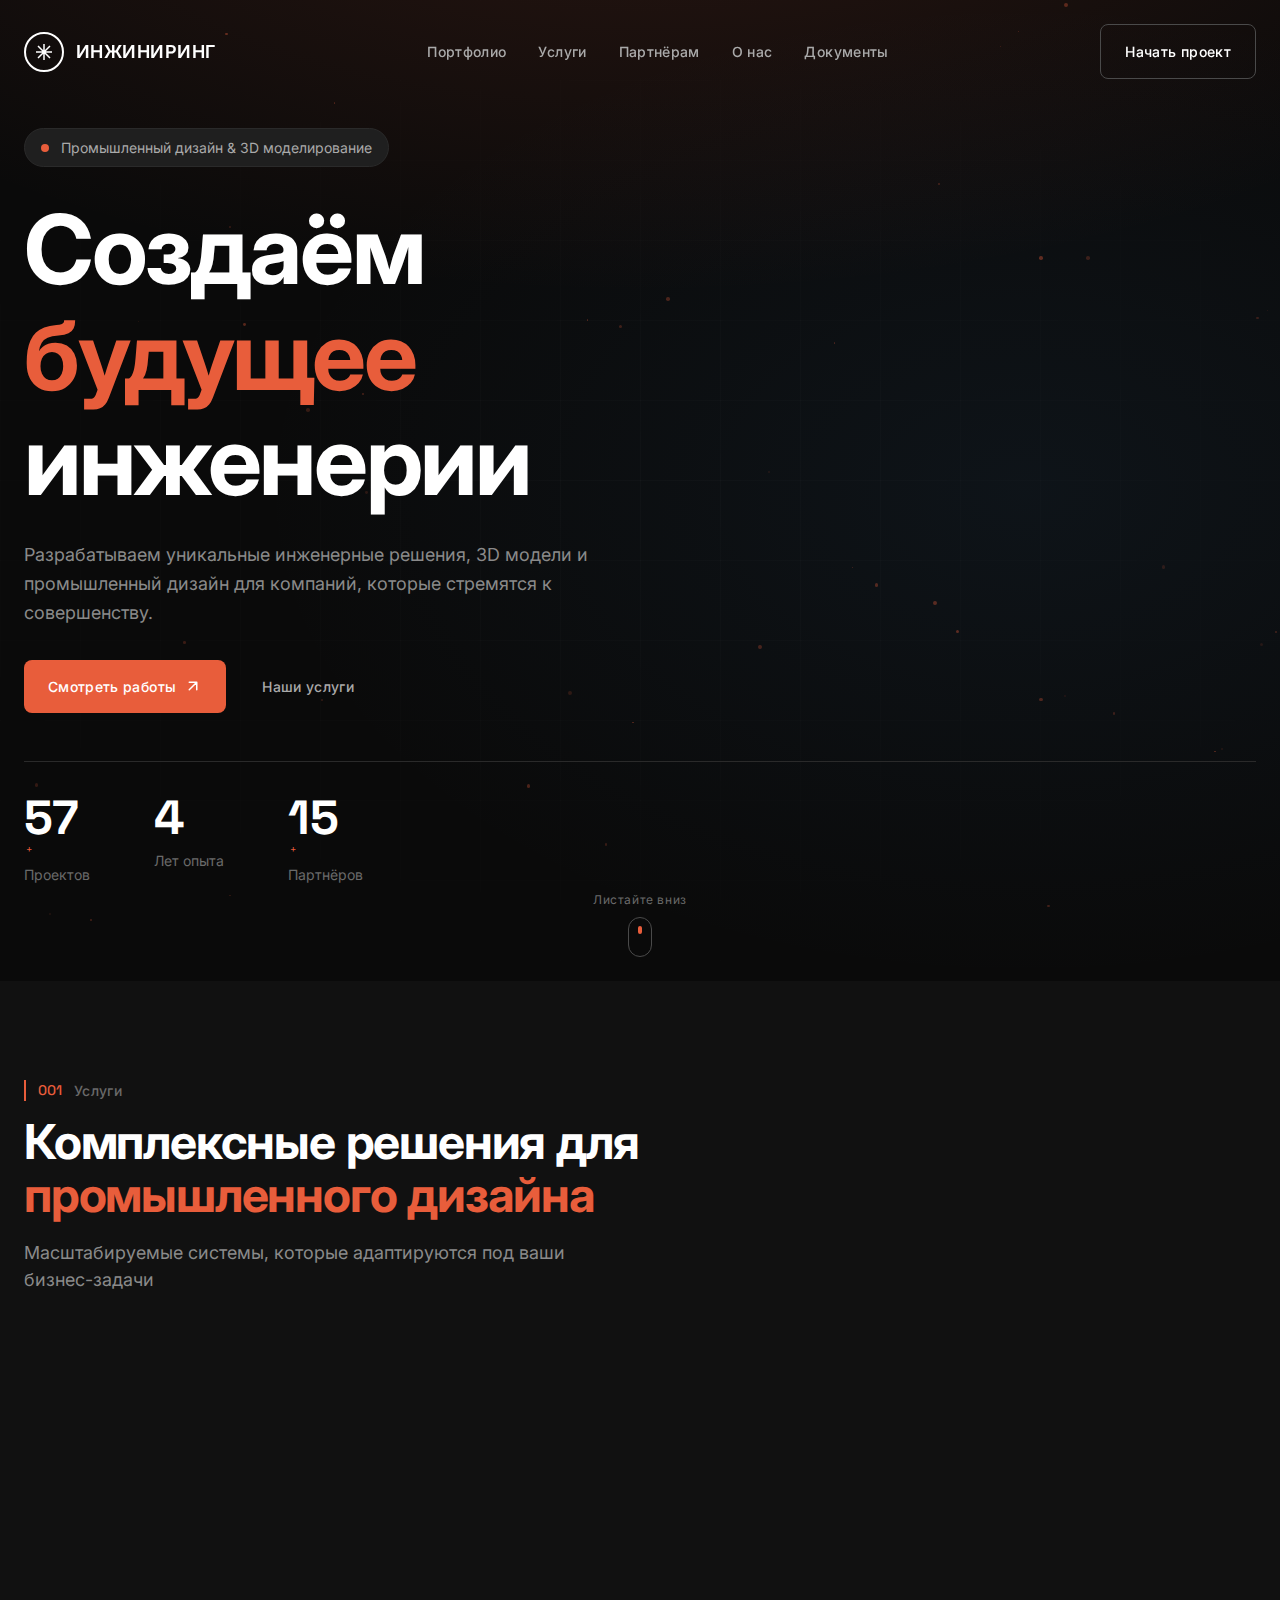
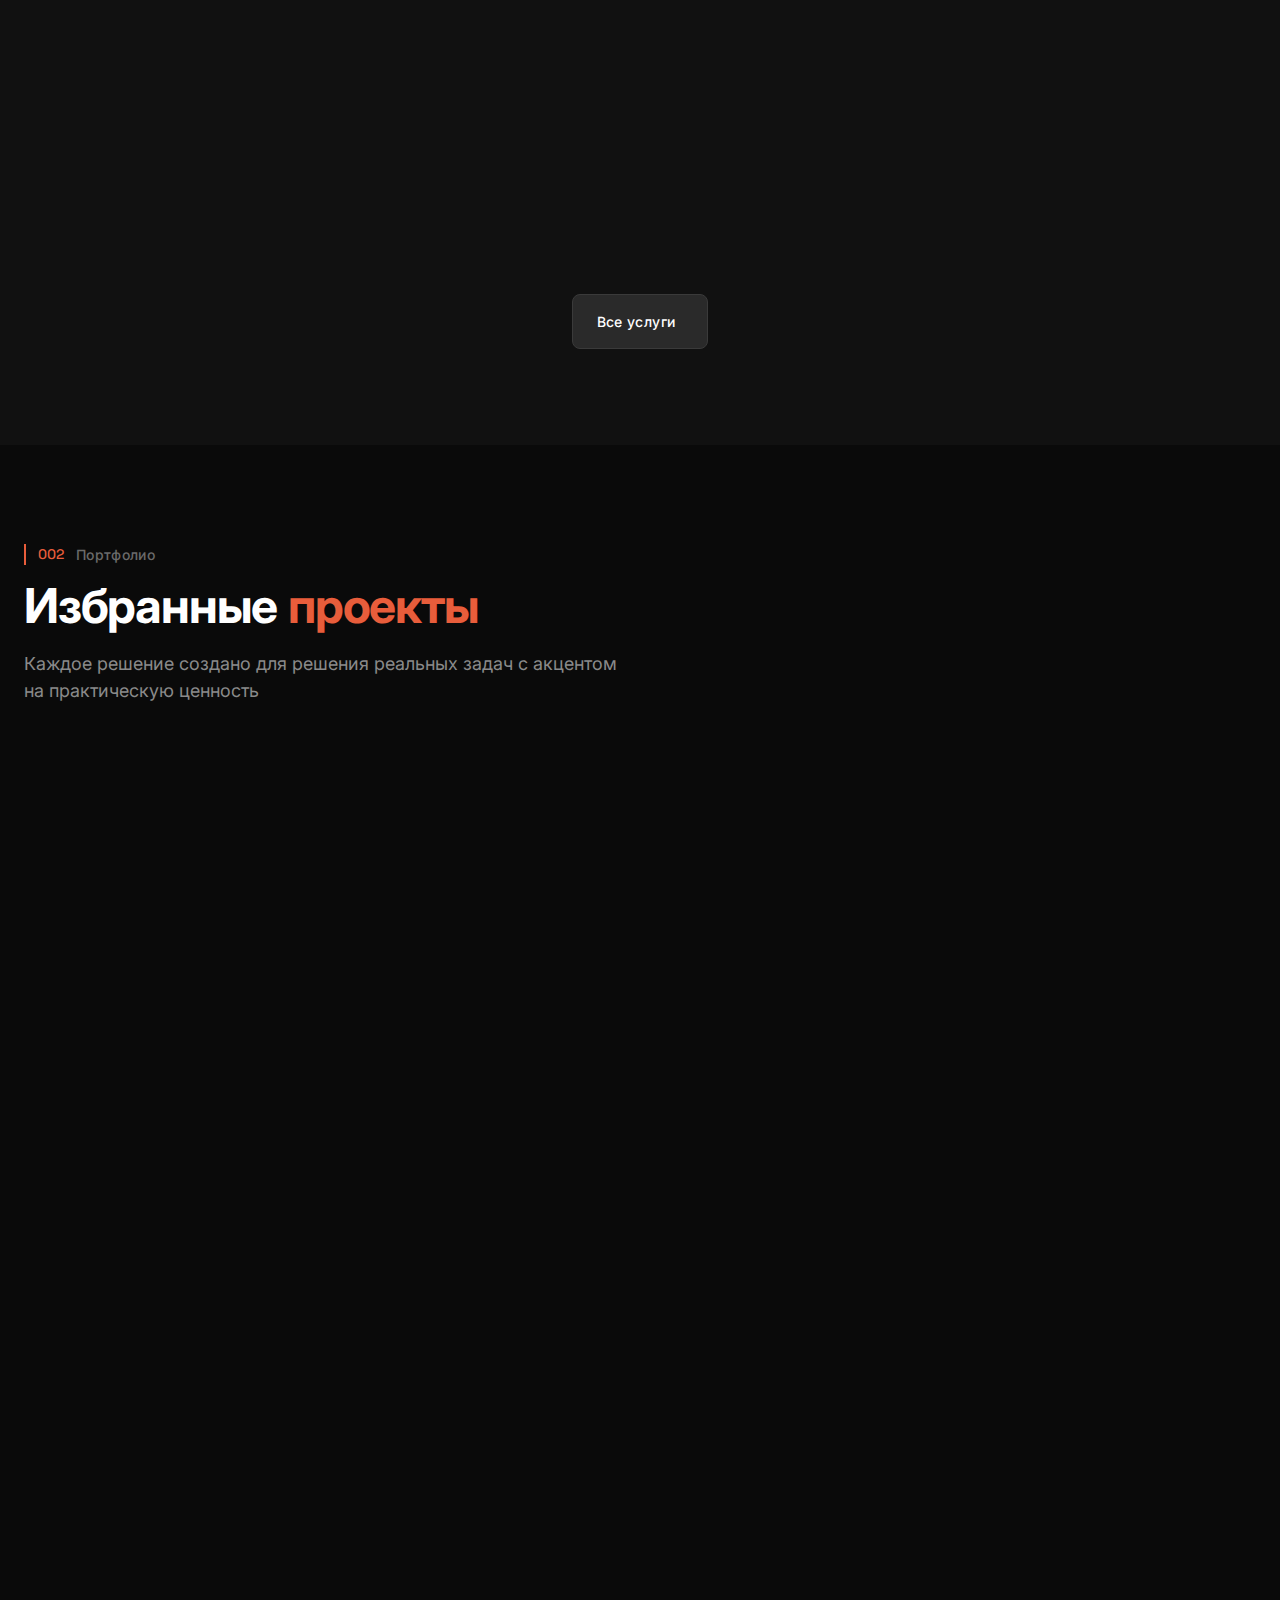
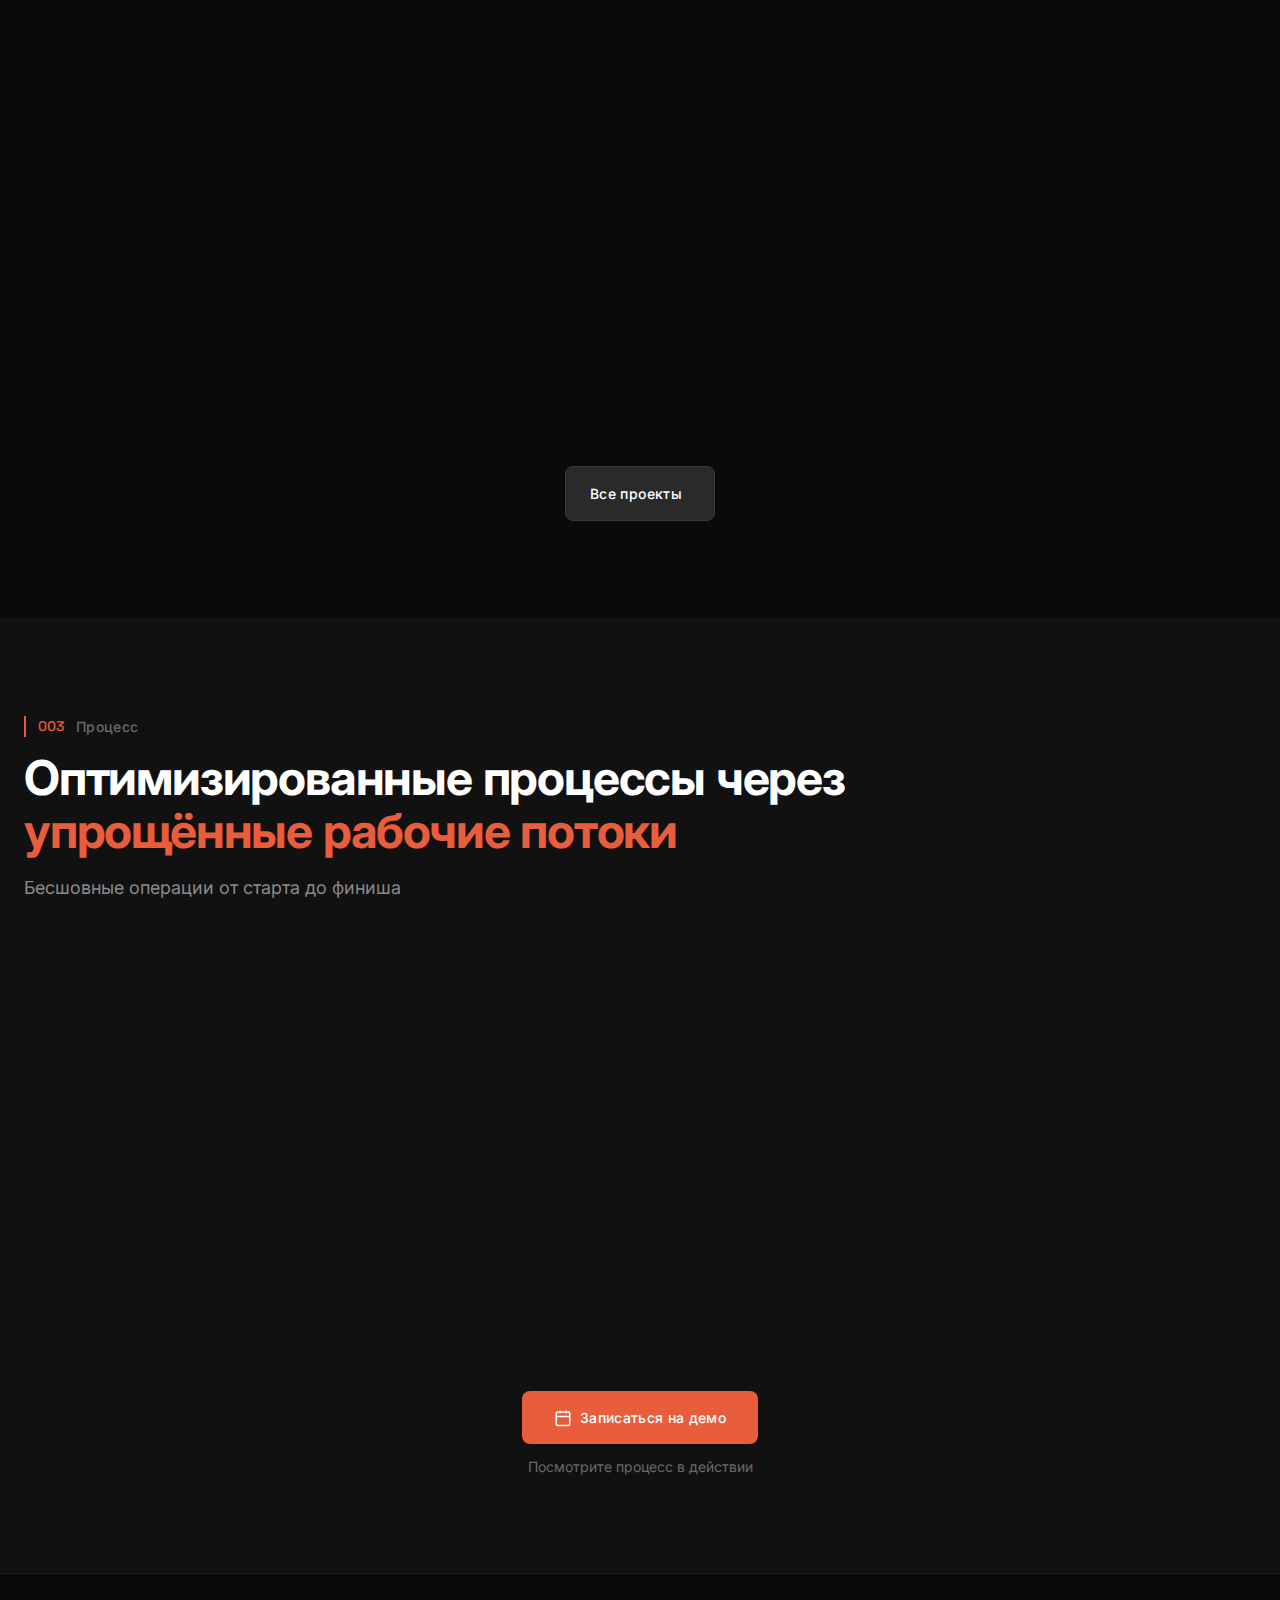
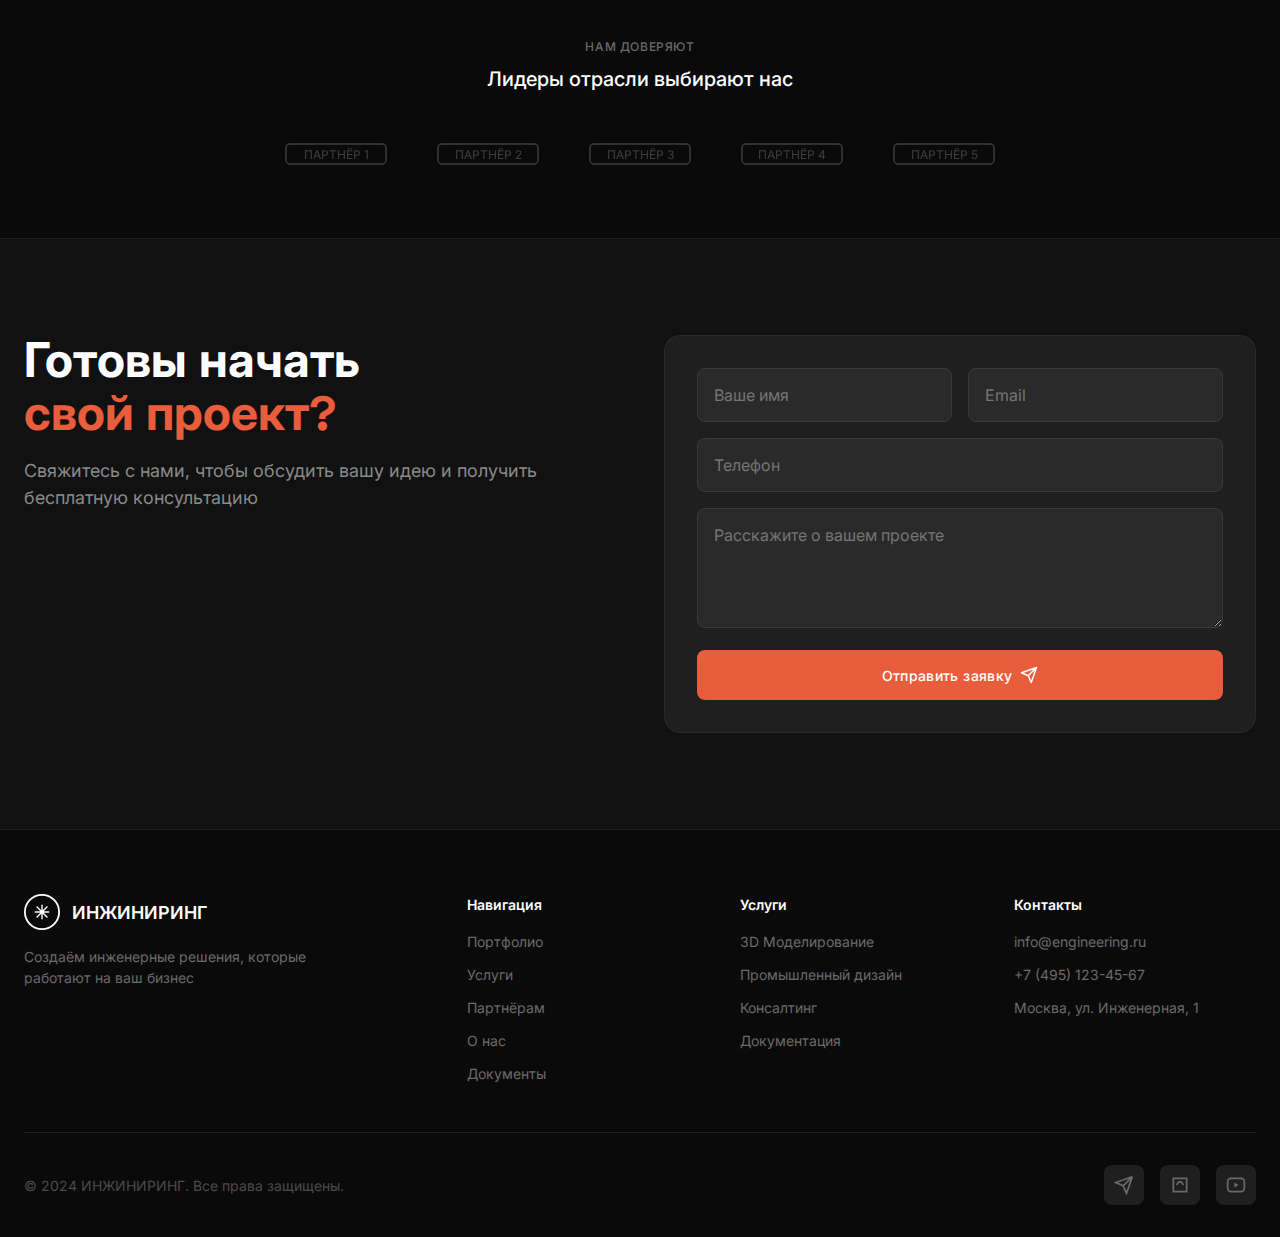
<file: index.html>
<!DOCTYPE html>
<html lang="ru">
<head>
    <meta charset="UTF-8">
    <meta name="viewport" content="width=device-width, initial-scale=1.0">
    <title>ИНЖИНИРИНГ — Промышленный дизайн и 3D моделирование</title>
    <link rel="stylesheet" href="css/style.css">
    <link rel="stylesheet" href="css/animations.css">
    <link rel="preconnect" href="https://fonts.googleapis.com">
    <link rel="preconnect" href="https://fonts.gstatic.com" crossorigin>
    <link href="https://fonts.googleapis.com/css2?family=Inter:wght@300;400;500;600;700&family=Space+Grotesk:wght@400;500;600;700&display=swap" rel="stylesheet">
</head>
<body>
    <!-- Loader -->
    <div class="loader" id="loader">
        <div class="loader-inner">
            <div class="loader-line"></div>
            <span class="loader-text">ЗАГРУЗКА</span>
        </div>
    </div>

    <!-- Cursor -->
    <div class="cursor" id="cursor"></div>
    <div class="cursor-follower" id="cursor-follower"></div>

    <!-- Navigation -->
    <header class="header" id="header">
        <div class="header-container">
            <a href="index.html" class="logo">
                <svg class="logo-icon" viewBox="0 0 40 40" fill="none" xmlns="http://www.w3.org/2000/svg">
                    <circle cx="20" cy="20" r="19" stroke="currentColor" stroke-width="2"/>
                    <path d="M12 20H28M20 12V28M14 14L26 26M26 14L14 26" stroke="currentColor" stroke-width="1.5"/>
                </svg>
                <span class="logo-text">ИНЖИНИРИНГ</span>
            </a>
            
            <nav class="nav-desktop">
                <a href="portfolio.html" class="nav-link">Портфолио</a>
                <a href="services.html" class="nav-link">Услуги</a>
                <a href="partners.html" class="nav-link">Партнёрам</a>
                <a href="about.html" class="nav-link">О нас</a>
                <a href="documents.html" class="nav-link">Документы</a>
            </nav>

            <div class="header-actions">
                <a href="#contact" class="btn btn-outline">Начать проект</a>
                <button class="menu-toggle" id="menuToggle" aria-label="Меню">
                    <span></span>
                    <span></span>
                </button>
            </div>
        </div>
    </header>

    <!-- Mobile Menu -->
    <div class="mobile-menu" id="mobileMenu">
        <div class="mobile-menu-content">
            <nav class="mobile-nav">
                <a href="index.html" class="mobile-nav-link active">
                    <span class="nav-number">01</span>
                    <span class="nav-title">Главная</span>
                </a>
                <a href="portfolio.html" class="mobile-nav-link">
                    <span class="nav-number">02</span>
                    <span class="nav-title">Портфолио</span>
                </a>
                <a href="services.html" class="mobile-nav-link">
                    <span class="nav-number">03</span>
                    <span class="nav-title">Услуги</span>
                </a>
                <a href="partners.html" class="mobile-nav-link">
                    <span class="nav-number">04</span>
                    <span class="nav-title">Партнёрам</span>
                </a>
                <a href="about.html" class="mobile-nav-link">
                    <span class="nav-number">05</span>
                    <span class="nav-title">О нас</span>
                </a>
                <a href="documents.html" class="mobile-nav-link">
                    <span class="nav-number">06</span>
                    <span class="nav-title">Документы</span>
                </a>
            </nav>
            <div class="mobile-menu-footer">
                <a href="mailto:info@engineering.ru" class="mobile-contact">info@engineering.ru</a>
                <a href="tel:+74951234567" class="mobile-contact">+7 (495) 123-45-67</a>
            </div>
        </div>
    </div>

    <!-- Hero Section -->
    <section class="hero">
        <div class="hero-background">
            <div class="hero-gradient"></div>
            <div class="hero-grid"></div>
            <div class="hero-particles" id="particles"></div>
        </div>
        
        <div class="hero-content">
            <div class="hero-label animate-fade-up">
                <span class="label-dot"></span>
                <span>Промышленный дизайн & 3D моделирование</span>
            </div>
            
            <h1 class="hero-title animate-fade-up delay-1">
                <span class="title-line">Создаём</span>
                <span class="title-line title-accent">будущее</span>
                <span class="title-line">инженерии</span>
            </h1>
            
            <p class="hero-description animate-fade-up delay-2">
                Разрабатываем уникальные инженерные решения, 3D модели и промышленный дизайн для компаний, которые стремятся к совершенству.
            </p>
            
            <div class="hero-actions animate-fade-up delay-3">
                <a href="portfolio.html" class="btn btn-primary">
                    <span>Смотреть работы</span>
                    <svg class="btn-icon" viewBox="0 0 24 24" fill="none">
                        <path d="M7 17L17 7M17 7H7M17 7V17" stroke="currentColor" stroke-width="2" stroke-linecap="round" stroke-linejoin="round"/>
                    </svg>
                </a>
                <a href="#services" class="btn btn-ghost">
                    <span>Наши услуги</span>
                </a>
            </div>
        </div>

        <div class="hero-stats">
            <div class="stat-item animate-fade-up delay-4">
                <span class="stat-number" data-count="150">0</span>
                <span class="stat-plus">+</span>
                <span class="stat-label">Проектов</span>
            </div>
            <div class="stat-item animate-fade-up delay-5">
                <span class="stat-number" data-count="12">0</span>
                <span class="stat-label">Лет опыта</span>
            </div>
            <div class="stat-item animate-fade-up delay-6">
                <span class="stat-number" data-count="40">0</span>
                <span class="stat-plus">+</span>
                <span class="stat-label">Партнёров</span>
            </div>
        </div>

        <div class="hero-scroll">
            <span>Листайте вниз</span>
            <div class="scroll-indicator">
                <div class="scroll-dot"></div>
            </div>
        </div>
    </section>

    <!-- Services Preview Section -->
    <section class="services-preview" id="services">
        <div class="container">
            <div class="section-header">
                <div class="section-label">
                    <span class="label-number">001</span>
                    <span class="label-text">Услуги</span>
                </div>
                <h2 class="section-title">
                    Комплексные решения для <br>
                    <span class="text-accent">промышленного дизайна</span>
                </h2>
                <p class="section-description">
                    Масштабируемые системы, которые адаптируются под ваши бизнес-задачи
                </p>
            </div>

            <div class="services-grid">
                <article class="service-card service-card-featured" data-service="1">
                    <div class="service-number">01</div>
                    <div class="service-icon">
                        <svg viewBox="0 0 48 48" fill="none">
                            <path d="M24 4L44 14V34L24 44L4 34V14L24 4Z" stroke="currentColor" stroke-width="2"/>
                            <path d="M24 24L44 14M24 24L4 14M24 24V44" stroke="currentColor" stroke-width="2"/>
                        </svg>
                    </div>
                    <h3 class="service-title">3D Моделирование</h3>
                    <p class="service-description">
                        Создание высокодетализированных 3D моделей для производства, визуализации и прототипирования.
                    </p>
                    <ul class="service-features">
                        <li>CAD проектирование</li>
                        <li>Реверс-инжиниринг</li>
                        <li>Прототипирование</li>
                    </ul>
                    <a href="services.html#3d" class="service-link">
                        <span>Подробнее</span>
                        <svg viewBox="0 0 24 24" fill="none">
                            <path d="M7 17L17 7M17 7H7M17 7V17" stroke="currentColor" stroke-width="2"/>
                        </svg>
                    </a>
                </article>

                <article class="service-card" data-service="2">
                    <div class="service-number">02</div>
                    <div class="service-icon">
                        <svg viewBox="0 0 48 48" fill="none">
                            <rect x="6" y="6" width="36" height="36" rx="4" stroke="currentColor" stroke-width="2"/>
                            <path d="M6 18H42M18 6V42" stroke="currentColor" stroke-width="2"/>
                        </svg>
                    </div>
                    <h3 class="service-title">Промышленный дизайн</h3>
                    <p class="service-description">
                        Разработка эргономичных и эстетичных решений для промышленных изделий.
                    </p>
                    <a href="services.html#design" class="service-link">
                        <span>Подробнее</span>
                        <svg viewBox="0 0 24 24" fill="none">
                            <path d="M7 17L17 7M17 7H7M17 7V17" stroke="currentColor" stroke-width="2"/>
                        </svg>
                    </a>
                </article>

                <article class="service-card" data-service="3">
                    <div class="service-number">03</div>
                    <div class="service-icon">
                        <svg viewBox="0 0 48 48" fill="none">
                            <circle cx="24" cy="24" r="20" stroke="currentColor" stroke-width="2"/>
                            <path d="M24 14V24L32 32" stroke="currentColor" stroke-width="2" stroke-linecap="round"/>
                        </svg>
                    </div>
                    <h3 class="service-title">Инженерный консалтинг</h3>
                    <p class="service-description">
                        Экспертная поддержка на всех этапах разработки и производства.
                    </p>
                    <a href="services.html#consulting" class="service-link">
                        <span>Подробнее</span>
                        <svg viewBox="0 0 24 24" fill="none">
                            <path d="M7 17L17 7M17 7H7M17 7V17" stroke="currentColor" stroke-width="2"/>
                        </svg>
                    </a>
                </article>

                <article class="service-card" data-service="4">
                    <div class="service-number">04</div>
                    <div class="service-icon">
                        <svg viewBox="0 0 48 48" fill="none">
                            <path d="M8 40L24 8L40 40H8Z" stroke="currentColor" stroke-width="2" stroke-linejoin="round"/>
                            <path d="M24 28V32M24 36V36.01" stroke="currentColor" stroke-width="2" stroke-linecap="round"/>
                        </svg>
                    </div>
                    <h3 class="service-title">Техническая документация</h3>
                    <p class="service-description">
                        Разработка полного комплекта технической документации по ГОСТ и международным стандартам.
                    </p>
                    <a href="services.html#docs" class="service-link">
                        <span>Подробнее</span>
                        <svg viewBox="0 0 24 24" fill="none">
                            <path d="M7 17L17 7M17 7H7M17 7V17" stroke="currentColor" stroke-width="2"/>
                        </svg>
                    </a>
                </article>
            </div>

            <div class="services-cta">
                <a href="services.html" class="btn btn-secondary">
                    <span>Все услуги</span>
                    <svg viewBox="0 0 24 24" fill="none">
                        <path d="M5 12H19M19 12L12 5M19 12L12 19" stroke="currentColor" stroke-width="2"/>
                    </svg>
                </a>
            </div>
        </div>
    </section>

    <!-- Featured Projects Section -->
    <section class="featured-projects">
        <div class="container">
            <div class="section-header">
                <div class="section-label">
                    <span class="label-number">002</span>
                    <span class="label-text">Портфолио</span>
                </div>
                <h2 class="section-title">
                    Избранные <span class="text-accent">проекты</span>
                </h2>
                <p class="section-description">
                    Каждое решение создано для решения реальных задач с акцентом на практическую ценность
                </p>
            </div>

            <div class="projects-showcase">
                <article class="project-card project-card-large">
                    <div class="project-image">
                        <div class="project-image-placeholder">
                            <svg viewBox="0 0 120 120" fill="none">
                                <rect x="20" y="40" width="80" height="50" rx="4" stroke="currentColor" stroke-width="2"/>
                                <path d="M35 70L50 55L65 65L85 50" stroke="currentColor" stroke-width="2"/>
                                <circle cx="75" cy="55" r="8" stroke="currentColor" stroke-width="2"/>
                            </svg>
                        </div>
                        <div class="project-overlay">
                            <span class="project-view">Смотреть проект</span>
                        </div>
                    </div>
                    <div class="project-content">
                        <div class="project-meta">
                            <span class="project-category">3D Моделирование</span>
                            <span class="project-year">2024</span>
                        </div>
                        <h3 class="project-title">Neural Core</h3>
                        <p class="project-description">
                            Разработка комплексной системы умных продуктов, трансформирующих инфраструктуру
                        </p>
                        <div class="project-tags">
                            <span class="tag">CAD</span>
                            <span class="tag">Прототип</span>
                            <span class="tag">Производство</span>
                        </div>
                    </div>
                </article>

                <article class="project-card">
                    <div class="project-image">
                        <div class="project-image-placeholder">
                            <svg viewBox="0 0 120 120" fill="none">
                                <circle cx="60" cy="60" r="35" stroke="currentColor" stroke-width="2"/>
                                <path d="M60 35V60L80 75" stroke="currentColor" stroke-width="2"/>
                            </svg>
                        </div>
                        <div class="project-overlay">
                            <span class="project-view">Смотреть проект</span>
                        </div>
                    </div>
                    <div class="project-content">
                        <div class="project-meta">
                            <span class="project-category">Промышленный дизайн</span>
                            <span class="project-year">2024</span>
                        </div>
                        <h3 class="project-title">Chronos-M</h3>
                        <p class="project-description">
                            Корпоративная идентичность и каталог продукции
                        </p>
                    </div>
                </article>

                <article class="project-card">
                    <div class="project-image">
                        <div class="project-image-placeholder">
                            <svg viewBox="0 0 120 120" fill="none">
                                <rect x="25" y="25" width="70" height="70" stroke="currentColor" stroke-width="2"/>
                                <rect x="40" y="40" width="40" height="40" stroke="currentColor" stroke-width="2"/>
                            </svg>
                        </div>
                        <div class="project-overlay">
                            <span class="project-view">Смотреть проект</span>
                        </div>
                    </div>
                    <div class="project-content">
                        <div class="project-meta">
                            <span class="project-category">Инжиниринг</span>
                            <span class="project-year">2023</span>
                        </div>
                        <h3 class="project-title">PMR Group</h3>
                        <p class="project-description">
                            Ребрендинг и создание 3D моделей оборудования
                        </p>
                    </div>
                </article>

                <article class="project-card">
                    <div class="project-image">
                        <div class="project-image-placeholder">
                            <svg viewBox="0 0 120 120" fill="none">
                                <polygon points="60,20 100,50 100,90 60,100 20,90 20,50" stroke="currentColor" stroke-width="2" fill="none"/>
                            </svg>
                        </div>
                        <div class="project-overlay">
                            <span class="project-view">Смотреть проект</span>
                        </div>
                    </div>
                    <div class="project-content">
                        <div class="project-meta">
                            <span class="project-category">Документация</span>
                            <span class="project-year">2023</span>
                        </div>
                        <h3 class="project-title">Benarmo</h3>
                        <p class="project-description">
                            Создание технического каталога продукции
                        </p>
                    </div>
                </article>
            </div>

            <div class="projects-cta">
                <a href="portfolio.html" class="btn btn-secondary">
                    <span>Все проекты</span>
                    <svg viewBox="0 0 24 24" fill="none">
                        <path d="M5 12H19M19 12L12 5M19 12L12 19" stroke="currentColor" stroke-width="2"/>
                    </svg>
                </a>
            </div>
        </div>
    </section>

    <!-- Process Section -->
    <section class="process-section">
        <div class="container">
            <div class="section-header">
                <div class="section-label">
                    <span class="label-number">003</span>
                    <span class="label-text">Процесс</span>
                </div>
                <h2 class="section-title">
                    Оптимизированные процессы через <br>
                    <span class="text-accent">упрощённые рабочие потоки</span>
                </h2>
                <p class="section-description">
                    Бесшовные операции от старта до финиша
                </p>
            </div>

            <div class="process-timeline">
                <div class="process-step active" data-step="1">
                    <div class="step-indicator">
                        <span class="step-number">01</span>
                        <div class="step-line"></div>
                    </div>
                    <div class="step-content">
                        <h3 class="step-title">Анализ и планирование</h3>
                        <p class="step-description">
                            Изучаем вашу техническую базу и быстро конфигурируем идеальное решение. Одно подключение — и всё готово.
                        </p>
                        <div class="step-stat">
                            <span class="stat-value">30</span>
                            <span class="stat-unit">сек</span>
                            <span class="stat-desc">Среднее время подключения</span>
                        </div>
                    </div>
                </div>

                <div class="process-step" data-step="2">
                    <div class="step-indicator">
                        <span class="step-number">02</span>
                        <div class="step-line"></div>
                    </div>
                    <div class="step-content">
                        <h3 class="step-title">Проектирование</h3>
                        <p class="step-description">
                            Разрабатываем концепцию и создаём детализированные 3D модели с учётом всех технических требований.
                        </p>
                        <div class="step-stat">
                            <span class="stat-value">98</span>
                            <span class="stat-unit">%</span>
                            <span class="stat-desc">Точность моделей</span>
                        </div>
                    </div>
                </div>

                <div class="process-step" data-step="3">
                    <div class="step-indicator">
                        <span class="step-number">03</span>
                        <div class="step-line"></div>
                    </div>
                    <div class="step-content">
                        <h3 class="step-title">Производство</h3>
                        <p class="step-description">
                            Контролируем весь цикл производства от прототипа до серийного выпуска.
                        </p>
                        <div class="step-stat">
                            <span class="stat-value">2x</span>
                            <span class="stat-unit"></span>
                            <span class="stat-desc">Быстрее стандартных сроков</span>
                        </div>
                    </div>
                </div>

                <div class="process-step" data-step="4">
                    <div class="step-indicator">
                        <span class="step-number">04</span>
                    </div>
                    <div class="step-content">
                        <h3 class="step-title">Внедрение и поддержка</h3>
                        <p class="step-description">
                            Обеспечиваем полную техническую поддержку и сопровождение проекта на всех этапах.
                        </p>
                        <div class="step-stat">
                            <span class="stat-value">24/7</span>
                            <span class="stat-unit"></span>
                            <span class="stat-desc">Техническая поддержка</span>
                        </div>
                    </div>
                </div>
            </div>

            <div class="process-cta">
                <a href="#contact" class="btn btn-accent">
                    <svg viewBox="0 0 24 24" fill="none" class="btn-icon-left">
                        <rect x="3" y="4" width="18" height="18" rx="2" stroke="currentColor" stroke-width="2"/>
                        <path d="M16 2V6M8 2V6M3 10H21" stroke="currentColor" stroke-width="2"/>
                    </svg>
                    <span>Записаться на демо</span>
                </a>
                <span class="cta-hint">Посмотрите процесс в действии</span>
            </div>
        </div>
    </section>

    <!-- Partners Section -->
    <section class="partners-section">
        <div class="container">
            <div class="partners-header">
                <span class="partners-label">Нам доверяют</span>
                <h3 class="partners-title">Лидеры отрасли выбирают нас</h3>
            </div>
            <div class="partners-logos">
                <div class="partner-logo">
                    <svg viewBox="0 0 120 40" fill="none">
                        <rect x="10" y="10" width="100" height="20" rx="4" stroke="currentColor" stroke-width="1.5"/>
                        <text x="60" y="25" text-anchor="middle" fill="currentColor" font-size="12">ПАРТНЁР 1</text>
                    </svg>
                </div>
                <div class="partner-logo">
                    <svg viewBox="0 0 120 40" fill="none">
                        <rect x="10" y="10" width="100" height="20" rx="4" stroke="currentColor" stroke-width="1.5"/>
                        <text x="60" y="25" text-anchor="middle" fill="currentColor" font-size="12">ПАРТНЁР 2</text>
                    </svg>
                </div>
                <div class="partner-logo">
                    <svg viewBox="0 0 120 40" fill="none">
                        <rect x="10" y="10" width="100" height="20" rx="4" stroke="currentColor" stroke-width="1.5"/>
                        <text x="60" y="25" text-anchor="middle" fill="currentColor" font-size="12">ПАРТНЁР 3</text>
                    </svg>
                </div>
                <div class="partner-logo">
                    <svg viewBox="0 0 120 40" fill="none">
                        <rect x="10" y="10" width="100" height="20" rx="4" stroke="currentColor" stroke-width="1.5"/>
                        <text x="60" y="25" text-anchor="middle" fill="currentColor" font-size="12">ПАРТНЁР 4</text>
                    </svg>
                </div>
                <div class="partner-logo">
                    <svg viewBox="0 0 120 40" fill="none">
                        <rect x="10" y="10" width="100" height="20" rx="4" stroke="currentColor" stroke-width="1.5"/>
                        <text x="60" y="25" text-anchor="middle" fill="currentColor" font-size="12">ПАРТНЁР 5</text>
                    </svg>
                </div>
            </div>
        </div>
    </section>

    <!-- CTA Section -->
    <section class="cta-section" id="contact">
        <div class="container">
            <div class="cta-content">
                <div class="cta-text">
                    <h2 class="cta-title">
                        Готовы начать <br>
                        <span class="text-accent">свой проект?</span>
                    </h2>
                    <p class="cta-description">
                        Свяжитесь с нами, чтобы обсудить вашу идею и получить бесплатную консультацию
                    </p>
                </div>
                <form class="cta-form" id="contactForm">
                    <div class="form-row">
                        <div class="form-group">
                            <input type="text" id="name" name="name" placeholder="Ваше имя" required>
                            <label for="name">Имя</label>
                        </div>
                        <div class="form-group">
                            <input type="email" id="email" name="email" placeholder="Email" required>
                            <label for="email">Email</label>
                        </div>
                    </div>
                    <div class="form-group">
                        <input type="tel" id="phone" name="phone" placeholder="Телефон">
                        <label for="phone">Телефон</label>
                    </div>
                    <div class="form-group">
                        <textarea id="message" name="message" rows="4" placeholder="Расскажите о вашем проекте"></textarea>
                        <label for="message">Сообщение</label>
                    </div>
                    <button type="submit" class="btn btn-primary btn-full">
                        <span>Отправить заявку</span>
                        <svg viewBox="0 0 24 24" fill="none" class="btn-icon">
                            <path d="M22 2L11 13M22 2L15 22L11 13M22 2L2 9L11 13" stroke="currentColor" stroke-width="2" stroke-linecap="round" stroke-linejoin="round"/>
                        </svg>
                    </button>
                </form>
            </div>
        </div>
    </section>

    <!-- Footer -->
    <footer class="footer">
        <div class="container">
            <div class="footer-main">
                <div class="footer-brand">
                    <a href="index.html" class="footer-logo">
                        <svg class="logo-icon" viewBox="0 0 40 40" fill="none">
                            <circle cx="20" cy="20" r="19" stroke="currentColor" stroke-width="2"/>
                            <path d="M12 20H28M20 12V28M14 14L26 26M26 14L14 26" stroke="currentColor" stroke-width="1.5"/>
                        </svg>
                        <span>ИНЖИНИРИНГ</span>
                    </a>
                    <p class="footer-tagline">
                        Создаём инженерные решения, которые работают на ваш бизнес
                    </p>
                </div>

                <div class="footer-links">
                    <div class="footer-column">
                        <h4 class="footer-heading">Навигация</h4>
                        <nav class="footer-nav">
                            <a href="portfolio.html">Портфолио</a>
                            <a href="services.html">Услуги</a>
                            <a href="partners.html">Партнёрам</a>
                            <a href="about.html">О нас</a>
                            <a href="documents.html">Документы</a>
                        </nav>
                    </div>

                    <div class="footer-column">
                        <h4 class="footer-heading">Услуги</h4>
                        <nav class="footer-nav">
                            <a href="services.html#3d">3D Моделирование</a>
                            <a href="services.html#design">Промышленный дизайн</a>
                            <a href="services.html#consulting">Консалтинг</a>
                            <a href="services.html#docs">Документация</a>
                        </nav>
                    </div>

                    <div class="footer-column">
                        <h4 class="footer-heading">Контакты</h4>
                        <div class="footer-contacts">
                            <a href="mailto:info@engineering.ru">info@engineering.ru</a>
                            <a href="tel:+74951234567">+7 (495) 123-45-67</a>
                            <address>Москва, ул. Инженерная, 1</address>
                        </div>
                    </div>
                </div>
            </div>

            <div class="footer-bottom">
                <p class="copyright">© 2024 ИНЖИНИРИНГ. Все права защищены.</p>
                <div class="footer-social">
                    <a href="#" class="social-link" aria-label="Telegram">
                        <svg viewBox="0 0 24 24" fill="none">
                            <path d="M22 2L11 13M22 2L15 22L11 13M22 2L2 9L11 13" stroke="currentColor" stroke-width="2"/>
                        </svg>
                    </a>
                    <a href="#" class="social-link" aria-label="VK">
                        <svg viewBox="0 0 24 24" fill="none">
                            <path d="M4 4H20V20H4V4Z" stroke="currentColor" stroke-width="2"/>
                            <path d="M8 12C8 12 10 8 12 8C14 8 16 12 16 12" stroke="currentColor" stroke-width="2"/>
                        </svg>
                    </a>
                    <a href="#" class="social-link" aria-label="YouTube">
                        <svg viewBox="0 0 24 24" fill="none">
                            <rect x="2" y="4" width="20" height="16" rx="4" stroke="currentColor" stroke-width="2"/>
                            <path d="M10 9L15 12L10 15V9Z" fill="currentColor"/>
                        </svg>
                    </a>
                </div>
            </div>
        </div>
    </footer>

    <script src="js/main.js"></script>
</body>
</html>
</file>
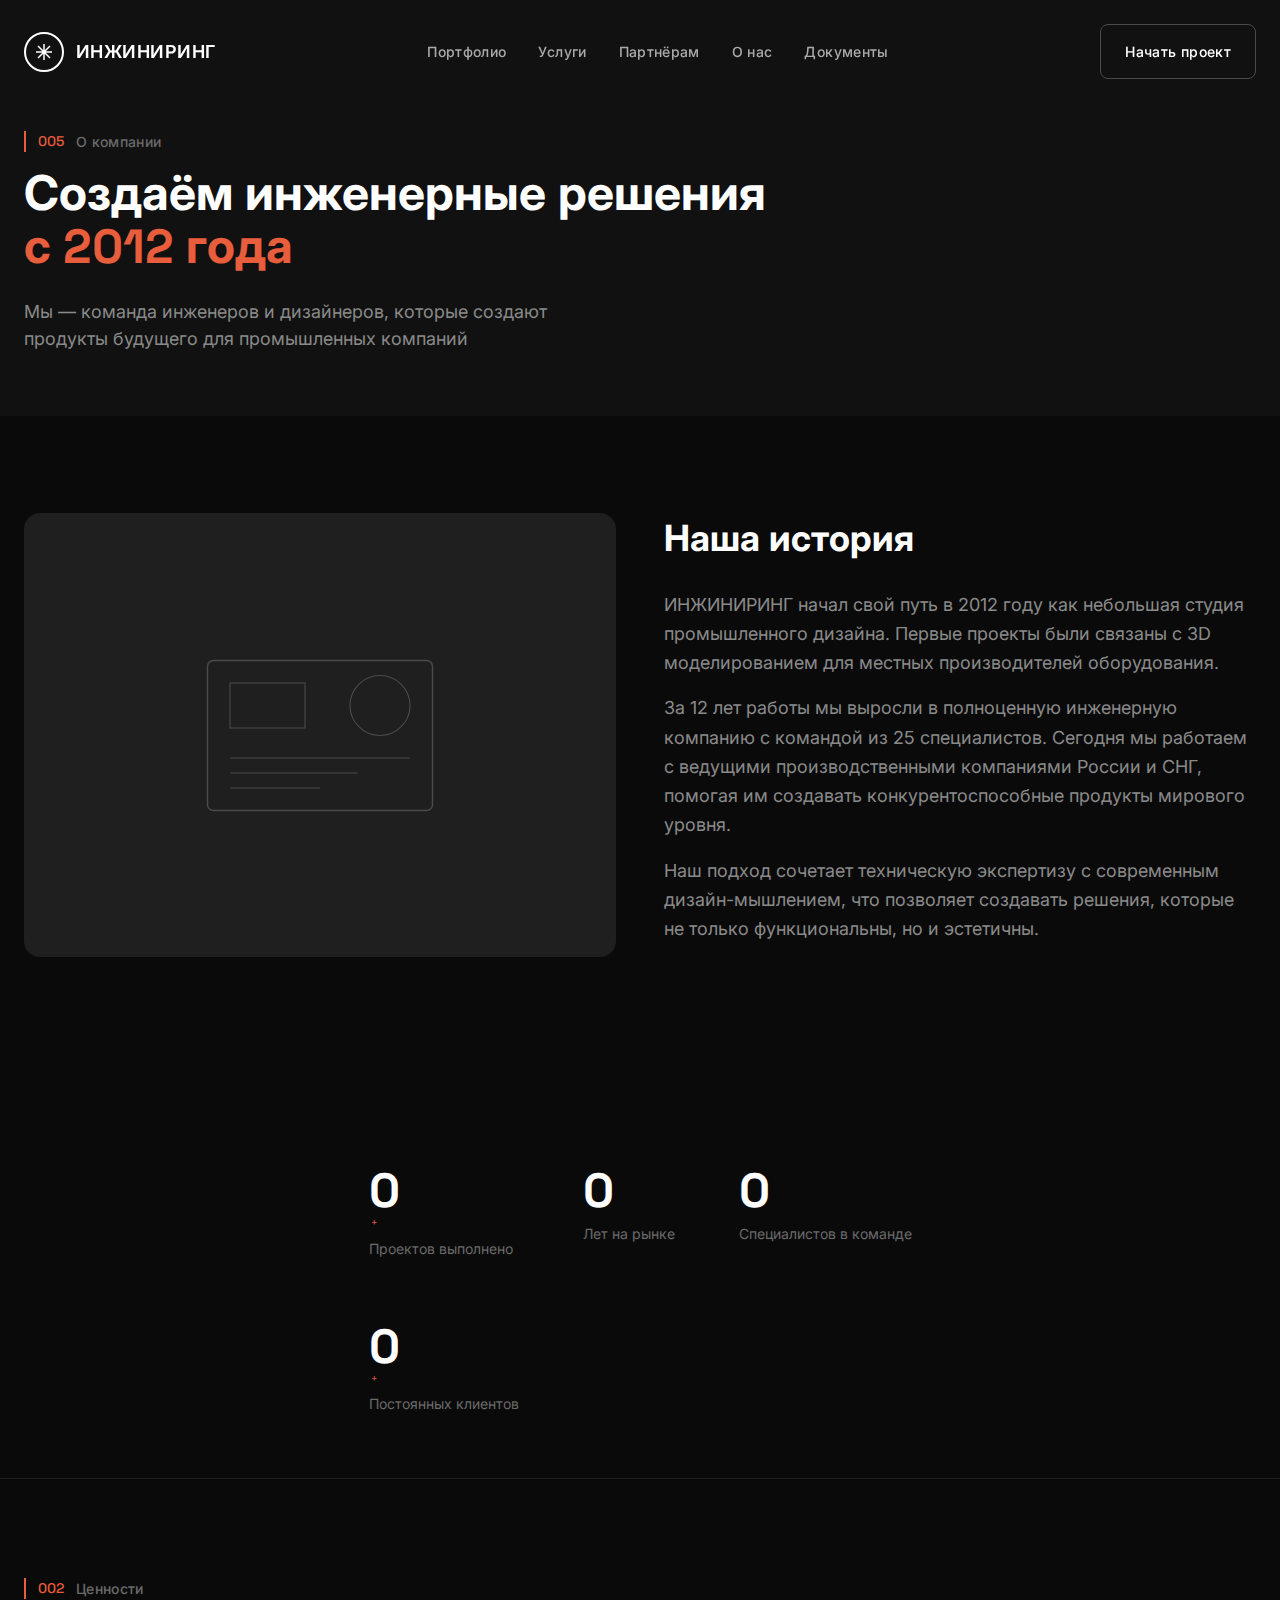
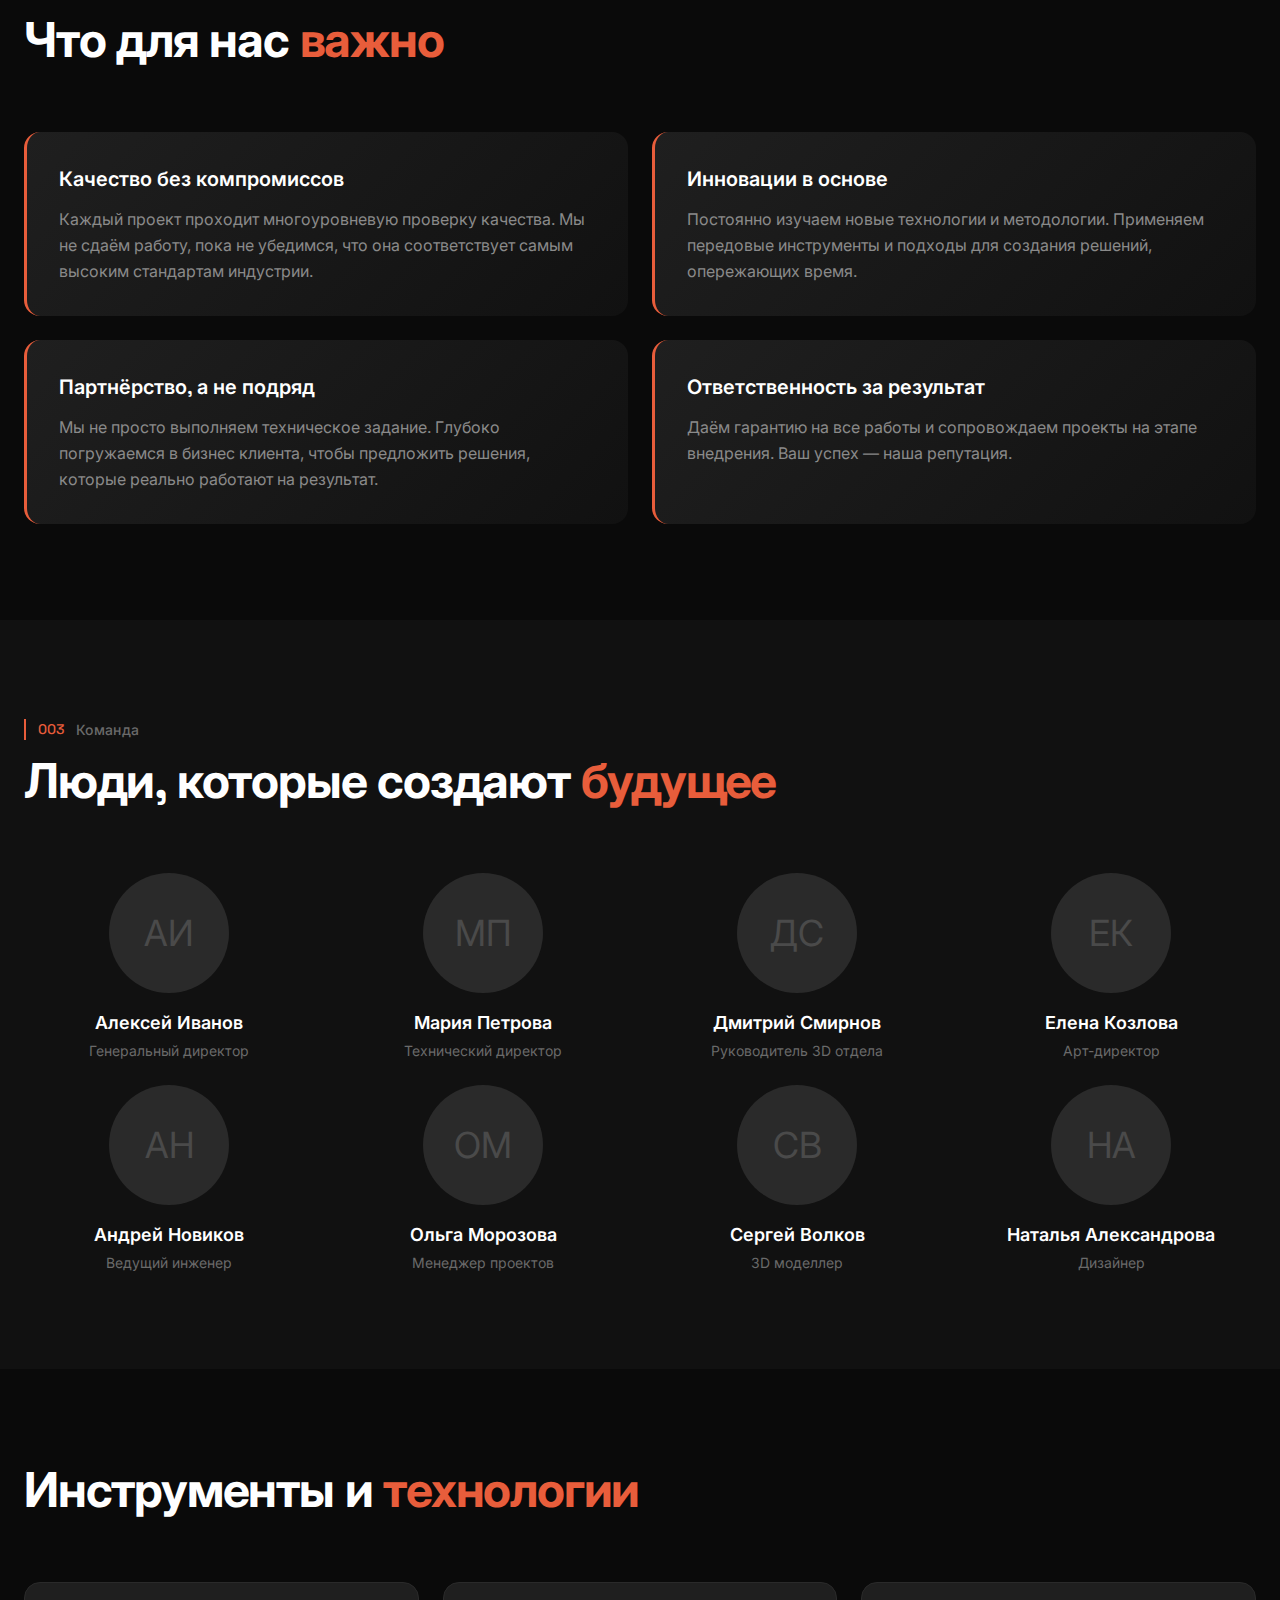
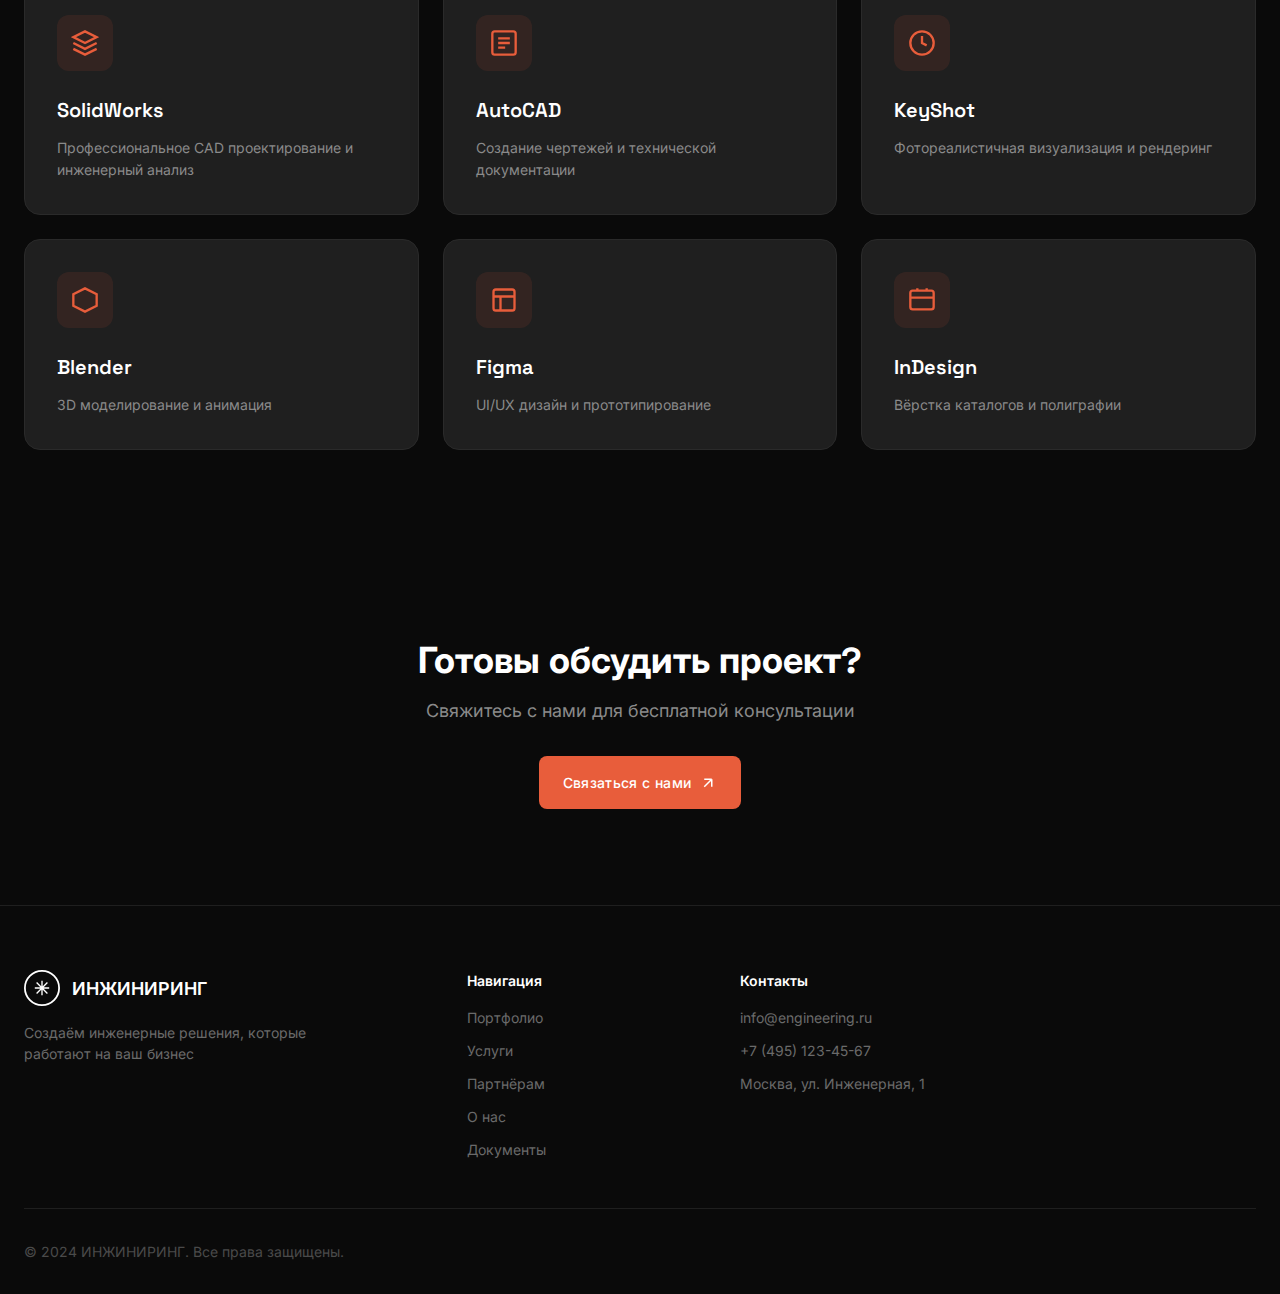
<file: about.html>
<!DOCTYPE html>
<html lang="ru">
<head>
    <meta charset="UTF-8">
    <meta name="viewport" content="width=device-width, initial-scale=1.0">
    <title>О компании — ИНЖИНИРИНГ</title>
    <link rel="stylesheet" href="css/style.css">
    <link rel="stylesheet" href="css/animations.css">
    <link rel="stylesheet" href="css/pages.css">
    <link rel="preconnect" href="https://fonts.googleapis.com">
    <link rel="preconnect" href="https://fonts.gstatic.com" crossorigin>
    <link href="https://fonts.googleapis.com/css2?family=Inter:wght@300;400;500;600;700&family=Space+Grotesk:wght@400;500;600;700&display=swap" rel="stylesheet">
</head>
<body>
    <!-- Cursor -->
    <div class="cursor" id="cursor"></div>
    <div class="cursor-follower" id="cursor-follower"></div>

    <!-- Header -->
    <header class="header" id="header">
        <div class="header-container">
            <a href="index.html" class="logo">
                <svg class="logo-icon" viewBox="0 0 40 40" fill="none">
                    <circle cx="20" cy="20" r="19" stroke="currentColor" stroke-width="2"/>
                    <path d="M12 20H28M20 12V28M14 14L26 26M26 14L14 26" stroke="currentColor" stroke-width="1.5"/>
                </svg>
                <span class="logo-text">ИНЖИНИРИНГ</span>
            </a>
            
            <nav class="nav-desktop">
                <a href="portfolio.html" class="nav-link">Портфолио</a>
                <a href="services.html" class="nav-link">Услуги</a>
                <a href="partners.html" class="nav-link">Партнёрам</a>
                <a href="about.html" class="nav-link active">О нас</a>
                <a href="documents.html" class="nav-link">Документы</a>
            </nav>

            <div class="header-actions">
                <a href="index.html#contact" class="btn btn-outline">Начать проект</a>
                <button class="menu-toggle" id="menuToggle" aria-label="Меню">
                    <span></span>
                    <span></span>
                </button>
            </div>
        </div>
    </header>

    <!-- Mobile Menu -->
    <div class="mobile-menu" id="mobileMenu">
        <div class="mobile-menu-content">
            <nav class="mobile-nav">
                <a href="index.html" class="mobile-nav-link">
                    <span class="nav-number">01</span>
                    <span class="nav-title">Главная</span>
                </a>
                <a href="portfolio.html" class="mobile-nav-link">
                    <span class="nav-number">02</span>
                    <span class="nav-title">Портфолио</span>
                </a>
                <a href="services.html" class="mobile-nav-link">
                    <span class="nav-number">03</span>
                    <span class="nav-title">Услуги</span>
                </a>
                <a href="partners.html" class="mobile-nav-link">
                    <span class="nav-number">04</span>
                    <span class="nav-title">Партнёрам</span>
                </a>
                <a href="about.html" class="mobile-nav-link active">
                    <span class="nav-number">05</span>
                    <span class="nav-title">О нас</span>
                </a>
                <a href="documents.html" class="mobile-nav-link">
                    <span class="nav-number">06</span>
                    <span class="nav-title">Документы</span>
                </a>
            </nav>
        </div>
    </div>

    <!-- Hero Section -->
    <section class="page-hero">
        <div class="container">
            <div class="page-hero-content">
                <div class="section-label animate-fade-up">
                    <span class="label-number">005</span>
                    <span class="label-text">О компании</span>
                </div>
                <h1 class="page-hero-title animate-fade-up delay-1">
                    Создаём инженерные решения <br>
                    <span class="text-accent">с 2012 года</span>
                </h1>
                <p class="page-hero-desc animate-fade-up delay-2">
                    Мы — команда инженеров и дизайнеров, которые создают продукты будущего для промышленных компаний
                </p>
            </div>
        </div>
    </section>

    <!-- About Intro -->
    <section class="about-intro">
        <div class="container">
            <div class="about-image">
                <svg viewBox="0 0 400 300" fill="none">
                    <rect x="50" y="50" width="300" height="200" rx="8" stroke="currentColor" stroke-width="2"/>
                    <rect x="80" y="80" width="100" height="60" stroke="currentColor" stroke-width="1.5"/>
                    <circle cx="280" cy="110" r="40" stroke="currentColor" stroke-width="1.5"/>
                    <path d="M80 180H320" stroke="currentColor" stroke-width="1.5"/>
                    <path d="M80 200H250" stroke="currentColor" stroke-width="1.5"/>
                    <path d="M80 220H200" stroke="currentColor" stroke-width="1.5"/>
                </svg>
            </div>
            <div class="about-content">
                <h2>Наша история</h2>
                <p>
                    ИНЖИНИРИНГ начал свой путь в 2012 году как небольшая студия промышленного дизайна. 
                    Первые проекты были связаны с 3D моделированием для местных производителей оборудования.
                </p>
                <p>
                    За 12 лет работы мы выросли в полноценную инженерную компанию с командой из 25 специалистов. 
                    Сегодня мы работаем с ведущими производственными компаниями России и СНГ, 
                    помогая им создавать конкурентоспособные продукты мирового уровня.
                </p>
                <p>
                    Наш подход сочетает техническую экспертизу с современным дизайн-мышлением, 
                    что позволяет создавать решения, которые не только функциональны, но и эстетичны.
                </p>
            </div>
        </div>
    </section>

    <!-- Stats Section -->
    <section class="partners-section" style="border-top: none;">
        <div class="container">
            <div class="hero-stats" style="justify-content: center; border-top: none; padding-top: 0;">
                <div class="stat-item">
                    <span class="stat-number" data-count="150">0</span>
                    <span class="stat-plus">+</span>
                    <span class="stat-label">Проектов выполнено</span>
                </div>
                <div class="stat-item">
                    <span class="stat-number" data-count="12">0</span>
                    <span class="stat-label">Лет на рынке</span>
                </div>
                <div class="stat-item">
                    <span class="stat-number" data-count="25">0</span>
                    <span class="stat-label">Специалистов в команде</span>
                </div>
                <div class="stat-item">
                    <span class="stat-number" data-count="40">0</span>
                    <span class="stat-plus">+</span>
                    <span class="stat-label">Постоянных клиентов</span>
                </div>
            </div>
        </div>
    </section>

    <!-- Values Section -->
    <section class="values-section">
        <div class="container">
            <div class="section-header">
                <div class="section-label">
                    <span class="label-number">002</span>
                    <span class="label-text">Ценности</span>
                </div>
                <h2 class="section-title">
                    Что для нас <span class="text-accent">важно</span>
                </h2>
            </div>

            <div class="values-grid">
                <article class="value-card">
                    <h3 class="value-title">Качество без компромиссов</h3>
                    <p class="value-text">
                        Каждый проект проходит многоуровневую проверку качества. Мы не сдаём работу, 
                        пока не убедимся, что она соответствует самым высоким стандартам индустрии.
                    </p>
                </article>

                <article class="value-card">
                    <h3 class="value-title">Инновации в основе</h3>
                    <p class="value-text">
                        Постоянно изучаем новые технологии и методологии. Применяем передовые инструменты 
                        и подходы для создания решений, опережающих время.
                    </p>
                </article>

                <article class="value-card">
                    <h3 class="value-title">Партнёрство, а не подряд</h3>
                    <p class="value-text">
                        Мы не просто выполняем техническое задание. Глубоко погружаемся в бизнес клиента, 
                        чтобы предложить решения, которые реально работают на результат.
                    </p>
                </article>

                <article class="value-card">
                    <h3 class="value-title">Ответственность за результат</h3>
                    <p class="value-text">
                        Даём гарантию на все работы и сопровождаем проекты на этапе внедрения. 
                        Ваш успех — наша репутация.
                    </p>
                </article>
            </div>
        </div>
    </section>

    <!-- Team Section -->
    <section class="team-section">
        <div class="container">
            <div class="section-header">
                <div class="section-label">
                    <span class="label-number">003</span>
                    <span class="label-text">Команда</span>
                </div>
                <h2 class="section-title">
                    Люди, которые создают <span class="text-accent">будущее</span>
                </h2>
            </div>

            <div class="team-grid">
                <article class="team-card">
                    <div class="team-avatar">АИ</div>
                    <h3 class="team-name">Алексей Иванов</h3>
                    <p class="team-role">Генеральный директор</p>
                </article>

                <article class="team-card">
                    <div class="team-avatar">МП</div>
                    <h3 class="team-name">Мария Петрова</h3>
                    <p class="team-role">Технический директор</p>
                </article>

                <article class="team-card">
                    <div class="team-avatar">ДС</div>
                    <h3 class="team-name">Дмитрий Смирнов</h3>
                    <p class="team-role">Руководитель 3D отдела</p>
                </article>

                <article class="team-card">
                    <div class="team-avatar">ЕК</div>
                    <h3 class="team-name">Елена Козлова</h3>
                    <p class="team-role">Арт-директор</p>
                </article>

                <article class="team-card">
                    <div class="team-avatar">АН</div>
                    <h3 class="team-name">Андрей Новиков</h3>
                    <p class="team-role">Ведущий инженер</p>
                </article>

                <article class="team-card">
                    <div class="team-avatar">ОМ</div>
                    <h3 class="team-name">Ольга Морозова</h3>
                    <p class="team-role">Менеджер проектов</p>
                </article>

                <article class="team-card">
                    <div class="team-avatar">СВ</div>
                    <h3 class="team-name">Сергей Волков</h3>
                    <p class="team-role">3D моделлер</p>
                </article>

                <article class="team-card">
                    <div class="team-avatar">НА</div>
                    <h3 class="team-name">Наталья Александрова</h3>
                    <p class="team-role">Дизайнер</p>
                </article>
            </div>
        </div>
    </section>

    <!-- Technologies Section -->
    <section class="benefits-section">
        <div class="container">
            <div class="section-header">
                <h2 class="section-title">
                    Инструменты и <span class="text-accent">технологии</span>
                </h2>
            </div>

            <div class="benefits-grid">
                <article class="benefit-card">
                    <div class="benefit-icon">
                        <svg viewBox="0 0 24 24" fill="none">
                            <path d="M12 2L2 7L12 12L22 7L12 2Z" stroke="currentColor" stroke-width="2"/>
                            <path d="M2 17L12 22L22 17" stroke="currentColor" stroke-width="2"/>
                            <path d="M2 12L12 17L22 12" stroke="currentColor" stroke-width="2"/>
                        </svg>
                    </div>
                    <h3 class="benefit-title">SolidWorks</h3>
                    <p class="benefit-text">Профессиональное CAD проектирование и инженерный анализ</p>
                </article>

                <article class="benefit-card">
                    <div class="benefit-icon">
                        <svg viewBox="0 0 24 24" fill="none">
                            <rect x="2" y="2" width="20" height="20" rx="2" stroke="currentColor" stroke-width="2"/>
                            <path d="M7 8H17M7 12H17M7 16H13" stroke="currentColor" stroke-width="2"/>
                        </svg>
                    </div>
                    <h3 class="benefit-title">AutoCAD</h3>
                    <p class="benefit-text">Создание чертежей и технической документации</p>
                </article>

                <article class="benefit-card">
                    <div class="benefit-icon">
                        <svg viewBox="0 0 24 24" fill="none">
                            <circle cx="12" cy="12" r="10" stroke="currentColor" stroke-width="2"/>
                            <path d="M12 6V12L16 14" stroke="currentColor" stroke-width="2"/>
                        </svg>
                    </div>
                    <h3 class="benefit-title">KeyShot</h3>
                    <p class="benefit-text">Фотореалистичная визуализация и рендеринг</p>
                </article>

                <article class="benefit-card">
                    <div class="benefit-icon">
                        <svg viewBox="0 0 24 24" fill="none">
                            <path d="M12 2L2 7V17L12 22L22 17V7L12 2Z" stroke="currentColor" stroke-width="2"/>
                        </svg>
                    </div>
                    <h3 class="benefit-title">Blender</h3>
                    <p class="benefit-text">3D моделирование и анимация</p>
                </article>

                <article class="benefit-card">
                    <div class="benefit-icon">
                        <svg viewBox="0 0 24 24" fill="none">
                            <rect x="3" y="3" width="18" height="18" rx="2" stroke="currentColor" stroke-width="2"/>
                            <path d="M3 9H21M9 21V9" stroke="currentColor" stroke-width="2"/>
                        </svg>
                    </div>
                    <h3 class="benefit-title">Figma</h3>
                    <p class="benefit-text">UI/UX дизайн и прототипирование</p>
                </article>

                <article class="benefit-card">
                    <div class="benefit-icon">
                        <svg viewBox="0 0 24 24" fill="none">
                            <rect x="2" y="4" width="20" height="16" rx="2" stroke="currentColor" stroke-width="2"/>
                            <path d="M8 4V2M16 4V2M2 10H22" stroke="currentColor" stroke-width="2"/>
                        </svg>
                    </div>
                    <h3 class="benefit-title">InDesign</h3>
                    <p class="benefit-text">Вёрстка каталогов и полиграфии</p>
                </article>
            </div>
        </div>
    </section>

    <!-- CTA Section -->
    <section class="page-cta">
        <div class="container">
            <div class="cta-inner">
                <h2 class="cta-title">Готовы обсудить проект?</h2>
                <p class="cta-text">Свяжитесь с нами для бесплатной консультации</p>
                <a href="index.html#contact" class="btn btn-primary">
                    <span>Связаться с нами</span>
                    <svg viewBox="0 0 24 24" fill="none" class="btn-icon">
                        <path d="M7 17L17 7M17 7H7M17 7V17" stroke="currentColor" stroke-width="2"/>
                    </svg>
                </a>
            </div>
        </div>
    </section>

    <!-- Footer -->
    <footer class="footer">
        <div class="container">
            <div class="footer-main">
                <div class="footer-brand">
                    <a href="index.html" class="footer-logo">
                        <svg class="logo-icon" viewBox="0 0 40 40" fill="none">
                            <circle cx="20" cy="20" r="19" stroke="currentColor" stroke-width="2"/>
                            <path d="M12 20H28M20 12V28M14 14L26 26M26 14L14 26" stroke="currentColor" stroke-width="1.5"/>
                        </svg>
                        <span>ИНЖИНИРИНГ</span>
                    </a>
                    <p class="footer-tagline">Создаём инженерные решения, которые работают на ваш бизнес</p>
                </div>
                <div class="footer-links">
                    <div class="footer-column">
                        <h4 class="footer-heading">Навигация</h4>
                        <nav class="footer-nav">
                            <a href="portfolio.html">Портфолио</a>
                            <a href="services.html">Услуги</a>
                            <a href="partners.html">Партнёрам</a>
                            <a href="about.html">О нас</a>
                            <a href="documents.html">Документы</a>
                        </nav>
                    </div>
                    <div class="footer-column">
                        <h4 class="footer-heading">Контакты</h4>
                        <div class="footer-contacts">
                            <a href="mailto:info@engineering.ru">info@engineering.ru</a>
                            <a href="tel:+74951234567">+7 (495) 123-45-67</a>
                            <address>Москва, ул. Инженерная, 1</address>
                        </div>
                    </div>
                </div>
            </div>
            <div class="footer-bottom">
                <p class="copyright">© 2024 ИНЖИНИРИНГ. Все права защищены.</p>
            </div>
        </div>
    </footer>

    <script src="js/main.js"></script>
</body>
</html>
</file>
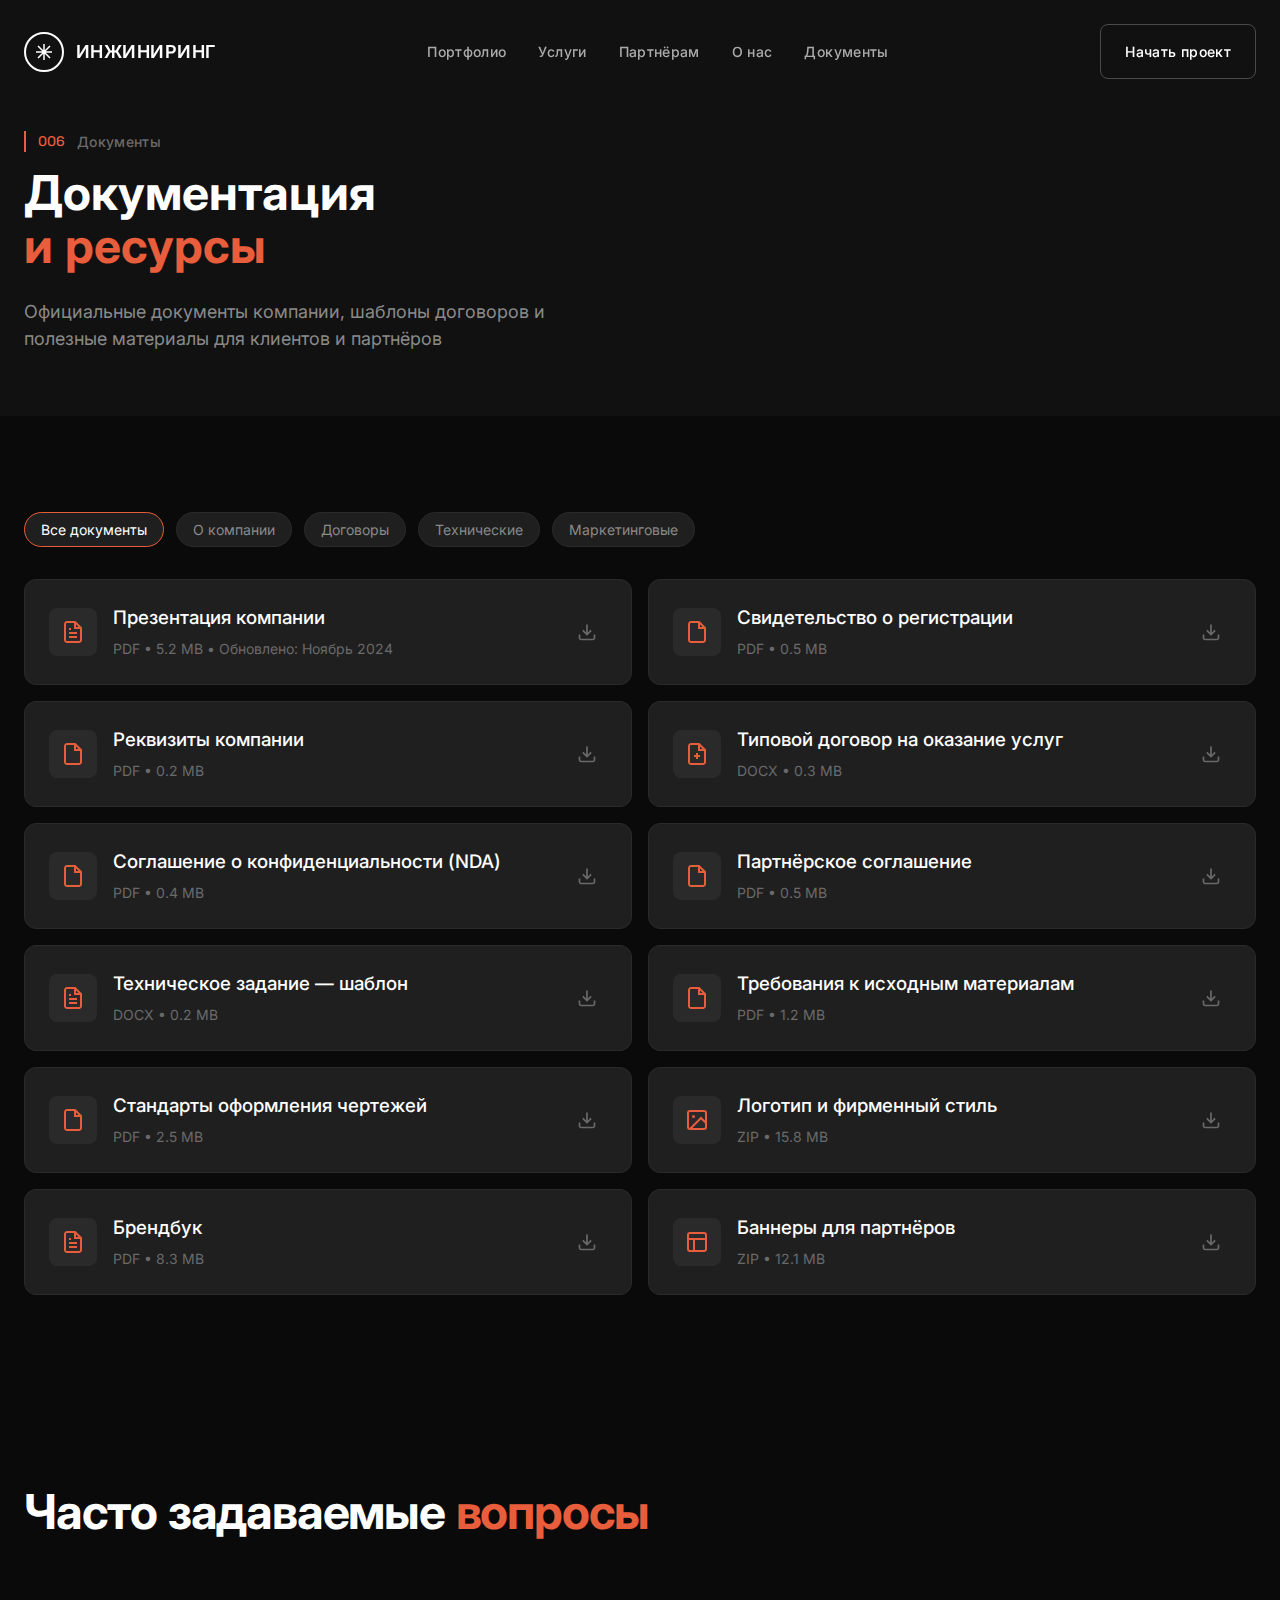
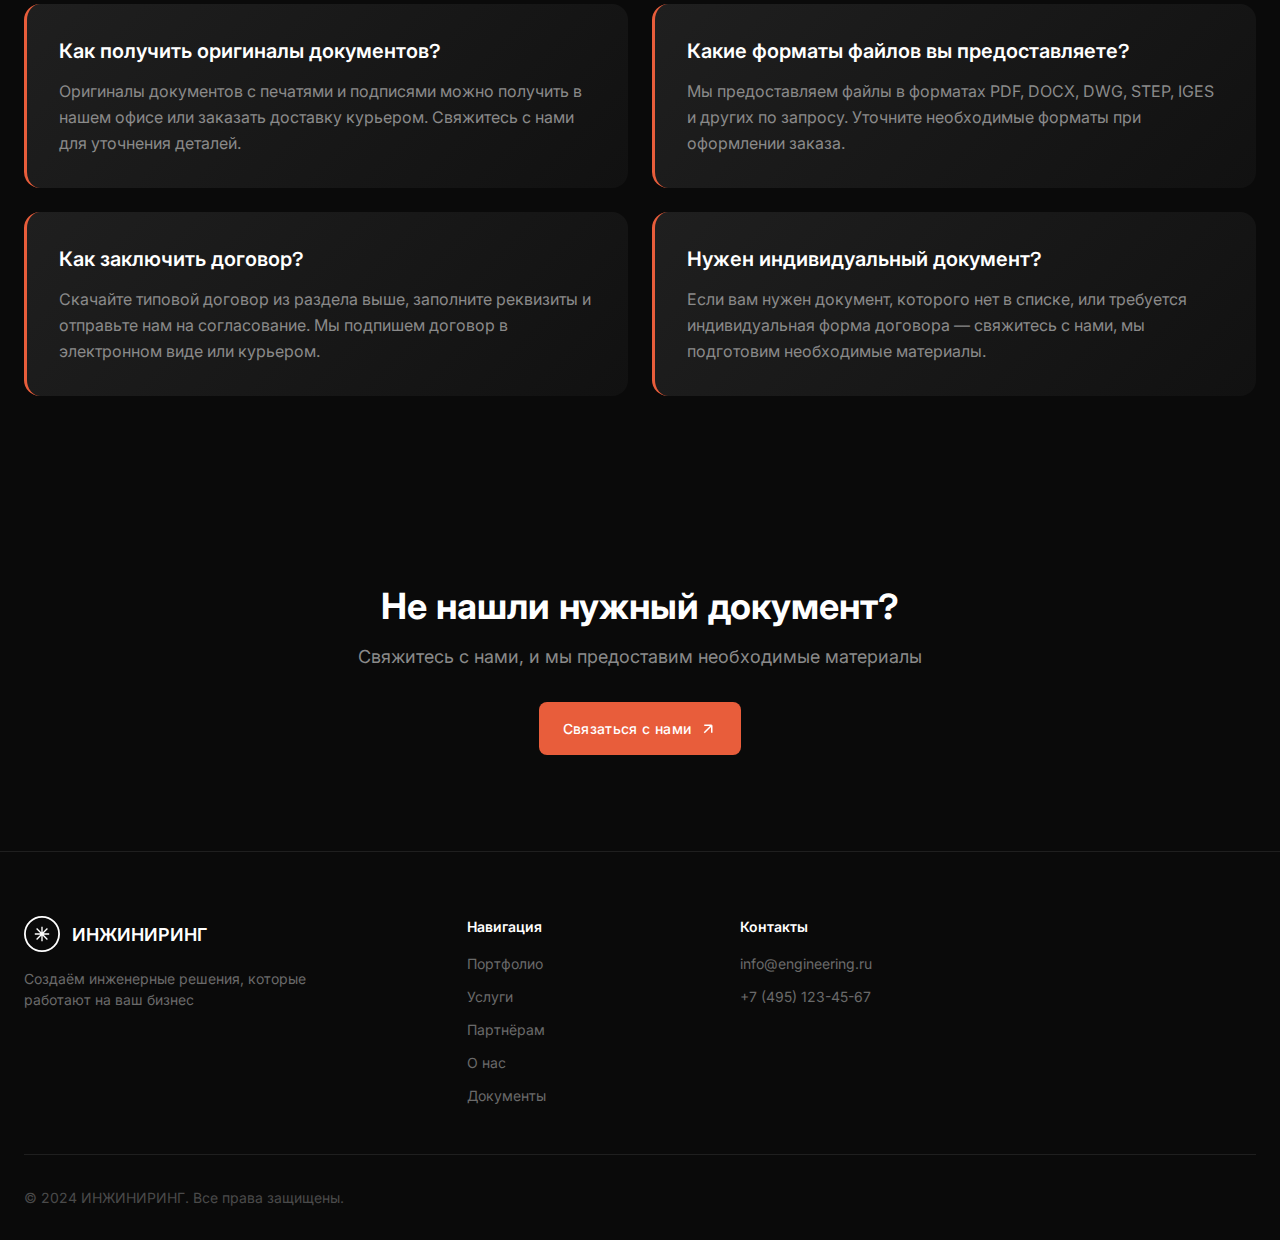
<file: documents.html>
<!DOCTYPE html>
<html lang="ru">
<head>
    <meta charset="UTF-8">
    <meta name="viewport" content="width=device-width, initial-scale=1.0">
    <title>Документы — ИНЖИНИРИНГ</title>
    <link rel="stylesheet" href="css/style.css">
    <link rel="stylesheet" href="css/animations.css">
    <link rel="stylesheet" href="css/pages.css">
    <link rel="preconnect" href="https://fonts.googleapis.com">
    <link rel="preconnect" href="https://fonts.gstatic.com" crossorigin>
    <link href="https://fonts.googleapis.com/css2?family=Inter:wght@300;400;500;600;700&family=Space+Grotesk:wght@400;500;600;700&display=swap" rel="stylesheet">
</head>
<body>
    <!-- Cursor -->
    <div class="cursor" id="cursor"></div>
    <div class="cursor-follower" id="cursor-follower"></div>

    <!-- Header -->
    <header class="header" id="header">
        <div class="header-container">
            <a href="index.html" class="logo">
                <svg class="logo-icon" viewBox="0 0 40 40" fill="none">
                    <circle cx="20" cy="20" r="19" stroke="currentColor" stroke-width="2"/>
                    <path d="M12 20H28M20 12V28M14 14L26 26M26 14L14 26" stroke="currentColor" stroke-width="1.5"/>
                </svg>
                <span class="logo-text">ИНЖИНИРИНГ</span>
            </a>
            
            <nav class="nav-desktop">
                <a href="portfolio.html" class="nav-link">Портфолио</a>
                <a href="services.html" class="nav-link">Услуги</a>
                <a href="partners.html" class="nav-link">Партнёрам</a>
                <a href="about.html" class="nav-link">О нас</a>
                <a href="documents.html" class="nav-link active">Документы</a>
            </nav>

            <div class="header-actions">
                <a href="index.html#contact" class="btn btn-outline">Начать проект</a>
                <button class="menu-toggle" id="menuToggle" aria-label="Меню">
                    <span></span>
                    <span></span>
                </button>
            </div>
        </div>
    </header>

    <!-- Mobile Menu -->
    <div class="mobile-menu" id="mobileMenu">
        <div class="mobile-menu-content">
            <nav class="mobile-nav">
                <a href="index.html" class="mobile-nav-link">
                    <span class="nav-number">01</span>
                    <span class="nav-title">Главная</span>
                </a>
                <a href="portfolio.html" class="mobile-nav-link">
                    <span class="nav-number">02</span>
                    <span class="nav-title">Портфолио</span>
                </a>
                <a href="services.html" class="mobile-nav-link">
                    <span class="nav-number">03</span>
                    <span class="nav-title">Услуги</span>
                </a>
                <a href="partners.html" class="mobile-nav-link">
                    <span class="nav-number">04</span>
                    <span class="nav-title">Партнёрам</span>
                </a>
                <a href="about.html" class="mobile-nav-link">
                    <span class="nav-number">05</span>
                    <span class="nav-title">О нас</span>
                </a>
                <a href="documents.html" class="mobile-nav-link active">
                    <span class="nav-number">06</span>
                    <span class="nav-title">Документы</span>
                </a>
            </nav>
        </div>
    </div>

    <!-- Hero Section -->
    <section class="page-hero">
        <div class="container">
            <div class="page-hero-content">
                <div class="section-label animate-fade-up">
                    <span class="label-number">006</span>
                    <span class="label-text">Документы</span>
                </div>
                <h1 class="page-hero-title animate-fade-up delay-1">
                    Документация <br>
                    <span class="text-accent">и ресурсы</span>
                </h1>
                <p class="page-hero-desc animate-fade-up delay-2">
                    Официальные документы компании, шаблоны договоров и полезные материалы для клиентов и партнёров
                </p>
            </div>
        </div>
    </section>

    <!-- Documents Section -->
    <section class="documents-section">
        <div class="container">
            <!-- Category Filters -->
            <div class="documents-categories">
                <button class="category-btn active" data-category="all">Все документы</button>
                <button class="category-btn" data-category="company">О компании</button>
                <button class="category-btn" data-category="contracts">Договоры</button>
                <button class="category-btn" data-category="tech">Технические</button>
                <button class="category-btn" data-category="marketing">Маркетинговые</button>
            </div>

            <!-- Documents Grid -->
            <div class="documents-grid">
                <!-- Company Documents -->
                <a href="#" class="document-card" data-category="company">
                    <div class="document-icon">
                        <svg viewBox="0 0 24 24" fill="none">
                            <path d="M14 2H6C5.46957 2 4.96086 2.21071 4.58579 2.58579C4.21071 2.96086 4 3.46957 4 4V20C4 20.5304 4.21071 21.0391 4.58579 21.4142C4.96086 21.7893 5.46957 22 6 22H18C18.5304 22 19.0391 21.7893 19.4142 21.4142C19.7893 21.0391 20 20.5304 20 20V8L14 2Z" stroke="currentColor" stroke-width="2"/>
                            <path d="M14 2V8H20M16 13H8M16 17H8M10 9H8" stroke="currentColor" stroke-width="2"/>
                        </svg>
                    </div>
                    <div class="document-info">
                        <h3 class="document-name">Презентация компании</h3>
                        <span class="document-meta">PDF • 5.2 MB • Обновлено: Ноябрь 2024</span>
                    </div>
                    <span class="document-download">
                        <svg viewBox="0 0 24 24" fill="none">
                            <path d="M21 15V19C21 19.5304 20.7893 20.0391 20.4142 20.4142C20.0391 20.7893 19.5304 21 19 21H5C4.46957 21 3.96086 20.7893 3.58579 20.4142C3.21071 20.0391 3 19.5304 3 19V15" stroke="currentColor" stroke-width="2"/>
                            <path d="M7 10L12 15L17 10M12 15V3" stroke="currentColor" stroke-width="2"/>
                        </svg>
                    </span>
                </a>

                <a href="#" class="document-card" data-category="company">
                    <div class="document-icon">
                        <svg viewBox="0 0 24 24" fill="none">
                            <path d="M14 2H6C5.46957 2 4.96086 2.21071 4.58579 2.58579C4.21071 2.96086 4 3.46957 4 4V20C4 20.5304 4.21071 21.0391 4.58579 21.4142C4.96086 21.7893 5.46957 22 6 22H18C18.5304 22 19.0391 21.7893 19.4142 21.4142C19.7893 21.0391 20 20.5304 20 20V8L14 2Z" stroke="currentColor" stroke-width="2"/>
                            <path d="M14 2V8H20" stroke="currentColor" stroke-width="2"/>
                        </svg>
                    </div>
                    <div class="document-info">
                        <h3 class="document-name">Свидетельство о регистрации</h3>
                        <span class="document-meta">PDF • 0.5 MB</span>
                    </div>
                    <span class="document-download">
                        <svg viewBox="0 0 24 24" fill="none">
                            <path d="M21 15V19C21 19.5304 20.7893 20.0391 20.4142 20.4142C20.0391 20.7893 19.5304 21 19 21H5C4.46957 21 3.96086 20.7893 3.58579 20.4142C3.21071 20.0391 3 19.5304 3 19V15" stroke="currentColor" stroke-width="2"/>
                            <path d="M7 10L12 15L17 10M12 15V3" stroke="currentColor" stroke-width="2"/>
                        </svg>
                    </span>
                </a>

                <a href="#" class="document-card" data-category="company">
                    <div class="document-icon">
                        <svg viewBox="0 0 24 24" fill="none">
                            <path d="M14 2H6C5.46957 2 4.96086 2.21071 4.58579 2.58579C4.21071 2.96086 4 3.46957 4 4V20C4 20.5304 4.21071 21.0391 4.58579 21.4142C4.96086 21.7893 5.46957 22 6 22H18C18.5304 22 19.0391 21.7893 19.4142 21.4142C19.7893 21.0391 20 20.5304 20 20V8L14 2Z" stroke="currentColor" stroke-width="2"/>
                            <path d="M14 2V8H20" stroke="currentColor" stroke-width="2"/>
                        </svg>
                    </div>
                    <div class="document-info">
                        <h3 class="document-name">Реквизиты компании</h3>
                        <span class="document-meta">PDF • 0.2 MB</span>
                    </div>
                    <span class="document-download">
                        <svg viewBox="0 0 24 24" fill="none">
                            <path d="M21 15V19C21 19.5304 20.7893 20.0391 20.4142 20.4142C20.0391 20.7893 19.5304 21 19 21H5C4.46957 21 3.96086 20.7893 3.58579 20.4142C3.21071 20.0391 3 19.5304 3 19V15" stroke="currentColor" stroke-width="2"/>
                            <path d="M7 10L12 15L17 10M12 15V3" stroke="currentColor" stroke-width="2"/>
                        </svg>
                    </span>
                </a>

                <!-- Contracts -->
                <a href="#" class="document-card" data-category="contracts">
                    <div class="document-icon">
                        <svg viewBox="0 0 24 24" fill="none">
                            <path d="M14 2H6C5.46957 2 4.96086 2.21071 4.58579 2.58579C4.21071 2.96086 4 3.46957 4 4V20C4 20.5304 4.21071 21.0391 4.58579 21.4142C4.96086 21.7893 5.46957 22 6 22H18C18.5304 22 19.0391 21.7893 19.4142 21.4142C19.7893 21.0391 20 20.5304 20 20V8L14 2Z" stroke="currentColor" stroke-width="2"/>
                            <path d="M14 2V8H20M12 11V17M9 14H15" stroke="currentColor" stroke-width="2"/>
                        </svg>
                    </div>
                    <div class="document-info">
                        <h3 class="document-name">Типовой договор на оказание услуг</h3>
                        <span class="document-meta">DOCX • 0.3 MB</span>
                    </div>
                    <span class="document-download">
                        <svg viewBox="0 0 24 24" fill="none">
                            <path d="M21 15V19C21 19.5304 20.7893 20.0391 20.4142 20.4142C20.0391 20.7893 19.5304 21 19 21H5C4.46957 21 3.96086 20.7893 3.58579 20.4142C3.21071 20.0391 3 19.5304 3 19V15" stroke="currentColor" stroke-width="2"/>
                            <path d="M7 10L12 15L17 10M12 15V3" stroke="currentColor" stroke-width="2"/>
                        </svg>
                    </span>
                </a>

                <a href="#" class="document-card" data-category="contracts">
                    <div class="document-icon">
                        <svg viewBox="0 0 24 24" fill="none">
                            <path d="M14 2H6C5.46957 2 4.96086 2.21071 4.58579 2.58579C4.21071 2.96086 4 3.46957 4 4V20C4 20.5304 4.21071 21.0391 4.58579 21.4142C4.96086 21.7893 5.46957 22 6 22H18C18.5304 22 19.0391 21.7893 19.4142 21.4142C19.7893 21.0391 20 20.5304 20 20V8L14 2Z" stroke="currentColor" stroke-width="2"/>
                            <path d="M14 2V8H20" stroke="currentColor" stroke-width="2"/>
                        </svg>
                    </div>
                    <div class="document-info">
                        <h3 class="document-name">Соглашение о конфиденциальности (NDA)</h3>
                        <span class="document-meta">PDF • 0.4 MB</span>
                    </div>
                    <span class="document-download">
                        <svg viewBox="0 0 24 24" fill="none">
                            <path d="M21 15V19C21 19.5304 20.7893 20.0391 20.4142 20.4142C20.0391 20.7893 19.5304 21 19 21H5C4.46957 21 3.96086 20.7893 3.58579 20.4142C3.21071 20.0391 3 19.5304 3 19V15" stroke="currentColor" stroke-width="2"/>
                            <path d="M7 10L12 15L17 10M12 15V3" stroke="currentColor" stroke-width="2"/>
                        </svg>
                    </span>
                </a>

                <a href="#" class="document-card" data-category="contracts">
                    <div class="document-icon">
                        <svg viewBox="0 0 24 24" fill="none">
                            <path d="M14 2H6C5.46957 2 4.96086 2.21071 4.58579 2.58579C4.21071 2.96086 4 3.46957 4 4V20C4 20.5304 4.21071 21.0391 4.58579 21.4142C4.96086 21.7893 5.46957 22 6 22H18C18.5304 22 19.0391 21.7893 19.4142 21.4142C19.7893 21.0391 20 20.5304 20 20V8L14 2Z" stroke="currentColor" stroke-width="2"/>
                            <path d="M14 2V8H20" stroke="currentColor" stroke-width="2"/>
                        </svg>
                    </div>
                    <div class="document-info">
                        <h3 class="document-name">Партнёрское соглашение</h3>
                        <span class="document-meta">PDF • 0.5 MB</span>
                    </div>
                    <span class="document-download">
                        <svg viewBox="0 0 24 24" fill="none">
                            <path d="M21 15V19C21 19.5304 20.7893 20.0391 20.4142 20.4142C20.0391 20.7893 19.5304 21 19 21H5C4.46957 21 3.96086 20.7893 3.58579 20.4142C3.21071 20.0391 3 19.5304 3 19V15" stroke="currentColor" stroke-width="2"/>
                            <path d="M7 10L12 15L17 10M12 15V3" stroke="currentColor" stroke-width="2"/>
                        </svg>
                    </span>
                </a>

                <!-- Technical -->
                <a href="#" class="document-card" data-category="tech">
                    <div class="document-icon">
                        <svg viewBox="0 0 24 24" fill="none">
                            <path d="M14 2H6C5.46957 2 4.96086 2.21071 4.58579 2.58579C4.21071 2.96086 4 3.46957 4 4V20C4 20.5304 4.21071 21.0391 4.58579 21.4142C4.96086 21.7893 5.46957 22 6 22H18C18.5304 22 19.0391 21.7893 19.4142 21.4142C19.7893 21.0391 20 20.5304 20 20V8L14 2Z" stroke="currentColor" stroke-width="2"/>
                            <path d="M14 2V8H20M16 13H8M16 17H8M10 9H8" stroke="currentColor" stroke-width="2"/>
                        </svg>
                    </div>
                    <div class="document-info">
                        <h3 class="document-name">Техническое задание — шаблон</h3>
                        <span class="document-meta">DOCX • 0.2 MB</span>
                    </div>
                    <span class="document-download">
                        <svg viewBox="0 0 24 24" fill="none">
                            <path d="M21 15V19C21 19.5304 20.7893 20.0391 20.4142 20.4142C20.0391 20.7893 19.5304 21 19 21H5C4.46957 21 3.96086 20.7893 3.58579 20.4142C3.21071 20.0391 3 19.5304 3 19V15" stroke="currentColor" stroke-width="2"/>
                            <path d="M7 10L12 15L17 10M12 15V3" stroke="currentColor" stroke-width="2"/>
                        </svg>
                    </span>
                </a>

                <a href="#" class="document-card" data-category="tech">
                    <div class="document-icon">
                        <svg viewBox="0 0 24 24" fill="none">
                            <path d="M14 2H6C5.46957 2 4.96086 2.21071 4.58579 2.58579C4.21071 2.96086 4 3.46957 4 4V20C4 20.5304 4.21071 21.0391 4.58579 21.4142C4.96086 21.7893 5.46957 22 6 22H18C18.5304 22 19.0391 21.7893 19.4142 21.4142C19.7893 21.0391 20 20.5304 20 20V8L14 2Z" stroke="currentColor" stroke-width="2"/>
                            <path d="M14 2V8H20" stroke="currentColor" stroke-width="2"/>
                        </svg>
                    </div>
                    <div class="document-info">
                        <h3 class="document-name">Требования к исходным материалам</h3>
                        <span class="document-meta">PDF • 1.2 MB</span>
                    </div>
                    <span class="document-download">
                        <svg viewBox="0 0 24 24" fill="none">
                            <path d="M21 15V19C21 19.5304 20.7893 20.0391 20.4142 20.4142C20.0391 20.7893 19.5304 21 19 21H5C4.46957 21 3.96086 20.7893 3.58579 20.4142C3.21071 20.0391 3 19.5304 3 19V15" stroke="currentColor" stroke-width="2"/>
                            <path d="M7 10L12 15L17 10M12 15V3" stroke="currentColor" stroke-width="2"/>
                        </svg>
                    </span>
                </a>

                <a href="#" class="document-card" data-category="tech">
                    <div class="document-icon">
                        <svg viewBox="0 0 24 24" fill="none">
                            <path d="M14 2H6C5.46957 2 4.96086 2.21071 4.58579 2.58579C4.21071 2.96086 4 3.46957 4 4V20C4 20.5304 4.21071 21.0391 4.58579 21.4142C4.96086 21.7893 5.46957 22 6 22H18C18.5304 22 19.0391 21.7893 19.4142 21.4142C19.7893 21.0391 20 20.5304 20 20V8L14 2Z" stroke="currentColor" stroke-width="2"/>
                            <path d="M14 2V8H20" stroke="currentColor" stroke-width="2"/>
                        </svg>
                    </div>
                    <div class="document-info">
                        <h3 class="document-name">Стандарты оформления чертежей</h3>
                        <span class="document-meta">PDF • 2.5 MB</span>
                    </div>
                    <span class="document-download">
                        <svg viewBox="0 0 24 24" fill="none">
                            <path d="M21 15V19C21 19.5304 20.7893 20.0391 20.4142 20.4142C20.0391 20.7893 19.5304 21 19 21H5C4.46957 21 3.96086 20.7893 3.58579 20.4142C3.21071 20.0391 3 19.5304 3 19V15" stroke="currentColor" stroke-width="2"/>
                            <path d="M7 10L12 15L17 10M12 15V3" stroke="currentColor" stroke-width="2"/>
                        </svg>
                    </span>
                </a>

                <!-- Marketing -->
                <a href="#" class="document-card" data-category="marketing">
                    <div class="document-icon">
                        <svg viewBox="0 0 24 24" fill="none">
                            <rect x="3" y="3" width="18" height="18" rx="2" stroke="currentColor" stroke-width="2"/>
                            <circle cx="8.5" cy="8.5" r="1.5" fill="currentColor"/>
                            <path d="M21 15L16 10L5 21" stroke="currentColor" stroke-width="2"/>
                        </svg>
                    </div>
                    <div class="document-info">
                        <h3 class="document-name">Логотип и фирменный стиль</h3>
                        <span class="document-meta">ZIP • 15.8 MB</span>
                    </div>
                    <span class="document-download">
                        <svg viewBox="0 0 24 24" fill="none">
                            <path d="M21 15V19C21 19.5304 20.7893 20.0391 20.4142 20.4142C20.0391 20.7893 19.5304 21 19 21H5C4.46957 21 3.96086 20.7893 3.58579 20.4142C3.21071 20.0391 3 19.5304 3 19V15" stroke="currentColor" stroke-width="2"/>
                            <path d="M7 10L12 15L17 10M12 15V3" stroke="currentColor" stroke-width="2"/>
                        </svg>
                    </span>
                </a>

                <a href="#" class="document-card" data-category="marketing">
                    <div class="document-icon">
                        <svg viewBox="0 0 24 24" fill="none">
                            <path d="M14 2H6C5.46957 2 4.96086 2.21071 4.58579 2.58579C4.21071 2.96086 4 3.46957 4 4V20C4 20.5304 4.21071 21.0391 4.58579 21.4142C4.96086 21.7893 5.46957 22 6 22H18C18.5304 22 19.0391 21.7893 19.4142 21.4142C19.7893 21.0391 20 20.5304 20 20V8L14 2Z" stroke="currentColor" stroke-width="2"/>
                            <path d="M14 2V8H20M16 13H8M16 17H8M10 9H8" stroke="currentColor" stroke-width="2"/>
                        </svg>
                    </div>
                    <div class="document-info">
                        <h3 class="document-name">Брендбук</h3>
                        <span class="document-meta">PDF • 8.3 MB</span>
                    </div>
                    <span class="document-download">
                        <svg viewBox="0 0 24 24" fill="none">
                            <path d="M21 15V19C21 19.5304 20.7893 20.0391 20.4142 20.4142C20.0391 20.7893 19.5304 21 19 21H5C4.46957 21 3.96086 20.7893 3.58579 20.4142C3.21071 20.0391 3 19.5304 3 19V15" stroke="currentColor" stroke-width="2"/>
                            <path d="M7 10L12 15L17 10M12 15V3" stroke="currentColor" stroke-width="2"/>
                        </svg>
                    </span>
                </a>

                <a href="#" class="document-card" data-category="marketing">
                    <div class="document-icon">
                        <svg viewBox="0 0 24 24" fill="none">
                            <rect x="3" y="3" width="18" height="18" rx="2" stroke="currentColor" stroke-width="2"/>
                            <path d="M3 9H21M9 21V9" stroke="currentColor" stroke-width="2"/>
                        </svg>
                    </div>
                    <div class="document-info">
                        <h3 class="document-name">Баннеры для партнёров</h3>
                        <span class="document-meta">ZIP • 12.1 MB</span>
                    </div>
                    <span class="document-download">
                        <svg viewBox="0 0 24 24" fill="none">
                            <path d="M21 15V19C21 19.5304 20.7893 20.0391 20.4142 20.4142C20.0391 20.7893 19.5304 21 19 21H5C4.46957 21 3.96086 20.7893 3.58579 20.4142C3.21071 20.0391 3 19.5304 3 19V15" stroke="currentColor" stroke-width="2"/>
                            <path d="M7 10L12 15L17 10M12 15V3" stroke="currentColor" stroke-width="2"/>
                        </svg>
                    </span>
                </a>
            </div>
        </div>
    </section>

    <!-- FAQ Section -->
    <section class="benefits-section">
        <div class="container">
            <div class="section-header">
                <h2 class="section-title">
                    Часто задаваемые <span class="text-accent">вопросы</span>
                </h2>
            </div>

            <div class="values-grid">
                <article class="value-card">
                    <h3 class="value-title">Как получить оригиналы документов?</h3>
                    <p class="value-text">
                        Оригиналы документов с печатями и подписями можно получить в нашем офисе или заказать доставку курьером. Свяжитесь с нами для уточнения деталей.
                    </p>
                </article>

                <article class="value-card">
                    <h3 class="value-title">Какие форматы файлов вы предоставляете?</h3>
                    <p class="value-text">
                        Мы предоставляем файлы в форматах PDF, DOCX, DWG, STEP, IGES и других по запросу. Уточните необходимые форматы при оформлении заказа.
                    </p>
                </article>

                <article class="value-card">
                    <h3 class="value-title">Как заключить договор?</h3>
                    <p class="value-text">
                        Скачайте типовой договор из раздела выше, заполните реквизиты и отправьте нам на согласование. Мы подпишем договор в электронном виде или курьером.
                    </p>
                </article>

                <article class="value-card">
                    <h3 class="value-title">Нужен индивидуальный документ?</h3>
                    <p class="value-text">
                        Если вам нужен документ, которого нет в списке, или требуется индивидуальная форма договора — свяжитесь с нами, мы подготовим необходимые материалы.
                    </p>
                </article>
            </div>
        </div>
    </section>

    <!-- CTA Section -->
    <section class="page-cta">
        <div class="container">
            <div class="cta-inner">
                <h2 class="cta-title">Не нашли нужный документ?</h2>
                <p class="cta-text">Свяжитесь с нами, и мы предоставим необходимые материалы</p>
                <a href="index.html#contact" class="btn btn-primary">
                    <span>Связаться с нами</span>
                    <svg viewBox="0 0 24 24" fill="none" class="btn-icon">
                        <path d="M7 17L17 7M17 7H7M17 7V17" stroke="currentColor" stroke-width="2"/>
                    </svg>
                </a>
            </div>
        </div>
    </section>

    <!-- Footer -->
    <footer class="footer">
        <div class="container">
            <div class="footer-main">
                <div class="footer-brand">
                    <a href="index.html" class="footer-logo">
                        <svg class="logo-icon" viewBox="0 0 40 40" fill="none">
                            <circle cx="20" cy="20" r="19" stroke="currentColor" stroke-width="2"/>
                            <path d="M12 20H28M20 12V28M14 14L26 26M26 14L14 26" stroke="currentColor" stroke-width="1.5"/>
                        </svg>
                        <span>ИНЖИНИРИНГ</span>
                    </a>
                    <p class="footer-tagline">Создаём инженерные решения, которые работают на ваш бизнес</p>
                </div>
                <div class="footer-links">
                    <div class="footer-column">
                        <h4 class="footer-heading">Навигация</h4>
                        <nav class="footer-nav">
                            <a href="portfolio.html">Портфолио</a>
                            <a href="services.html">Услуги</a>
                            <a href="partners.html">Партнёрам</a>
                            <a href="about.html">О нас</a>
                            <a href="documents.html">Документы</a>
                        </nav>
                    </div>
                    <div class="footer-column">
                        <h4 class="footer-heading">Контакты</h4>
                        <div class="footer-contacts">
                            <a href="mailto:info@engineering.ru">info@engineering.ru</a>
                            <a href="tel:+74951234567">+7 (495) 123-45-67</a>
                        </div>
                    </div>
                </div>
            </div>
            <div class="footer-bottom">
                <p class="copyright">© 2024 ИНЖИНИРИНГ. Все права защищены.</p>
            </div>
        </div>
    </footer>

    <script src="js/main.js"></script>
    <script>
        // Documents filter
        document.addEventListener('DOMContentLoaded', () => {
            const categoryBtns = document.querySelectorAll('.category-btn');
            const documentCards = document.querySelectorAll('.document-card');
            
            categoryBtns.forEach(btn => {
                btn.addEventListener('click', () => {
                    const category = btn.getAttribute('data-category');
                    
                    categoryBtns.forEach(b => b.classList.remove('active'));
                    btn.classList.add('active');
                    
                    documentCards.forEach(card => {
                        const cardCategory = card.getAttribute('data-category');
                        if (category === 'all' || cardCategory === category) {
                            card.style.display = 'flex';
                        } else {
                            card.style.display = 'none';
                        }
                    });
                });
            });
        });
    </script>
</body>
</html>
</file>
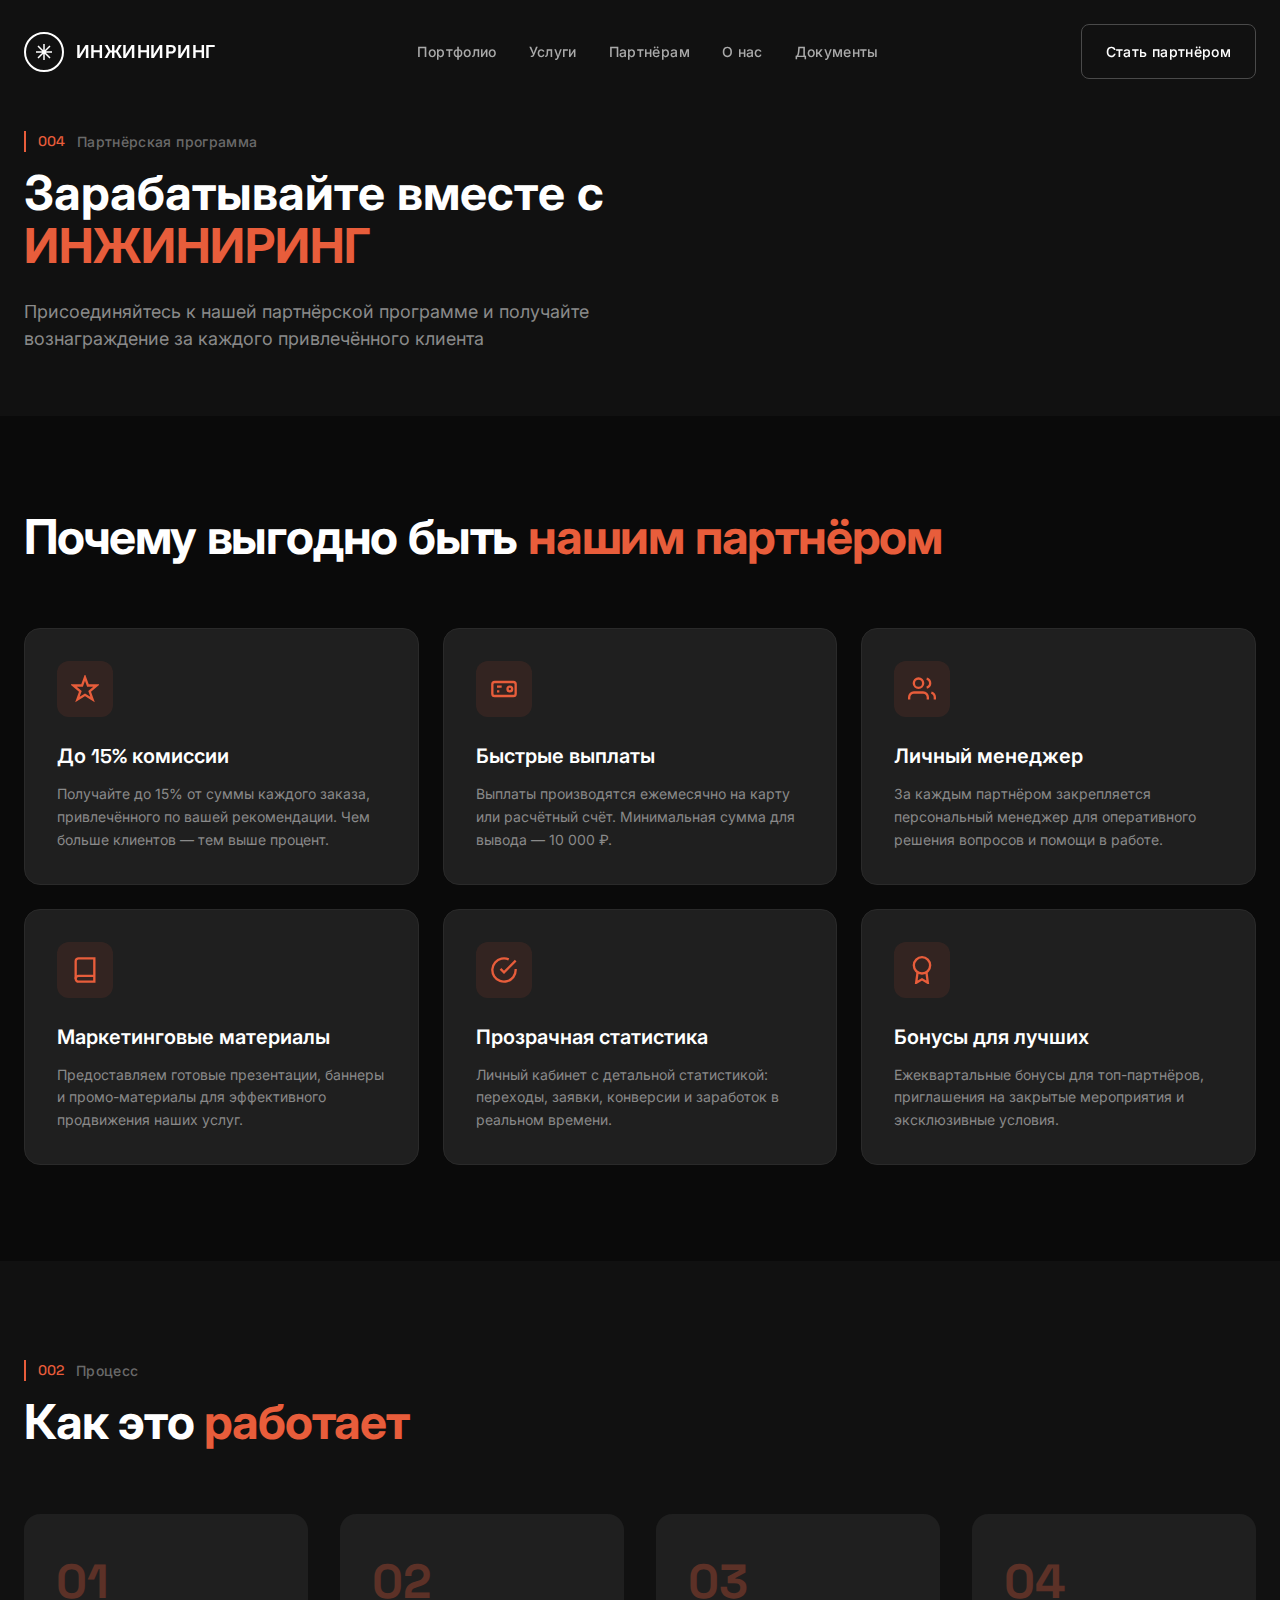
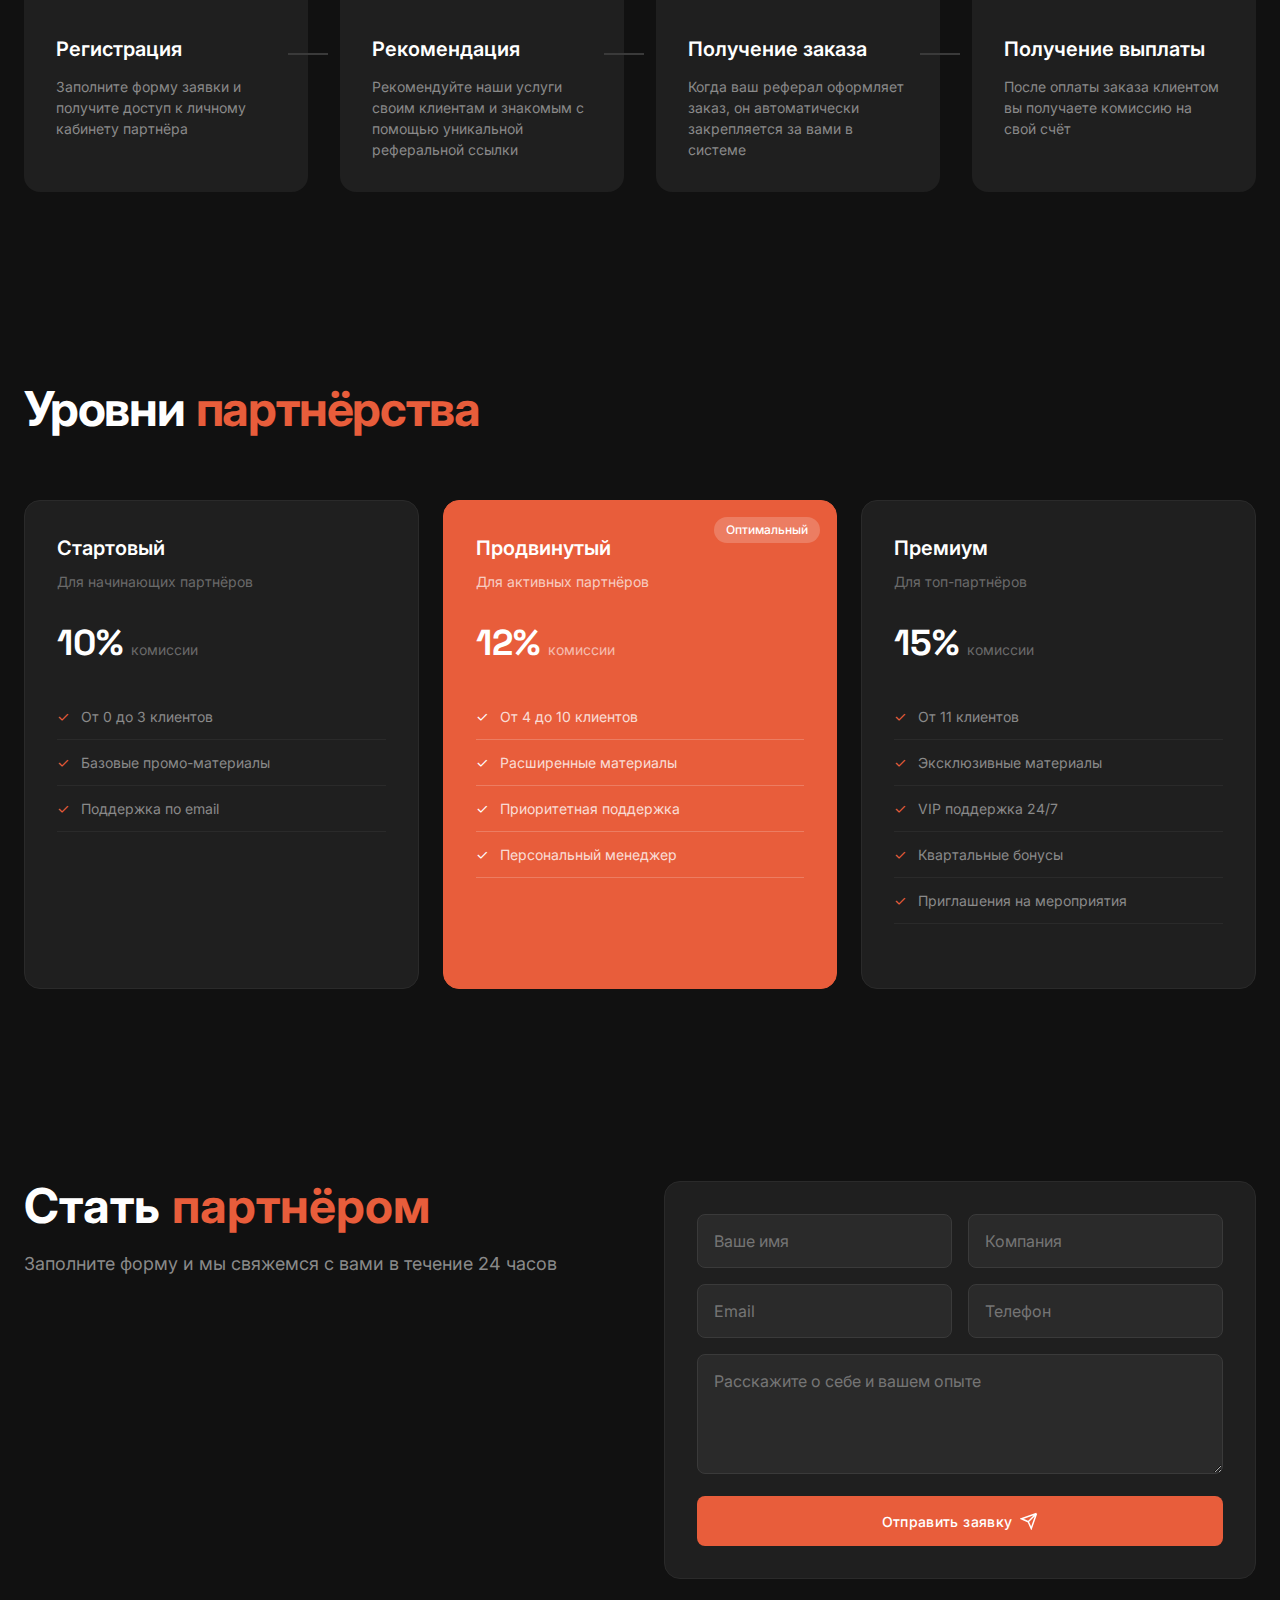
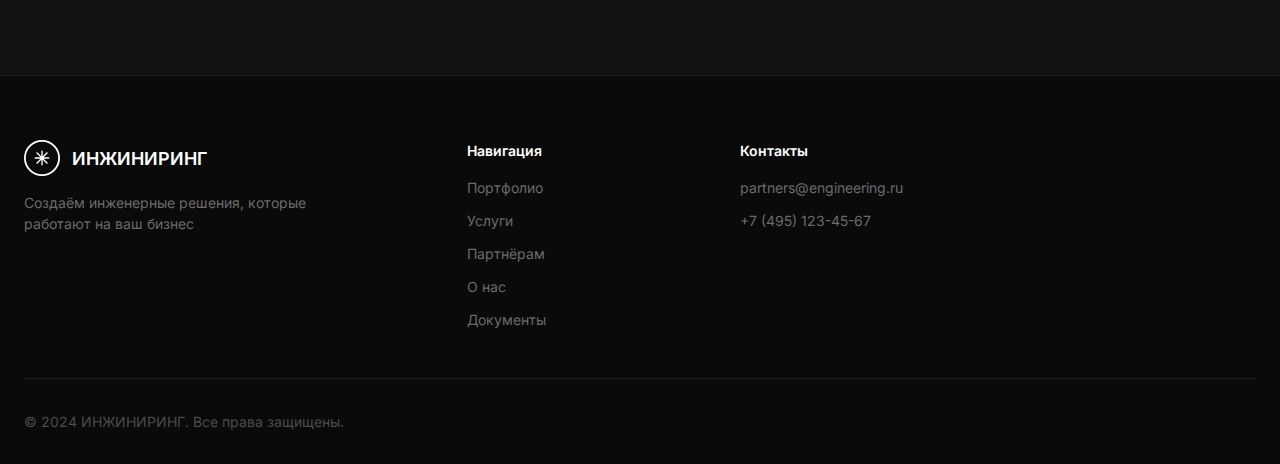
<file: partners.html>
<!DOCTYPE html>
<html lang="ru">
<head>
    <meta charset="UTF-8">
    <meta name="viewport" content="width=device-width, initial-scale=1.0">
    <title>Партнёрская программа — ИНЖИНИРИНГ</title>
    <link rel="stylesheet" href="css/style.css">
    <link rel="stylesheet" href="css/animations.css">
    <link rel="stylesheet" href="css/pages.css">
    <link rel="preconnect" href="https://fonts.googleapis.com">
    <link rel="preconnect" href="https://fonts.gstatic.com" crossorigin>
    <link href="https://fonts.googleapis.com/css2?family=Inter:wght@300;400;500;600;700&family=Space+Grotesk:wght@400;500;600;700&display=swap" rel="stylesheet">
</head>
<body>
    <!-- Cursor -->
    <div class="cursor" id="cursor"></div>
    <div class="cursor-follower" id="cursor-follower"></div>

    <!-- Header -->
    <header class="header" id="header">
        <div class="header-container">
            <a href="index.html" class="logo">
                <svg class="logo-icon" viewBox="0 0 40 40" fill="none">
                    <circle cx="20" cy="20" r="19" stroke="currentColor" stroke-width="2"/>
                    <path d="M12 20H28M20 12V28M14 14L26 26M26 14L14 26" stroke="currentColor" stroke-width="1.5"/>
                </svg>
                <span class="logo-text">ИНЖИНИРИНГ</span>
            </a>
            
            <nav class="nav-desktop">
                <a href="portfolio.html" class="nav-link">Портфолио</a>
                <a href="services.html" class="nav-link">Услуги</a>
                <a href="partners.html" class="nav-link active">Партнёрам</a>
                <a href="about.html" class="nav-link">О нас</a>
                <a href="documents.html" class="nav-link">Документы</a>
            </nav>

            <div class="header-actions">
                <a href="#partner-form" class="btn btn-outline">Стать партнёром</a>
                <button class="menu-toggle" id="menuToggle" aria-label="Меню">
                    <span></span>
                    <span></span>
                </button>
            </div>
        </div>
    </header>

    <!-- Mobile Menu -->
    <div class="mobile-menu" id="mobileMenu">
        <div class="mobile-menu-content">
            <nav class="mobile-nav">
                <a href="index.html" class="mobile-nav-link">
                    <span class="nav-number">01</span>
                    <span class="nav-title">Главная</span>
                </a>
                <a href="portfolio.html" class="mobile-nav-link">
                    <span class="nav-number">02</span>
                    <span class="nav-title">Портфолио</span>
                </a>
                <a href="services.html" class="mobile-nav-link">
                    <span class="nav-number">03</span>
                    <span class="nav-title">Услуги</span>
                </a>
                <a href="partners.html" class="mobile-nav-link active">
                    <span class="nav-number">04</span>
                    <span class="nav-title">Партнёрам</span>
                </a>
                <a href="about.html" class="mobile-nav-link">
                    <span class="nav-number">05</span>
                    <span class="nav-title">О нас</span>
                </a>
                <a href="documents.html" class="mobile-nav-link">
                    <span class="nav-number">06</span>
                    <span class="nav-title">Документы</span>
                </a>
            </nav>
        </div>
    </div>

    <!-- Hero Section -->
    <section class="page-hero">
        <div class="container">
            <div class="page-hero-content">
                <div class="section-label animate-fade-up">
                    <span class="label-number">004</span>
                    <span class="label-text">Партнёрская программа</span>
                </div>
                <h1 class="page-hero-title animate-fade-up delay-1">
                    Зарабатывайте вместе с <span class="text-accent">ИНЖИНИРИНГ</span>
                </h1>
                <p class="page-hero-desc animate-fade-up delay-2">
                    Присоединяйтесь к нашей партнёрской программе и получайте вознаграждение за каждого привлечённого клиента
                </p>
            </div>
        </div>
    </section>

    <!-- Benefits Section -->
    <section class="benefits-section">
        <div class="container">
            <div class="section-header">
                <h2 class="section-title">
                    Почему выгодно быть <span class="text-accent">нашим партнёром</span>
                </h2>
            </div>

            <div class="benefits-grid">
                <article class="benefit-card">
                    <div class="benefit-icon">
                        <svg viewBox="0 0 24 24" fill="none">
                            <path d="M12 2L14.5 9H22L16 14L18.5 21L12 17L5.5 21L8 14L2 9H9.5L12 2Z" stroke="currentColor" stroke-width="2"/>
                        </svg>
                    </div>
                    <h3 class="benefit-title">До 15% комиссии</h3>
                    <p class="benefit-text">
                        Получайте до 15% от суммы каждого заказа, привлечённого по вашей рекомендации. Чем больше клиентов — тем выше процент.
                    </p>
                </article>

                <article class="benefit-card">
                    <div class="benefit-icon">
                        <svg viewBox="0 0 24 24" fill="none">
                            <rect x="2" y="6" width="20" height="12" rx="2" stroke="currentColor" stroke-width="2"/>
                            <path d="M6 10H10M6 14H8" stroke="currentColor" stroke-width="2"/>
                            <circle cx="17" cy="12" r="2" stroke="currentColor" stroke-width="2"/>
                        </svg>
                    </div>
                    <h3 class="benefit-title">Быстрые выплаты</h3>
                    <p class="benefit-text">
                        Выплаты производятся ежемесячно на карту или расчётный счёт. Минимальная сумма для вывода — 10 000 ₽.
                    </p>
                </article>

                <article class="benefit-card">
                    <div class="benefit-icon">
                        <svg viewBox="0 0 24 24" fill="none">
                            <path d="M17 21V19C17 17.9391 16.5786 16.9217 15.8284 16.1716C15.0783 15.4214 14.0609 15 13 15H5C3.93913 15 2.92172 15.4214 2.17157 16.1716C1.42143 16.9217 1 17.9391 1 19V21" stroke="currentColor" stroke-width="2"/>
                            <circle cx="9" cy="7" r="4" stroke="currentColor" stroke-width="2"/>
                            <path d="M23 21V19C22.9993 18.1137 22.7044 17.2528 22.1614 16.5523C21.6184 15.8519 20.8581 15.3516 20 15.13" stroke="currentColor" stroke-width="2"/>
                            <path d="M16 3.13C16.8604 3.35031 17.623 3.85071 18.1676 4.55232C18.7122 5.25392 19.0078 6.11683 19.0078 7.005C19.0078 7.89318 18.7122 8.75608 18.1676 9.45769C17.623 10.1593 16.8604 10.6597 16 10.88" stroke="currentColor" stroke-width="2"/>
                        </svg>
                    </div>
                    <h3 class="benefit-title">Личный менеджер</h3>
                    <p class="benefit-text">
                        За каждым партнёром закрепляется персональный менеджер для оперативного решения вопросов и помощи в работе.
                    </p>
                </article>

                <article class="benefit-card">
                    <div class="benefit-icon">
                        <svg viewBox="0 0 24 24" fill="none">
                            <path d="M4 19.5C4 18.837 4.26339 18.2011 4.73223 17.7322C5.20107 17.2634 5.83696 17 6.5 17H20" stroke="currentColor" stroke-width="2"/>
                            <path d="M6.5 2H20V22H6.5C5.83696 22 5.20107 21.7366 4.73223 21.2678C4.26339 20.7989 4 20.163 4 19.5V4.5C4 3.83696 4.26339 3.20107 4.73223 2.73223C5.20107 2.26339 5.83696 2 6.5 2Z" stroke="currentColor" stroke-width="2"/>
                        </svg>
                    </div>
                    <h3 class="benefit-title">Маркетинговые материалы</h3>
                    <p class="benefit-text">
                        Предоставляем готовые презентации, баннеры и промо-материалы для эффективного продвижения наших услуг.
                    </p>
                </article>

                <article class="benefit-card">
                    <div class="benefit-icon">
                        <svg viewBox="0 0 24 24" fill="none">
                            <path d="M22 11.08V12C21.9988 14.1564 21.3005 16.2547 20.0093 17.9818C18.7182 19.709 16.9033 20.9725 14.8354 21.5839C12.7674 22.1953 10.5573 22.1219 8.53447 21.3746C6.51168 20.6273 4.78465 19.2461 3.61096 17.4371C2.43727 15.628 1.87979 13.4881 2.02168 11.3363C2.16356 9.18455 2.99721 7.13631 4.39828 5.49706C5.79935 3.85781 7.69279 2.71537 9.79619 2.24013C11.8996 1.7649 14.1003 1.98232 16.07 2.85999" stroke="currentColor" stroke-width="2"/>
                            <path d="M22 4L12 14.01L9 11.01" stroke="currentColor" stroke-width="2"/>
                        </svg>
                    </div>
                    <h3 class="benefit-title">Прозрачная статистика</h3>
                    <p class="benefit-text">
                        Личный кабинет с детальной статистикой: переходы, заявки, конверсии и заработок в реальном времени.
                    </p>
                </article>

                <article class="benefit-card">
                    <div class="benefit-icon">
                        <svg viewBox="0 0 24 24" fill="none">
                            <path d="M12 15C15.866 15 19 11.866 19 8C19 4.13401 15.866 1 12 1C8.13401 1 5 4.13401 5 8C5 11.866 8.13401 15 12 15Z" stroke="currentColor" stroke-width="2"/>
                            <path d="M8.21 13.89L7 23L12 20L17 23L15.79 13.88" stroke="currentColor" stroke-width="2"/>
                        </svg>
                    </div>
                    <h3 class="benefit-title">Бонусы для лучших</h3>
                    <p class="benefit-text">
                        Ежеквартальные бонусы для топ-партнёров, приглашения на закрытые мероприятия и эксклюзивные условия.
                    </p>
                </article>
            </div>
        </div>
    </section>

    <!-- How It Works Section -->
    <section class="partner-steps">
        <div class="container">
            <div class="section-header">
                <div class="section-label">
                    <span class="label-number">002</span>
                    <span class="label-text">Процесс</span>
                </div>
                <h2 class="section-title">
                    Как это <span class="text-accent">работает</span>
                </h2>
            </div>

            <div class="steps-timeline">
                <div class="step-card">
                    <div class="step-number">01</div>
                    <h3 class="step-title">Регистрация</h3>
                    <p class="step-text">Заполните форму заявки и получите доступ к личному кабинету партнёра</p>
                </div>
                <div class="step-card">
                    <div class="step-number">02</div>
                    <h3 class="step-title">Рекомендация</h3>
                    <p class="step-text">Рекомендуйте наши услуги своим клиентам и знакомым с помощью уникальной реферальной ссылки</p>
                </div>
                <div class="step-card">
                    <div class="step-number">03</div>
                    <h3 class="step-title">Получение заказа</h3>
                    <p class="step-text">Когда ваш реферал оформляет заказ, он автоматически закрепляется за вами в системе</p>
                </div>
                <div class="step-card">
                    <div class="step-number">04</div>
                    <h3 class="step-title">Получение выплаты</h3>
                    <p class="step-text">После оплаты заказа клиентом вы получаете комиссию на свой счёт</p>
                </div>
            </div>
        </div>
    </section>

    <!-- Partner Levels -->
    <section class="pricing-section">
        <div class="container">
            <div class="section-header">
                <h2 class="section-title">
                    Уровни <span class="text-accent">партнёрства</span>
                </h2>
            </div>

            <div class="pricing-grid">
                <article class="pricing-card">
                    <div class="pricing-header">
                        <h3 class="pricing-title">Стартовый</h3>
                        <p class="pricing-desc">Для начинающих партнёров</p>
                    </div>
                    <div class="pricing-price">
                        <span class="price-value">10%</span>
                        <span class="price-currency">комиссии</span>
                    </div>
                    <ul class="pricing-features">
                        <li>От 0 до 3 клиентов</li>
                        <li>Базовые промо-материалы</li>
                        <li>Поддержка по email</li>
                    </ul>
                </article>

                <article class="pricing-card pricing-card-featured">
                    <div class="pricing-badge">Оптимальный</div>
                    <div class="pricing-header">
                        <h3 class="pricing-title">Продвинутый</h3>
                        <p class="pricing-desc">Для активных партнёров</p>
                    </div>
                    <div class="pricing-price">
                        <span class="price-value">12%</span>
                        <span class="price-currency">комиссии</span>
                    </div>
                    <ul class="pricing-features">
                        <li>От 4 до 10 клиентов</li>
                        <li>Расширенные материалы</li>
                        <li>Приоритетная поддержка</li>
                        <li>Персональный менеджер</li>
                    </ul>
                </article>

                <article class="pricing-card">
                    <div class="pricing-header">
                        <h3 class="pricing-title">Премиум</h3>
                        <p class="pricing-desc">Для топ-партнёров</p>
                    </div>
                    <div class="pricing-price">
                        <span class="price-value">15%</span>
                        <span class="price-currency">комиссии</span>
                    </div>
                    <ul class="pricing-features">
                        <li>От 11 клиентов</li>
                        <li>Эксклюзивные материалы</li>
                        <li>VIP поддержка 24/7</li>
                        <li>Квартальные бонусы</li>
                        <li>Приглашения на мероприятия</li>
                    </ul>
                </article>
            </div>
        </div>
    </section>

    <!-- Partner Form -->
    <section class="cta-section" id="partner-form">
        <div class="container">
            <div class="cta-content">
                <div class="cta-text">
                    <h2 class="cta-title">
                        Стать <span class="text-accent">партнёром</span>
                    </h2>
                    <p class="cta-description">
                        Заполните форму и мы свяжемся с вами в течение 24 часов
                    </p>
                </div>
                <form class="cta-form" id="partnerForm">
                    <div class="form-row">
                        <div class="form-group">
                            <input type="text" id="name" name="name" placeholder="Ваше имя" required>
                            <label for="name">Имя</label>
                        </div>
                        <div class="form-group">
                            <input type="text" id="company" name="company" placeholder="Компания">
                            <label for="company">Компания</label>
                        </div>
                    </div>
                    <div class="form-row">
                        <div class="form-group">
                            <input type="email" id="email" name="email" placeholder="Email" required>
                            <label for="email">Email</label>
                        </div>
                        <div class="form-group">
                            <input type="tel" id="phone" name="phone" placeholder="Телефон" required>
                            <label for="phone">Телефон</label>
                        </div>
                    </div>
                    <div class="form-group">
                        <textarea id="about" name="about" rows="3" placeholder="Расскажите о себе и вашем опыте"></textarea>
                        <label for="about">О себе</label>
                    </div>
                    <button type="submit" class="btn btn-primary btn-full">
                        <span>Отправить заявку</span>
                        <svg viewBox="0 0 24 24" fill="none" class="btn-icon">
                            <path d="M22 2L11 13M22 2L15 22L11 13M22 2L2 9L11 13" stroke="currentColor" stroke-width="2"/>
                        </svg>
                    </button>
                </form>
            </div>
        </div>
    </section>

    <!-- Footer -->
    <footer class="footer">
        <div class="container">
            <div class="footer-main">
                <div class="footer-brand">
                    <a href="index.html" class="footer-logo">
                        <svg class="logo-icon" viewBox="0 0 40 40" fill="none">
                            <circle cx="20" cy="20" r="19" stroke="currentColor" stroke-width="2"/>
                            <path d="M12 20H28M20 12V28M14 14L26 26M26 14L14 26" stroke="currentColor" stroke-width="1.5"/>
                        </svg>
                        <span>ИНЖИНИРИНГ</span>
                    </a>
                    <p class="footer-tagline">Создаём инженерные решения, которые работают на ваш бизнес</p>
                </div>
                <div class="footer-links">
                    <div class="footer-column">
                        <h4 class="footer-heading">Навигация</h4>
                        <nav class="footer-nav">
                            <a href="portfolio.html">Портфолио</a>
                            <a href="services.html">Услуги</a>
                            <a href="partners.html">Партнёрам</a>
                            <a href="about.html">О нас</a>
                            <a href="documents.html">Документы</a>
                        </nav>
                    </div>
                    <div class="footer-column">
                        <h4 class="footer-heading">Контакты</h4>
                        <div class="footer-contacts">
                            <a href="mailto:partners@engineering.ru">partners@engineering.ru</a>
                            <a href="tel:+74951234567">+7 (495) 123-45-67</a>
                        </div>
                    </div>
                </div>
            </div>
            <div class="footer-bottom">
                <p class="copyright">© 2024 ИНЖИНИРИНГ. Все права защищены.</p>
            </div>
        </div>
    </footer>

    <script src="js/main.js"></script>
</body>
</html>
</file>
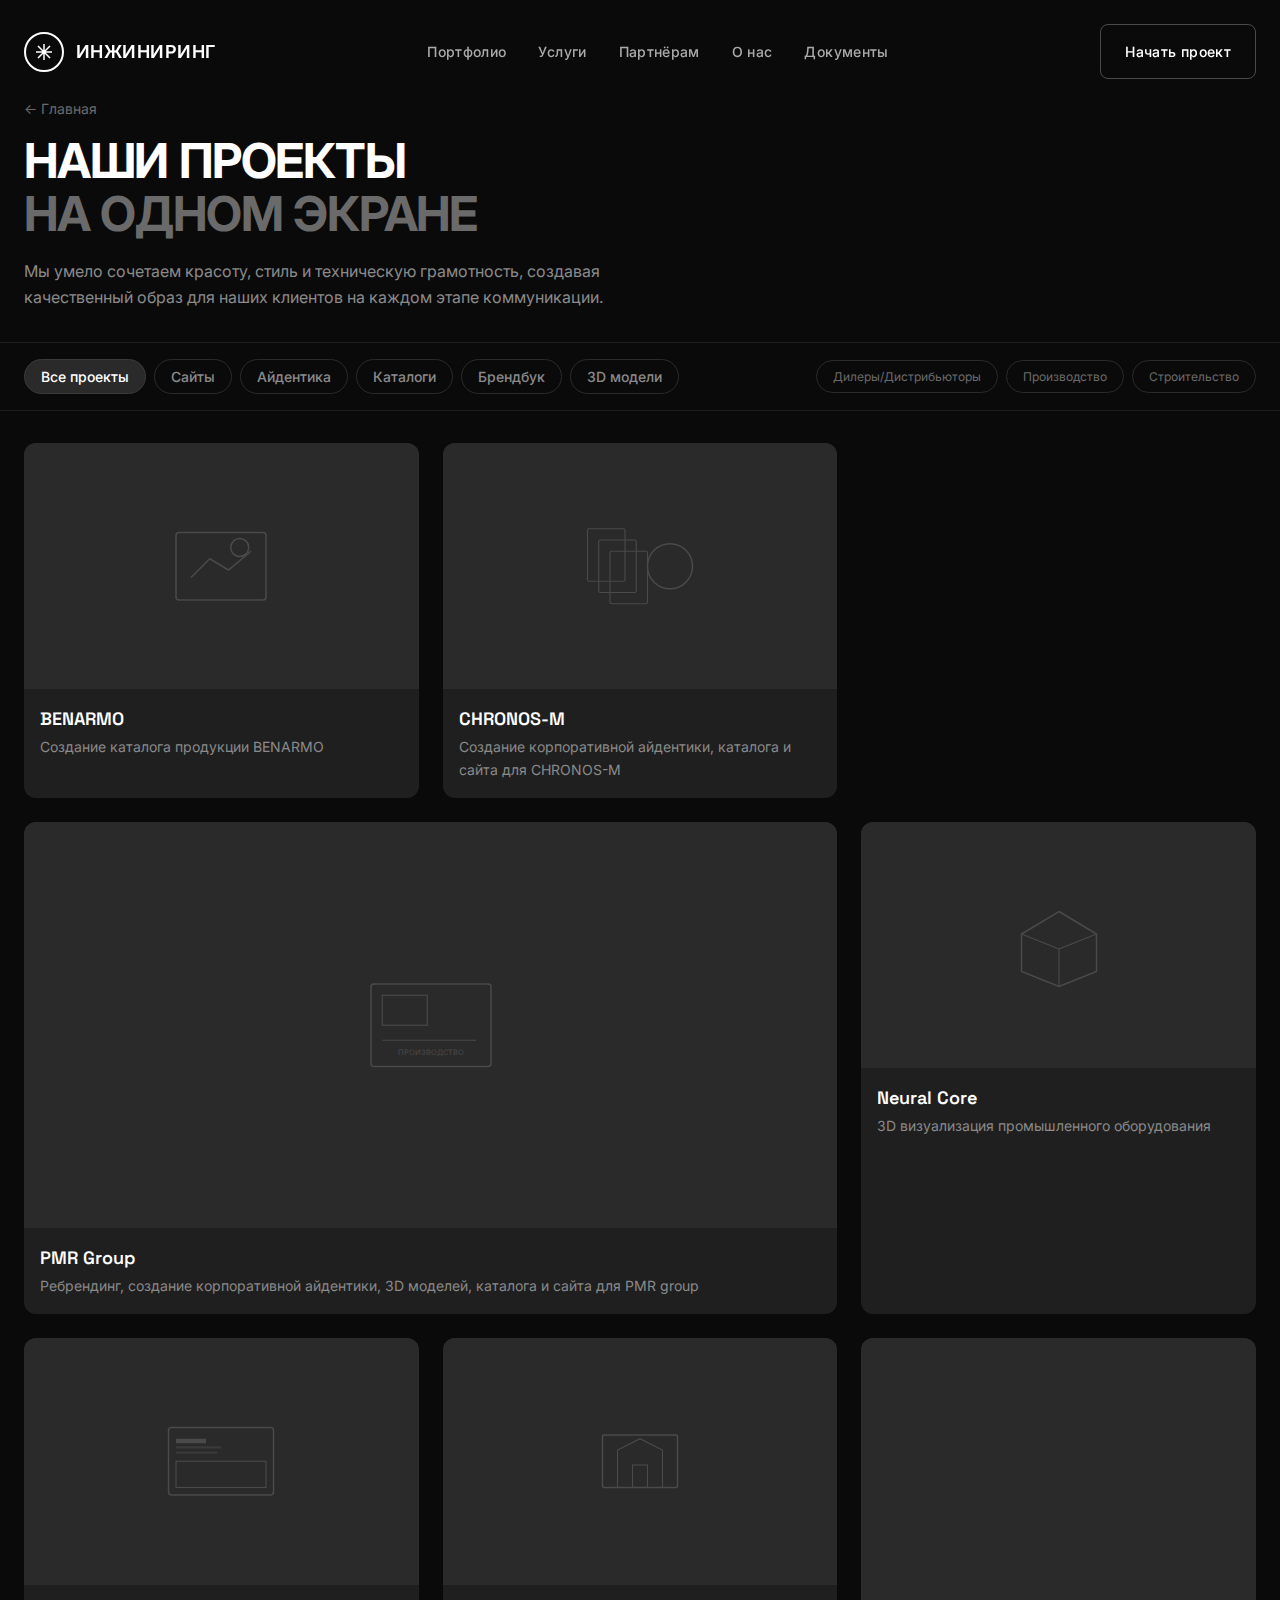
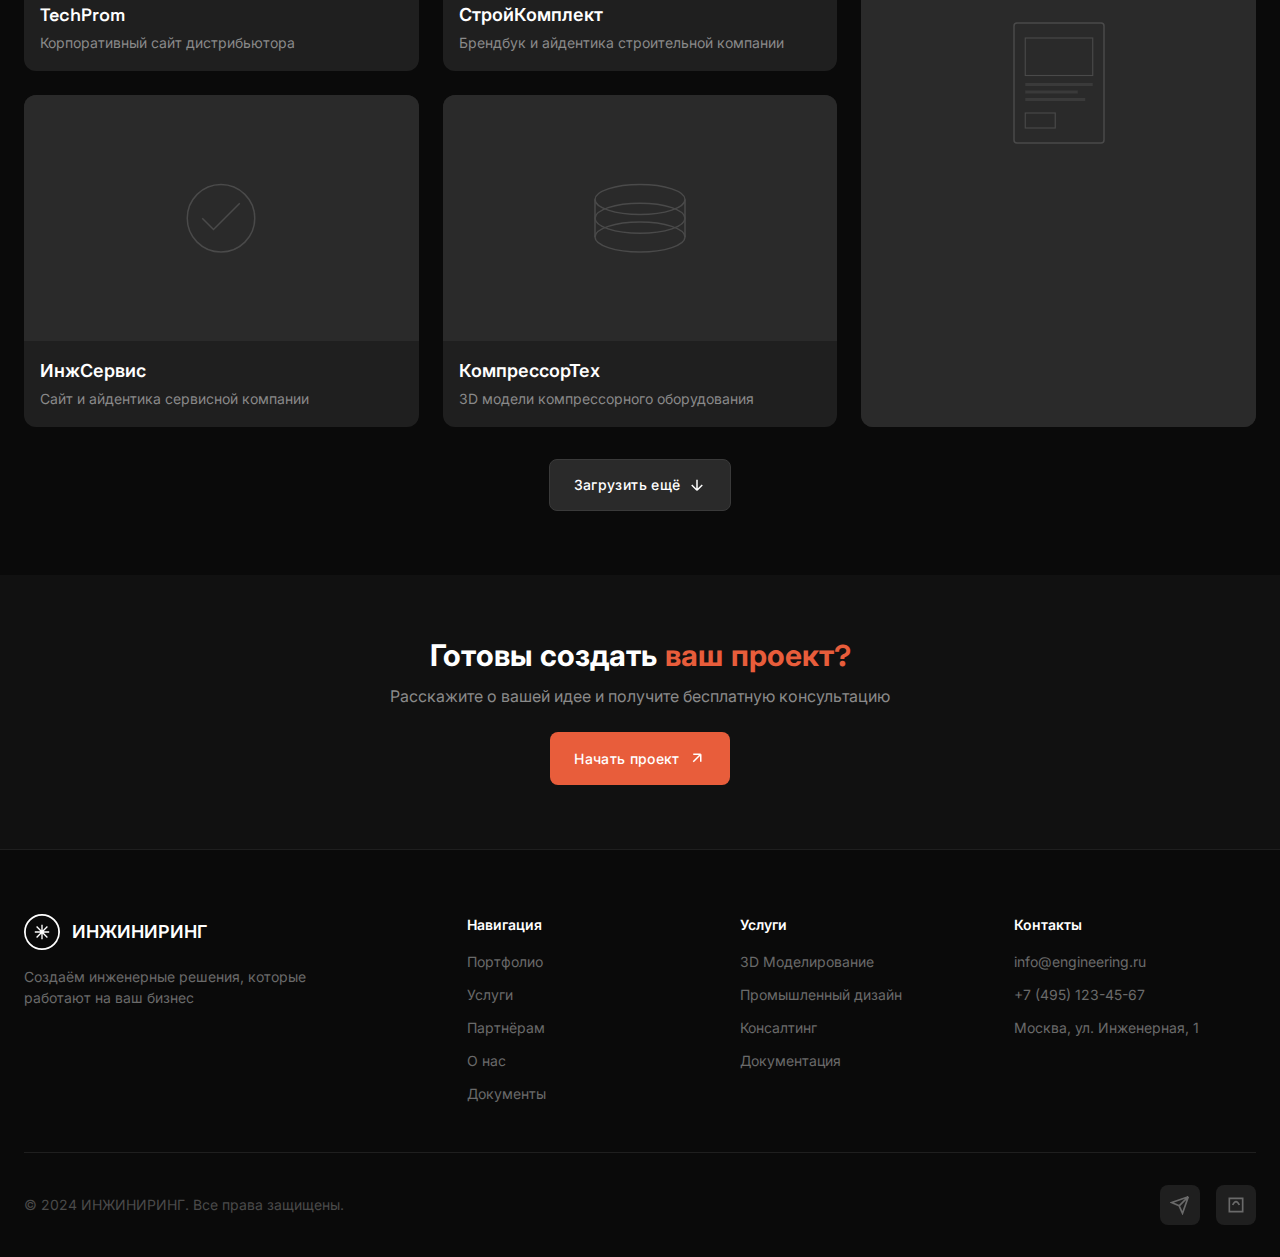
<file: portfolio.html>
<!DOCTYPE html>
<html lang="ru">
<head>
    <meta charset="UTF-8">
    <meta name="viewport" content="width=device-width, initial-scale=1.0">
    <title>Портфолио — ИНЖИНИРИНГ</title>
    <link rel="stylesheet" href="css/style.css">
    <link rel="stylesheet" href="css/animations.css">
    <link rel="stylesheet" href="css/portfolio.css">
    <link rel="preconnect" href="https://fonts.googleapis.com">
    <link rel="preconnect" href="https://fonts.gstatic.com" crossorigin>
    <link href="https://fonts.googleapis.com/css2?family=Inter:wght@300;400;500;600;700&family=Space+Grotesk:wght@400;500;600;700&display=swap" rel="stylesheet">
</head>
<body>
    <!-- Cursor -->
    <div class="cursor" id="cursor"></div>
    <div class="cursor-follower" id="cursor-follower"></div>

    <!-- Navigation -->
    <header class="header" id="header">
        <div class="header-container">
            <a href="index.html" class="logo">
                <svg class="logo-icon" viewBox="0 0 40 40" fill="none" xmlns="http://www.w3.org/2000/svg">
                    <circle cx="20" cy="20" r="19" stroke="currentColor" stroke-width="2"/>
                    <path d="M12 20H28M20 12V28M14 14L26 26M26 14L14 26" stroke="currentColor" stroke-width="1.5"/>
                </svg>
                <span class="logo-text">ИНЖИНИРИНГ</span>
            </a>
            
            <nav class="nav-desktop">
                <a href="portfolio.html" class="nav-link active">Портфолио</a>
                <a href="services.html" class="nav-link">Услуги</a>
                <a href="partners.html" class="nav-link">Партнёрам</a>
                <a href="about.html" class="nav-link">О нас</a>
                <a href="documents.html" class="nav-link">Документы</a>
            </nav>

            <div class="header-actions">
                <a href="index.html#contact" class="btn btn-outline">Начать проект</a>
                <button class="menu-toggle" id="menuToggle" aria-label="Меню">
                    <span></span>
                    <span></span>
                </button>
            </div>
        </div>
    </header>

    <!-- Mobile Menu -->
    <div class="mobile-menu" id="mobileMenu">
        <div class="mobile-menu-content">
            <nav class="mobile-nav">
                <a href="index.html" class="mobile-nav-link">
                    <span class="nav-number">01</span>
                    <span class="nav-title">Главная</span>
                </a>
                <a href="portfolio.html" class="mobile-nav-link active">
                    <span class="nav-number">02</span>
                    <span class="nav-title">Портфолио</span>
                </a>
                <a href="services.html" class="mobile-nav-link">
                    <span class="nav-number">03</span>
                    <span class="nav-title">Услуги</span>
                </a>
                <a href="partners.html" class="mobile-nav-link">
                    <span class="nav-number">04</span>
                    <span class="nav-title">Партнёрам</span>
                </a>
                <a href="about.html" class="mobile-nav-link">
                    <span class="nav-number">05</span>
                    <span class="nav-title">О нас</span>
                </a>
                <a href="documents.html" class="mobile-nav-link">
                    <span class="nav-number">06</span>
                    <span class="nav-title">Документы</span>
                </a>
            </nav>
        </div>
    </div>

    <!-- Page Header -->
    <section class="page-header">
        <div class="container">
            <div class="breadcrumb">
                <a href="index.html">← Главная</a>
            </div>
            <h1 class="page-title animate-fade-up">
                НАШИ ПРОЕКТЫ <br>
                <span class="text-muted">НА ОДНОМ ЭКРАНЕ</span>
            </h1>
            <p class="page-description animate-fade-up delay-1">
                Мы умело сочетаем красоту, стиль и техническую грамотность, создавая качественный образ для наших клиентов на каждом этапе коммуникации.
            </p>
        </div>
    </section>

    <!-- Filter Section -->
    <section class="filter-section">
        <div class="container">
            <div class="filters-wrapper">
                <div class="filter-group filter-primary">
                    <button class="filter-btn active" data-filter="all">Все проекты</button>
                    <button class="filter-btn" data-filter="websites">Сайты</button>
                    <button class="filter-btn" data-filter="identity">Айдентика</button>
                    <button class="filter-btn" data-filter="catalogs">Каталоги</button>
                    <button class="filter-btn" data-filter="brandbook">Брендбук</button>
                    <button class="filter-btn" data-filter="3d">3D модели</button>
                </div>
                <div class="filter-group filter-secondary">
                    <button class="filter-tag" data-industry="dealers">Дилеры/Дистрибьюторы</button>
                    <button class="filter-tag" data-industry="production">Производство</button>
                    <button class="filter-tag" data-industry="construction">Строительство</button>
                </div>
            </div>
        </div>
    </section>

    <!-- Projects Grid -->
    <section class="projects-section">
        <div class="container">
            <div class="projects-grid">
                <!-- Project 1 -->
                <article class="portfolio-card" data-category="3d identity" data-industry="production" data-project="1">
                    <div class="portfolio-image">
                        <div class="portfolio-placeholder">
                            <svg viewBox="0 0 200 150" fill="none">
                                <rect x="40" y="30" width="120" height="90" rx="4" stroke="currentColor" stroke-width="2"/>
                                <path d="M60 90L85 65L110 80L140 55" stroke="currentColor" stroke-width="2"/>
                                <circle cx="125" cy="50" r="12" stroke="currentColor" stroke-width="2"/>
                            </svg>
                        </div>
                        <div class="portfolio-overlay">
                            <button class="view-project-btn">
                                <span>Смотреть проект</span>
                                <svg viewBox="0 0 24 24" fill="none">
                                    <path d="M7 17L17 7M17 7H7M17 7V17" stroke="currentColor" stroke-width="2"/>
                                </svg>
                            </button>
                        </div>
                    </div>
                    <div class="portfolio-info">
                        <h3 class="portfolio-title">BENARMO</h3>
                        <p class="portfolio-desc">Создание каталога продукции BENARMO</p>
                    </div>
                </article>

                <!-- Project 2 -->
                <article class="portfolio-card" data-category="identity websites catalogs" data-industry="production" data-project="2">
                    <div class="portfolio-image">
                        <div class="portfolio-placeholder">
                            <svg viewBox="0 0 200 150" fill="none">
                                <rect x="30" y="25" width="50" height="70" rx="2" stroke="currentColor" stroke-width="1.5"/>
                                <rect x="45" y="40" width="50" height="70" rx="2" stroke="currentColor" stroke-width="1.5"/>
                                <rect x="60" y="55" width="50" height="70" rx="2" stroke="currentColor" stroke-width="1.5"/>
                                <circle cx="140" cy="75" r="30" stroke="currentColor" stroke-width="2"/>
                            </svg>
                        </div>
                        <div class="portfolio-overlay">
                            <button class="view-project-btn">
                                <span>Смотреть проект</span>
                                <svg viewBox="0 0 24 24" fill="none">
                                    <path d="M7 17L17 7M17 7H7M17 7V17" stroke="currentColor" stroke-width="2"/>
                                </svg>
                            </button>
                        </div>
                    </div>
                    <div class="portfolio-info">
                        <h3 class="portfolio-title">CHRONOS-M</h3>
                        <p class="portfolio-desc">Создание корпоративной айдентики, каталога и сайта для CHRONOS-M</p>
                    </div>
                </article>

                <!-- Project 3 -->
                <article class="portfolio-card portfolio-card-wide" data-category="identity 3d websites catalogs" data-industry="production" data-project="3">
                    <div class="portfolio-image">
                        <div class="portfolio-placeholder">
                            <svg viewBox="0 0 200 150" fill="none">
                                <rect x="20" y="20" width="160" height="110" rx="4" stroke="currentColor" stroke-width="2"/>
                                <rect x="35" y="35" width="60" height="40" stroke="currentColor" stroke-width="1.5"/>
                                <path d="M35 95H160" stroke="currentColor" stroke-width="1.5"/>
                                <text x="100" y="115" text-anchor="middle" fill="currentColor" font-size="10">ПРОИЗВОДСТВО</text>
                            </svg>
                        </div>
                        <div class="portfolio-overlay">
                            <button class="view-project-btn">
                                <span>Смотреть проект</span>
                                <svg viewBox="0 0 24 24" fill="none">
                                    <path d="M7 17L17 7M17 7H7M17 7V17" stroke="currentColor" stroke-width="2"/>
                                </svg>
                            </button>
                        </div>
                    </div>
                    <div class="portfolio-info">
                        <h3 class="portfolio-title">PMR Group</h3>
                        <p class="portfolio-desc">Ребрендинг, создание корпоративной айдентики, 3D моделей, каталога и сайта для PMR group</p>
                    </div>
                </article>

                <!-- Project 4 -->
                <article class="portfolio-card" data-category="3d" data-industry="production" data-project="4">
                    <div class="portfolio-image">
                        <div class="portfolio-placeholder">
                            <svg viewBox="0 0 200 150" fill="none">
                                <path d="M100 30L150 60V110L100 130L50 110V60L100 30Z" stroke="currentColor" stroke-width="2"/>
                                <path d="M100 80L150 60M100 80L50 60M100 80V130" stroke="currentColor" stroke-width="1.5"/>
                            </svg>
                        </div>
                        <div class="portfolio-overlay">
                            <button class="view-project-btn">
                                <span>Смотреть проект</span>
                                <svg viewBox="0 0 24 24" fill="none">
                                    <path d="M7 17L17 7M17 7H7M17 7V17" stroke="currentColor" stroke-width="2"/>
                                </svg>
                            </button>
                        </div>
                    </div>
                    <div class="portfolio-info">
                        <h3 class="portfolio-title">Neural Core</h3>
                        <p class="portfolio-desc">3D визуализация промышленного оборудования</p>
                    </div>
                </article>

                <!-- Project 5 -->
                <article class="portfolio-card" data-category="websites" data-industry="dealers" data-project="5">
                    <div class="portfolio-image">
                        <div class="portfolio-placeholder">
                            <svg viewBox="0 0 200 150" fill="none">
                                <rect x="30" y="30" width="140" height="90" rx="4" stroke="currentColor" stroke-width="2"/>
                                <rect x="40" y="45" width="40" height="6" fill="currentColor"/>
                                <rect x="40" y="55" width="60" height="3" fill="currentColor" opacity="0.5"/>
                                <rect x="40" y="62" width="55" height="3" fill="currentColor" opacity="0.5"/>
                                <rect x="40" y="75" width="120" height="35" stroke="currentColor" stroke-width="1.5"/>
                            </svg>
                        </div>
                        <div class="portfolio-overlay">
                            <button class="view-project-btn">
                                <span>Смотреть проект</span>
                                <svg viewBox="0 0 24 24" fill="none">
                                    <path d="M7 17L17 7M17 7H7M17 7V17" stroke="currentColor" stroke-width="2"/>
                                </svg>
                            </button>
                        </div>
                    </div>
                    <div class="portfolio-info">
                        <h3 class="portfolio-title">TechProm</h3>
                        <p class="portfolio-desc">Корпоративный сайт дистрибьютора</p>
                    </div>
                </article>

                <!-- Project 6 -->
                <article class="portfolio-card" data-category="identity brandbook" data-industry="construction" data-project="6">
                    <div class="portfolio-image">
                        <div class="portfolio-placeholder">
                            <svg viewBox="0 0 200 150" fill="none">
                                <rect x="50" y="40" width="100" height="70" rx="2" stroke="currentColor" stroke-width="2"/>
                                <path d="M70 110V60L100 45L130 60V110" stroke="currentColor" stroke-width="1.5"/>
                                <rect x="90" y="80" width="20" height="30" stroke="currentColor" stroke-width="1.5"/>
                            </svg>
                        </div>
                        <div class="portfolio-overlay">
                            <button class="view-project-btn">
                                <span>Смотреть проект</span>
                                <svg viewBox="0 0 24 24" fill="none">
                                    <path d="M7 17L17 7M17 7H7M17 7V17" stroke="currentColor" stroke-width="2"/>
                                </svg>
                            </button>
                        </div>
                    </div>
                    <div class="portfolio-info">
                        <h3 class="portfolio-title">СтройКомплект</h3>
                        <p class="portfolio-desc">Брендбук и айдентика строительной компании</p>
                    </div>
                </article>

                <!-- Project 7 -->
                <article class="portfolio-card portfolio-card-tall" data-category="catalogs 3d" data-industry="production" data-project="7">
                    <div class="portfolio-image">
                        <div class="portfolio-placeholder">
                            <svg viewBox="0 0 200 200" fill="none">
                                <rect x="40" y="20" width="120" height="160" rx="4" stroke="currentColor" stroke-width="2"/>
                                <rect x="55" y="40" width="90" height="50" stroke="currentColor" stroke-width="1.5"/>
                                <rect x="55" y="100" width="90" height="4" fill="currentColor" opacity="0.5"/>
                                <rect x="55" y="110" width="70" height="4" fill="currentColor" opacity="0.5"/>
                                <rect x="55" y="120" width="80" height="4" fill="currentColor" opacity="0.5"/>
                                <rect x="55" y="140" width="40" height="20" stroke="currentColor" stroke-width="1.5"/>
                            </svg>
                        </div>
                        <div class="portfolio-overlay">
                            <button class="view-project-btn">
                                <span>Смотреть проект</span>
                                <svg viewBox="0 0 24 24" fill="none">
                                    <path d="M7 17L17 7M17 7H7M17 7V17" stroke="currentColor" stroke-width="2"/>
                                </svg>
                            </button>
                        </div>
                    </div>
                    <div class="portfolio-info">
                        <h3 class="portfolio-title">ПромКаталог</h3>
                        <p class="portfolio-desc">Технический каталог с 3D визуализацией продукции</p>
                    </div>
                </article>

                <!-- Project 8 -->
                <article class="portfolio-card" data-category="websites identity" data-industry="dealers" data-project="8">
                    <div class="portfolio-image">
                        <div class="portfolio-placeholder">
                            <svg viewBox="0 0 200 150" fill="none">
                                <circle cx="100" cy="75" r="45" stroke="currentColor" stroke-width="2"/>
                                <path d="M75 75L90 90L125 55" stroke="currentColor" stroke-width="2"/>
                            </svg>
                        </div>
                        <div class="portfolio-overlay">
                            <button class="view-project-btn">
                                <span>Смотреть проект</span>
                                <svg viewBox="0 0 24 24" fill="none">
                                    <path d="M7 17L17 7M17 7H7M17 7V17" stroke="currentColor" stroke-width="2"/>
                                </svg>
                            </button>
                        </div>
                    </div>
                    <div class="portfolio-info">
                        <h3 class="portfolio-title">ИнжСервис</h3>
                        <p class="portfolio-desc">Сайт и айдентика сервисной компании</p>
                    </div>
                </article>

                <!-- Project 9 -->
                <article class="portfolio-card" data-category="3d" data-industry="production" data-project="9">
                    <div class="portfolio-image">
                        <div class="portfolio-placeholder">
                            <svg viewBox="0 0 200 150" fill="none">
                                <ellipse cx="100" cy="100" rx="60" ry="20" stroke="currentColor" stroke-width="2"/>
                                <ellipse cx="100" cy="75" rx="60" ry="20" stroke="currentColor" stroke-width="2"/>
                                <ellipse cx="100" cy="50" rx="60" ry="20" stroke="currentColor" stroke-width="2"/>
                                <path d="M40 50V100M160 50V100" stroke="currentColor" stroke-width="2"/>
                            </svg>
                        </div>
                        <div class="portfolio-overlay">
                            <button class="view-project-btn">
                                <span>Смотреть проект</span>
                                <svg viewBox="0 0 24 24" fill="none">
                                    <path d="M7 17L17 7M17 7H7M17 7V17" stroke="currentColor" stroke-width="2"/>
                                </svg>
                            </button>
                        </div>
                    </div>
                    <div class="portfolio-info">
                        <h3 class="portfolio-title">КомпрессорТех</h3>
                        <p class="portfolio-desc">3D модели компрессорного оборудования</p>
                    </div>
                </article>
            </div>

            <!-- Load More -->
            <div class="load-more-wrapper">
                <button class="btn btn-secondary load-more-btn">
                    <span>Загрузить ещё</span>
                    <svg viewBox="0 0 24 24" fill="none">
                        <path d="M12 5V19M12 19L5 12M12 19L19 12" stroke="currentColor" stroke-width="2"/>
                    </svg>
                </button>
            </div>
        </div>
    </section>

    <!-- Project Modal -->
    <div class="project-modal" id="projectModal">
        <div class="modal-backdrop"></div>
        <div class="modal-container">
            <button class="modal-close" id="modalClose">
                <svg viewBox="0 0 24 24" fill="none">
                    <path d="M18 6L6 18M6 6L18 18" stroke="currentColor" stroke-width="2"/>
                </svg>
            </button>
            
            <div class="modal-content">
                <div class="modal-gallery">
                    <div class="gallery-main">
                        <div class="gallery-placeholder">
                            <svg viewBox="0 0 400 300" fill="none">
                                <rect x="50" y="50" width="300" height="200" rx="8" stroke="currentColor" stroke-width="2"/>
                                <path d="M100 180L150 130L200 160L300 100" stroke="currentColor" stroke-width="2"/>
                                <circle cx="260" cy="100" r="25" stroke="currentColor" stroke-width="2"/>
                            </svg>
                        </div>
                    </div>
                    <div class="gallery-thumbs">
                        <button class="thumb active">
                            <div class="thumb-placeholder"></div>
                        </button>
                        <button class="thumb">
                            <div class="thumb-placeholder"></div>
                        </button>
                        <button class="thumb">
                            <div class="thumb-placeholder"></div>
                        </button>
                        <button class="thumb">
                            <div class="thumb-placeholder"></div>
                        </button>
                    </div>
                </div>
                
                <div class="modal-info">
                    <div class="modal-header">
                        <span class="modal-category">3D Моделирование</span>
                        <span class="modal-year">2024</span>
                    </div>
                    <h2 class="modal-title">BENARMO</h2>
                    <p class="modal-description">
                        Создание каталога продукции BENARMO — ведущего производителя промышленного оборудования. 
                        Проект включал разработку визуальной концепции, 3D визуализацию продукции и вёрстку многостраничного каталога.
                    </p>
                    
                    <div class="modal-details">
                        <div class="detail-item">
                            <span class="detail-label">Клиент</span>
                            <span class="detail-value">BENARMO</span>
                        </div>
                        <div class="detail-item">
                            <span class="detail-label">Услуги</span>
                            <span class="detail-value">3D моделирование, Каталог, Фотосъёмка</span>
                        </div>
                        <div class="detail-item">
                            <span class="detail-label">Индустрия</span>
                            <span class="detail-value">Производство</span>
                        </div>
                        <div class="detail-item">
                            <span class="detail-label">Срок</span>
                            <span class="detail-value">3 месяца</span>
                        </div>
                    </div>
                    
                    <div class="modal-tags">
                        <span class="modal-tag">CAD</span>
                        <span class="modal-tag">Render</span>
                        <span class="modal-tag">Печать</span>
                        <span class="modal-tag">Вёрстка</span>
                    </div>
                    
                    <div class="modal-actions">
                        <a href="#" class="btn btn-primary">
                            <span>Обсудить похожий проект</span>
                        </a>
                    </div>
                </div>
            </div>
            
            <div class="modal-nav">
                <button class="modal-nav-btn prev">
                    <svg viewBox="0 0 24 24" fill="none">
                        <path d="M19 12H5M5 12L12 19M5 12L12 5" stroke="currentColor" stroke-width="2"/>
                    </svg>
                    <span>Предыдущий</span>
                </button>
                <button class="modal-nav-btn next">
                    <span>Следующий</span>
                    <svg viewBox="0 0 24 24" fill="none">
                        <path d="M5 12H19M19 12L12 5M19 12L12 19" stroke="currentColor" stroke-width="2"/>
                    </svg>
                </button>
            </div>
        </div>
    </div>

    <!-- CTA Section -->
    <section class="portfolio-cta">
        <div class="container">
            <div class="cta-inner">
                <h2 class="cta-title">Готовы создать <span class="text-accent">ваш проект?</span></h2>
                <p class="cta-text">Расскажите о вашей идее и получите бесплатную консультацию</p>
                <a href="index.html#contact" class="btn btn-primary">
                    <span>Начать проект</span>
                    <svg viewBox="0 0 24 24" fill="none" class="btn-icon">
                        <path d="M7 17L17 7M17 7H7M17 7V17" stroke="currentColor" stroke-width="2"/>
                    </svg>
                </a>
            </div>
        </div>
    </section>

    <!-- Footer -->
    <footer class="footer">
        <div class="container">
            <div class="footer-main">
                <div class="footer-brand">
                    <a href="index.html" class="footer-logo">
                        <svg class="logo-icon" viewBox="0 0 40 40" fill="none">
                            <circle cx="20" cy="20" r="19" stroke="currentColor" stroke-width="2"/>
                            <path d="M12 20H28M20 12V28M14 14L26 26M26 14L14 26" stroke="currentColor" stroke-width="1.5"/>
                        </svg>
                        <span>ИНЖИНИРИНГ</span>
                    </a>
                    <p class="footer-tagline">
                        Создаём инженерные решения, которые работают на ваш бизнес
                    </p>
                </div>

                <div class="footer-links">
                    <div class="footer-column">
                        <h4 class="footer-heading">Навигация</h4>
                        <nav class="footer-nav">
                            <a href="portfolio.html">Портфолио</a>
                            <a href="services.html">Услуги</a>
                            <a href="partners.html">Партнёрам</a>
                            <a href="about.html">О нас</a>
                            <a href="documents.html">Документы</a>
                        </nav>
                    </div>

                    <div class="footer-column">
                        <h4 class="footer-heading">Услуги</h4>
                        <nav class="footer-nav">
                            <a href="services.html#3d">3D Моделирование</a>
                            <a href="services.html#design">Промышленный дизайн</a>
                            <a href="services.html#consulting">Консалтинг</a>
                            <a href="services.html#docs">Документация</a>
                        </nav>
                    </div>

                    <div class="footer-column">
                        <h4 class="footer-heading">Контакты</h4>
                        <div class="footer-contacts">
                            <a href="mailto:info@engineering.ru">info@engineering.ru</a>
                            <a href="tel:+74951234567">+7 (495) 123-45-67</a>
                            <address>Москва, ул. Инженерная, 1</address>
                        </div>
                    </div>
                </div>
            </div>

            <div class="footer-bottom">
                <p class="copyright">© 2024 ИНЖИНИРИНГ. Все права защищены.</p>
                <div class="footer-social">
                    <a href="#" class="social-link" aria-label="Telegram">
                        <svg viewBox="0 0 24 24" fill="none">
                            <path d="M22 2L11 13M22 2L15 22L11 13M22 2L2 9L11 13" stroke="currentColor" stroke-width="2"/>
                        </svg>
                    </a>
                    <a href="#" class="social-link" aria-label="VK">
                        <svg viewBox="0 0 24 24" fill="none">
                            <path d="M4 4H20V20H4V4Z" stroke="currentColor" stroke-width="2"/>
                            <path d="M8 12C8 12 10 8 12 8C14 8 16 12 16 12" stroke="currentColor" stroke-width="2"/>
                        </svg>
                    </a>
                </div>
            </div>
        </div>
    </footer>

    <script src="js/main.js"></script>
    <script src="js/portfolio.js"></script>
</body>
</html>
</file>
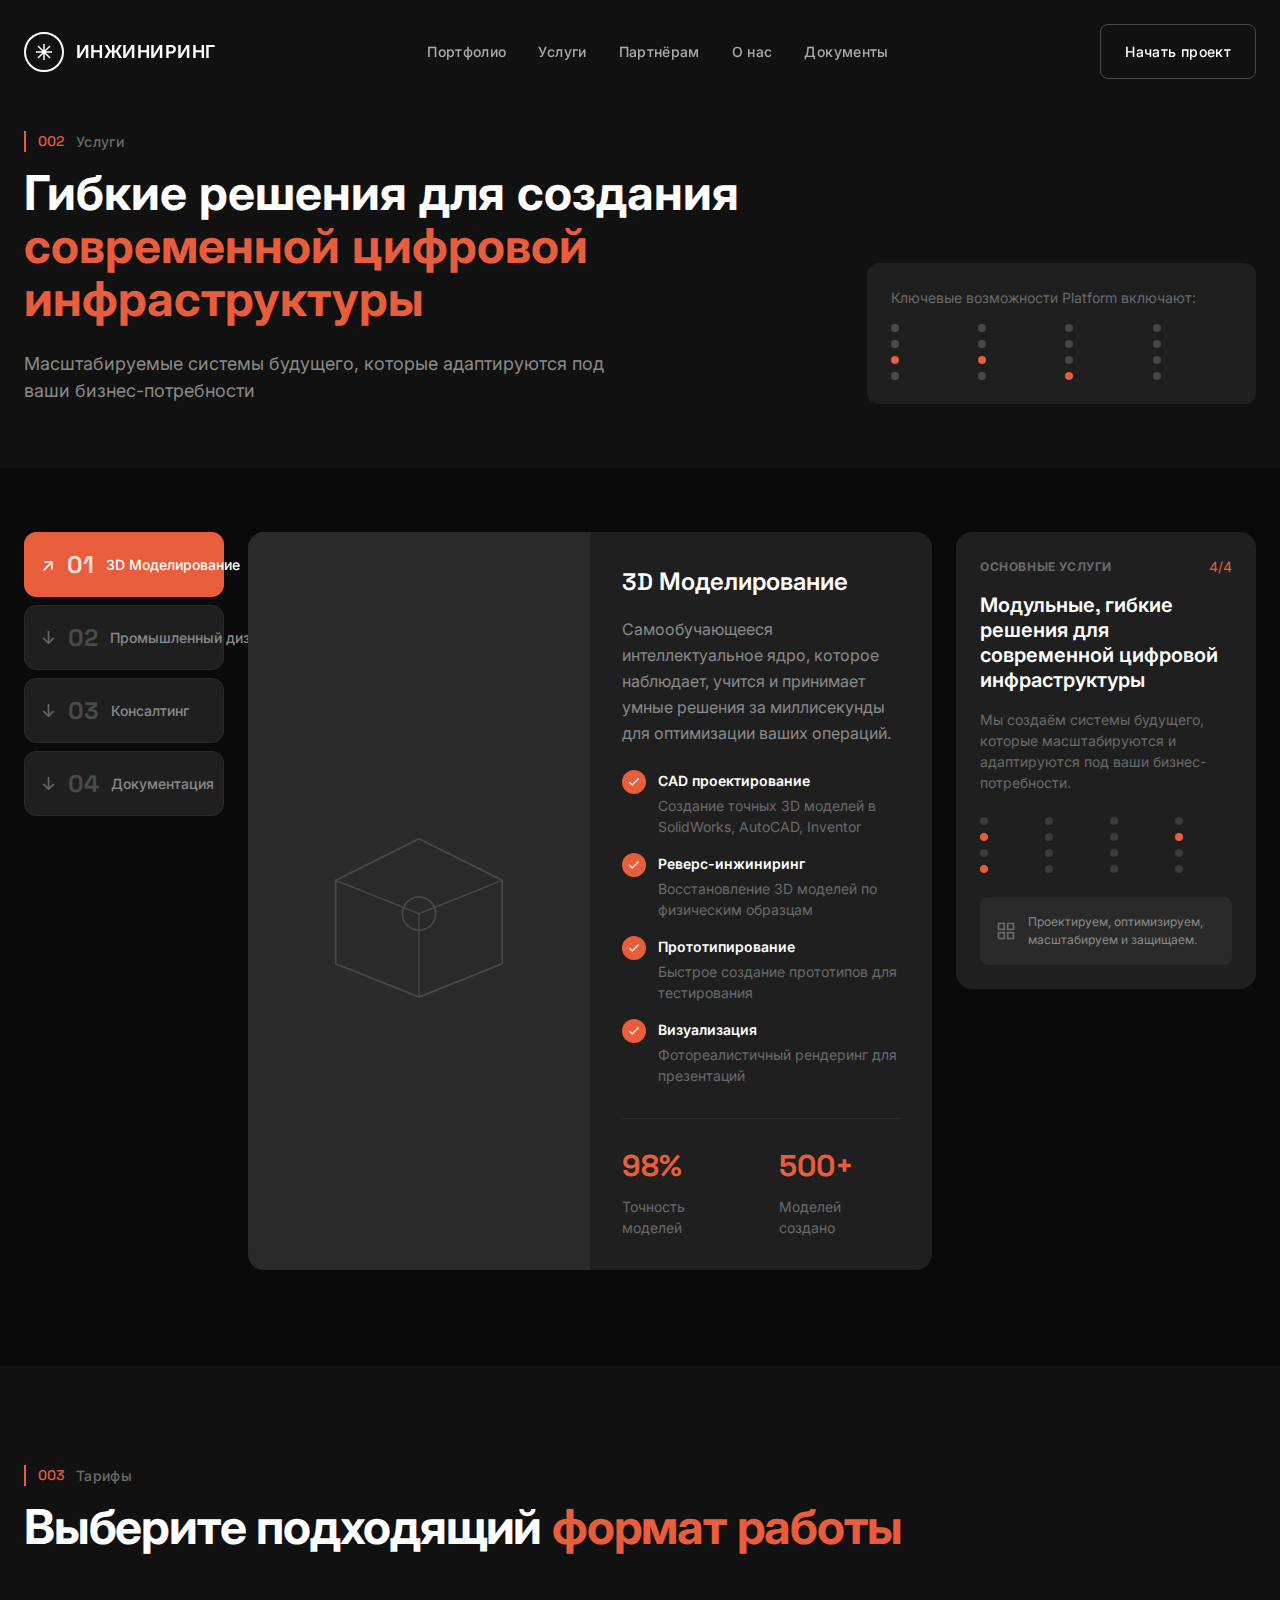
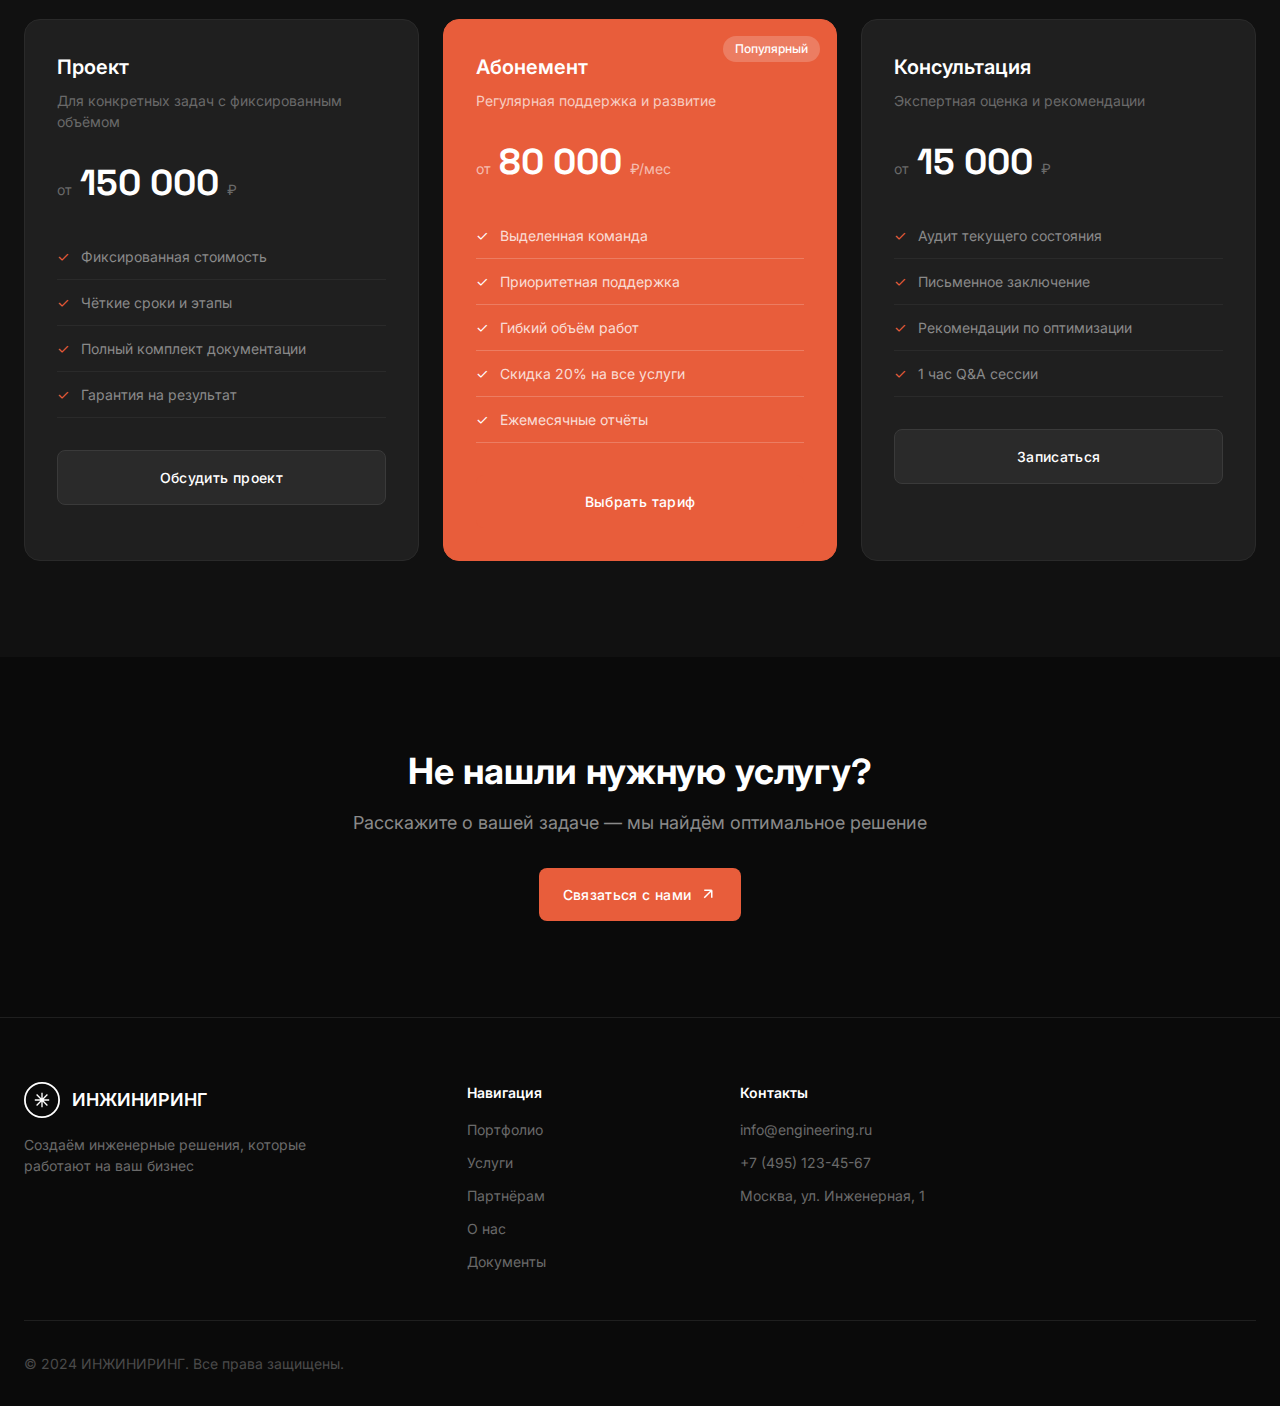
<file: services.html>
<!DOCTYPE html>
<html lang="ru">
<head>
    <meta charset="UTF-8">
    <meta name="viewport" content="width=device-width, initial-scale=1.0">
    <title>Услуги — ИНЖИНИРИНГ</title>
    <link rel="stylesheet" href="css/style.css">
    <link rel="stylesheet" href="css/animations.css">
    <link rel="stylesheet" href="css/pages.css">
    <link rel="preconnect" href="https://fonts.googleapis.com">
    <link rel="preconnect" href="https://fonts.gstatic.com" crossorigin>
    <link href="https://fonts.googleapis.com/css2?family=Inter:wght@300;400;500;600;700&family=Space+Grotesk:wght@400;500;600;700&display=swap" rel="stylesheet">
</head>
<body>
    <!-- Cursor -->
    <div class="cursor" id="cursor"></div>
    <div class="cursor-follower" id="cursor-follower"></div>

    <!-- Navigation -->
    <header class="header" id="header">
        <div class="header-container">
            <a href="index.html" class="logo">
                <svg class="logo-icon" viewBox="0 0 40 40" fill="none">
                    <circle cx="20" cy="20" r="19" stroke="currentColor" stroke-width="2"/>
                    <path d="M12 20H28M20 12V28M14 14L26 26M26 14L14 26" stroke="currentColor" stroke-width="1.5"/>
                </svg>
                <span class="logo-text">ИНЖИНИРИНГ</span>
            </a>
            
            <nav class="nav-desktop">
                <a href="portfolio.html" class="nav-link">Портфолио</a>
                <a href="services.html" class="nav-link active">Услуги</a>
                <a href="partners.html" class="nav-link">Партнёрам</a>
                <a href="about.html" class="nav-link">О нас</a>
                <a href="documents.html" class="nav-link">Документы</a>
            </nav>

            <div class="header-actions">
                <a href="index.html#contact" class="btn btn-outline">Начать проект</a>
                <button class="menu-toggle" id="menuToggle" aria-label="Меню">
                    <span></span>
                    <span></span>
                </button>
            </div>
        </div>
    </header>

    <!-- Mobile Menu -->
    <div class="mobile-menu" id="mobileMenu">
        <div class="mobile-menu-content">
            <nav class="mobile-nav">
                <a href="index.html" class="mobile-nav-link">
                    <span class="nav-number">01</span>
                    <span class="nav-title">Главная</span>
                </a>
                <a href="portfolio.html" class="mobile-nav-link">
                    <span class="nav-number">02</span>
                    <span class="nav-title">Портфолио</span>
                </a>
                <a href="services.html" class="mobile-nav-link active">
                    <span class="nav-number">03</span>
                    <span class="nav-title">Услуги</span>
                </a>
                <a href="partners.html" class="mobile-nav-link">
                    <span class="nav-number">04</span>
                    <span class="nav-title">Партнёрам</span>
                </a>
                <a href="about.html" class="mobile-nav-link">
                    <span class="nav-number">05</span>
                    <span class="nav-title">О нас</span>
                </a>
                <a href="documents.html" class="mobile-nav-link">
                    <span class="nav-number">06</span>
                    <span class="nav-title">Документы</span>
                </a>
            </nav>
        </div>
    </div>

    <!-- Hero Section -->
    <section class="page-hero services-hero">
        <div class="container">
            <div class="page-hero-content">
                <div class="section-label animate-fade-up">
                    <span class="label-number">002</span>
                    <span class="label-text">Услуги</span>
                </div>
                <h1 class="page-hero-title animate-fade-up delay-1">
                    Гибкие решения для создания <br>
                    <span class="text-accent">современной цифровой инфраструктуры</span>
                </h1>
                <p class="page-hero-desc animate-fade-up delay-2">
                    Масштабируемые системы будущего, которые адаптируются под ваши бизнес-потребности
                </p>
            </div>
            <div class="page-hero-aside">
                <span class="aside-text">Ключевые возможности Platform включают:</span>
                <div class="aside-dots">
                    <span></span><span></span><span></span><span></span>
                    <span></span><span></span><span></span><span></span>
                    <span class="accent"></span><span class="accent"></span><span></span><span></span>
                    <span></span><span></span><span class="accent"></span><span></span>
                </div>
            </div>
        </div>
    </section>

    <!-- Services Tabs Section -->
    <section class="services-detailed">
        <div class="container">
            <div class="services-tabs">
                <div class="tabs-nav">
                    <button class="tab-btn active" data-tab="3d">
                        <span class="tab-arrow">↗</span>
                        <span class="tab-number">01</span>
                        <span class="tab-label">3D Моделирование</span>
                    </button>
                    <button class="tab-btn" data-tab="design">
                        <span class="tab-arrow">↓</span>
                        <span class="tab-number">02</span>
                        <span class="tab-label">Промышленный дизайн</span>
                    </button>
                    <button class="tab-btn" data-tab="consulting">
                        <span class="tab-arrow">↓</span>
                        <span class="tab-number">03</span>
                        <span class="tab-label">Консалтинг</span>
                    </button>
                    <button class="tab-btn" data-tab="docs">
                        <span class="tab-arrow">↓</span>
                        <span class="tab-number">04</span>
                        <span class="tab-label">Документация</span>
                    </button>
                </div>

                <div class="tabs-content">
                    <!-- 3D Modeling Tab -->
                    <div class="tab-panel active" id="3d">
                        <div class="tab-panel-image">
                            <div class="panel-image-placeholder">
                                <svg viewBox="0 0 300 250" fill="none">
                                    <path d="M150 50L250 100V200L150 240L50 200V100L150 50Z" stroke="currentColor" stroke-width="2"/>
                                    <path d="M150 140L250 100M150 140L50 100M150 140V240" stroke="currentColor" stroke-width="1.5"/>
                                    <circle cx="150" cy="140" r="20" stroke="currentColor" stroke-width="2"/>
                                </svg>
                            </div>
                        </div>
                        <div class="tab-panel-content">
                            <h3 class="panel-title">3D Моделирование</h3>
                            <p class="panel-description">
                                Самообучающееся интеллектуальное ядро, которое наблюдает, учится и принимает умные решения за миллисекунды для оптимизации ваших операций.
                            </p>
                            <ul class="panel-features">
                                <li>
                                    <span class="feature-icon">
                                        <svg viewBox="0 0 24 24" fill="none"><path d="M20 6L9 17L4 12" stroke="currentColor" stroke-width="2"/></svg>
                                    </span>
                                    <div>
                                        <strong>CAD проектирование</strong>
                                        <span>Создание точных 3D моделей в SolidWorks, AutoCAD, Inventor</span>
                                    </div>
                                </li>
                                <li>
                                    <span class="feature-icon">
                                        <svg viewBox="0 0 24 24" fill="none"><path d="M20 6L9 17L4 12" stroke="currentColor" stroke-width="2"/></svg>
                                    </span>
                                    <div>
                                        <strong>Реверс-инжиниринг</strong>
                                        <span>Восстановление 3D моделей по физическим образцам</span>
                                    </div>
                                </li>
                                <li>
                                    <span class="feature-icon">
                                        <svg viewBox="0 0 24 24" fill="none"><path d="M20 6L9 17L4 12" stroke="currentColor" stroke-width="2"/></svg>
                                    </span>
                                    <div>
                                        <strong>Прототипирование</strong>
                                        <span>Быстрое создание прототипов для тестирования</span>
                                    </div>
                                </li>
                                <li>
                                    <span class="feature-icon">
                                        <svg viewBox="0 0 24 24" fill="none"><path d="M20 6L9 17L4 12" stroke="currentColor" stroke-width="2"/></svg>
                                    </span>
                                    <div>
                                        <strong>Визуализация</strong>
                                        <span>Фотореалистичный рендеринг для презентаций</span>
                                    </div>
                                </li>
                            </ul>
                            <div class="panel-stats">
                                <div class="panel-stat">
                                    <span class="stat-value">98%</span>
                                    <span class="stat-label">Точность моделей</span>
                                </div>
                                <div class="panel-stat">
                                    <span class="stat-value">500+</span>
                                    <span class="stat-label">Моделей создано</span>
                                </div>
                            </div>
                        </div>
                    </div>

                    <!-- Industrial Design Tab -->
                    <div class="tab-panel" id="design">
                        <div class="tab-panel-image">
                            <div class="panel-image-placeholder">
                                <svg viewBox="0 0 300 250" fill="none">
                                    <rect x="50" y="60" width="200" height="130" rx="8" stroke="currentColor" stroke-width="2"/>
                                    <rect x="80" y="90" width="60" height="40" stroke="currentColor" stroke-width="1.5"/>
                                    <circle cx="200" cy="110" r="25" stroke="currentColor" stroke-width="1.5"/>
                                    <path d="M80 160H220" stroke="currentColor" stroke-width="1.5"/>
                                </svg>
                            </div>
                        </div>
                        <div class="tab-panel-content">
                            <h3 class="panel-title">Промышленный дизайн</h3>
                            <p class="panel-description">
                                Разработка эргономичных и эстетичных решений для промышленных изделий с учётом требований производства и эксплуатации.
                            </p>
                            <ul class="panel-features">
                                <li>
                                    <span class="feature-icon">
                                        <svg viewBox="0 0 24 24" fill="none"><path d="M20 6L9 17L4 12" stroke="currentColor" stroke-width="2"/></svg>
                                    </span>
                                    <div>
                                        <strong>Концептуальный дизайн</strong>
                                        <span>Разработка визуальной концепции продукта</span>
                                    </div>
                                </li>
                                <li>
                                    <span class="feature-icon">
                                        <svg viewBox="0 0 24 24" fill="none"><path d="M20 6L9 17L4 12" stroke="currentColor" stroke-width="2"/></svg>
                                    </span>
                                    <div>
                                        <strong>Эргономика</strong>
                                        <span>Проектирование с учётом человеческого фактора</span>
                                    </div>
                                </li>
                                <li>
                                    <span class="feature-icon">
                                        <svg viewBox="0 0 24 24" fill="none"><path d="M20 6L9 17L4 12" stroke="currentColor" stroke-width="2"/></svg>
                                    </span>
                                    <div>
                                        <strong>DFM анализ</strong>
                                        <span>Оптимизация для массового производства</span>
                                    </div>
                                </li>
                            </ul>
                        </div>
                    </div>

                    <!-- Consulting Tab -->
                    <div class="tab-panel" id="consulting">
                        <div class="tab-panel-image">
                            <div class="panel-image-placeholder">
                                <svg viewBox="0 0 300 250" fill="none">
                                    <circle cx="150" cy="125" r="60" stroke="currentColor" stroke-width="2"/>
                                    <path d="M150 85V125L180 145" stroke="currentColor" stroke-width="2" stroke-linecap="round"/>
                                    <circle cx="80" cy="80" r="15" stroke="currentColor" stroke-width="1.5"/>
                                    <circle cx="220" cy="170" r="15" stroke="currentColor" stroke-width="1.5"/>
                                    <path d="M92 88L115 100M185 150L208 162" stroke="currentColor" stroke-width="1.5"/>
                                </svg>
                            </div>
                        </div>
                        <div class="tab-panel-content">
                            <h3 class="panel-title">Инженерный консалтинг</h3>
                            <p class="panel-description">
                                Экспертная поддержка на всех этапах разработки и производства. Помогаем оптимизировать процессы и сократить затраты.
                            </p>
                            <ul class="panel-features">
                                <li>
                                    <span class="feature-icon">
                                        <svg viewBox="0 0 24 24" fill="none"><path d="M20 6L9 17L4 12" stroke="currentColor" stroke-width="2"/></svg>
                                    </span>
                                    <div>
                                        <strong>Аудит процессов</strong>
                                        <span>Анализ текущих производственных процессов</span>
                                    </div>
                                </li>
                                <li>
                                    <span class="feature-icon">
                                        <svg viewBox="0 0 24 24" fill="none"><path d="M20 6L9 17L4 12" stroke="currentColor" stroke-width="2"/></svg>
                                    </span>
                                    <div>
                                        <strong>Оптимизация</strong>
                                        <span>Рекомендации по улучшению эффективности</span>
                                    </div>
                                </li>
                                <li>
                                    <span class="feature-icon">
                                        <svg viewBox="0 0 24 24" fill="none"><path d="M20 6L9 17L4 12" stroke="currentColor" stroke-width="2"/></svg>
                                    </span>
                                    <div>
                                        <strong>Сопровождение</strong>
                                        <span>Поддержка на этапе внедрения</span>
                                    </div>
                                </li>
                            </ul>
                        </div>
                    </div>

                    <!-- Documentation Tab -->
                    <div class="tab-panel" id="docs">
                        <div class="tab-panel-image">
                            <div class="panel-image-placeholder">
                                <svg viewBox="0 0 300 250" fill="none">
                                    <rect x="70" y="50" width="160" height="150" rx="4" stroke="currentColor" stroke-width="2"/>
                                    <rect x="90" y="80" width="120" height="8" fill="currentColor" opacity="0.5"/>
                                    <rect x="90" y="100" width="100" height="6" fill="currentColor" opacity="0.3"/>
                                    <rect x="90" y="115" width="110" height="6" fill="currentColor" opacity="0.3"/>
                                    <rect x="90" y="130" width="90" height="6" fill="currentColor" opacity="0.3"/>
                                    <rect x="90" y="160" width="60" height="20" stroke="currentColor" stroke-width="1.5"/>
                                </svg>
                            </div>
                        </div>
                        <div class="tab-panel-content">
                            <h3 class="panel-title">Техническая документация</h3>
                            <p class="panel-description">
                                Разработка полного комплекта технической документации по ГОСТ и международным стандартам.
                            </p>
                            <ul class="panel-features">
                                <li>
                                    <span class="feature-icon">
                                        <svg viewBox="0 0 24 24" fill="none"><path d="M20 6L9 17L4 12" stroke="currentColor" stroke-width="2"/></svg>
                                    </span>
                                    <div>
                                        <strong>Конструкторская документация</strong>
                                        <span>Чертежи, спецификации, ведомости</span>
                                    </div>
                                </li>
                                <li>
                                    <span class="feature-icon">
                                        <svg viewBox="0 0 24 24" fill="none"><path d="M20 6L9 17L4 12" stroke="currentColor" stroke-width="2"/></svg>
                                    </span>
                                    <div>
                                        <strong>Технологическая документация</strong>
                                        <span>Техпроцессы, карты наладки</span>
                                    </div>
                                </li>
                                <li>
                                    <span class="feature-icon">
                                        <svg viewBox="0 0 24 24" fill="none"><path d="M20 6L9 17L4 12" stroke="currentColor" stroke-width="2"/></svg>
                                    </span>
                                    <div>
                                        <strong>Эксплуатационная документация</strong>
                                        <span>Руководства, инструкции, паспорта</span>
                                    </div>
                                </li>
                            </ul>
                        </div>
                    </div>
                </div>

                <div class="tabs-sidebar">
                    <div class="sidebar-card">
                        <h4>Основные услуги</h4>
                        <span class="sidebar-count">4/4</span>
                    </div>
                    <h3 class="sidebar-title">
                        Модульные, гибкие решения для современной цифровой инфраструктуры
                    </h3>
                    <p class="sidebar-text">
                        Мы создаём системы будущего, которые масштабируются и адаптируются под ваши бизнес-потребности.
                    </p>
                    <div class="sidebar-features">
                        <span class="feature-dot"></span>
                        <span class="feature-dot"></span>
                        <span class="feature-dot"></span>
                        <span class="feature-dot"></span>
                        <span class="feature-dot accent"></span>
                        <span class="feature-dot"></span>
                        <span class="feature-dot"></span>
                        <span class="feature-dot accent"></span>
                        <span class="feature-dot"></span>
                        <span class="feature-dot"></span>
                        <span class="feature-dot"></span>
                        <span class="feature-dot"></span>
                        <span class="feature-dot accent"></span>
                        <span class="feature-dot"></span>
                        <span class="feature-dot"></span>
                        <span class="feature-dot"></span>
                    </div>
                    <div class="sidebar-cta">
                        <svg viewBox="0 0 24 24" fill="none">
                            <rect x="3" y="3" width="7" height="7" stroke="currentColor" stroke-width="2"/>
                            <rect x="14" y="3" width="7" height="7" stroke="currentColor" stroke-width="2"/>
                            <rect x="3" y="14" width="7" height="7" stroke="currentColor" stroke-width="2"/>
                            <rect x="14" y="14" width="7" height="7" stroke="currentColor" stroke-width="2"/>
                        </svg>
                        <span>Проектируем, оптимизируем, масштабируем и защищаем.</span>
                    </div>
                </div>
            </div>
        </div>
    </section>

    <!-- Pricing Section -->
    <section class="pricing-section">
        <div class="container">
            <div class="section-header">
                <div class="section-label">
                    <span class="label-number">003</span>
                    <span class="label-text">Тарифы</span>
                </div>
                <h2 class="section-title">
                    Выберите подходящий <span class="text-accent">формат работы</span>
                </h2>
            </div>

            <div class="pricing-grid">
                <article class="pricing-card">
                    <div class="pricing-header">
                        <h3 class="pricing-title">Проект</h3>
                        <p class="pricing-desc">Для конкретных задач с фиксированным объёмом</p>
                    </div>
                    <div class="pricing-price">
                        <span class="price-from">от</span>
                        <span class="price-value">150 000</span>
                        <span class="price-currency">₽</span>
                    </div>
                    <ul class="pricing-features">
                        <li>Фиксированная стоимость</li>
                        <li>Чёткие сроки и этапы</li>
                        <li>Полный комплект документации</li>
                        <li>Гарантия на результат</li>
                    </ul>
                    <a href="index.html#contact" class="btn btn-secondary btn-full">Обсудить проект</a>
                </article>

                <article class="pricing-card pricing-card-featured">
                    <div class="pricing-badge">Популярный</div>
                    <div class="pricing-header">
                        <h3 class="pricing-title">Абонемент</h3>
                        <p class="pricing-desc">Регулярная поддержка и развитие</p>
                    </div>
                    <div class="pricing-price">
                        <span class="price-from">от</span>
                        <span class="price-value">80 000</span>
                        <span class="price-currency">₽/мес</span>
                    </div>
                    <ul class="pricing-features">
                        <li>Выделенная команда</li>
                        <li>Приоритетная поддержка</li>
                        <li>Гибкий объём работ</li>
                        <li>Скидка 20% на все услуги</li>
                        <li>Ежемесячные отчёты</li>
                    </ul>
                    <a href="index.html#contact" class="btn btn-primary btn-full">Выбрать тариф</a>
                </article>

                <article class="pricing-card">
                    <div class="pricing-header">
                        <h3 class="pricing-title">Консультация</h3>
                        <p class="pricing-desc">Экспертная оценка и рекомендации</p>
                    </div>
                    <div class="pricing-price">
                        <span class="price-from">от</span>
                        <span class="price-value">15 000</span>
                        <span class="price-currency">₽</span>
                    </div>
                    <ul class="pricing-features">
                        <li>Аудит текущего состояния</li>
                        <li>Письменное заключение</li>
                        <li>Рекомендации по оптимизации</li>
                        <li>1 час Q&A сессии</li>
                    </ul>
                    <a href="index.html#contact" class="btn btn-secondary btn-full">Записаться</a>
                </article>
            </div>
        </div>
    </section>

    <!-- CTA Section -->
    <section class="page-cta">
        <div class="container">
            <div class="cta-inner">
                <h2 class="cta-title">Не нашли нужную услугу?</h2>
                <p class="cta-text">Расскажите о вашей задаче — мы найдём оптимальное решение</p>
                <a href="index.html#contact" class="btn btn-primary">
                    <span>Связаться с нами</span>
                    <svg viewBox="0 0 24 24" fill="none" class="btn-icon">
                        <path d="M7 17L17 7M17 7H7M17 7V17" stroke="currentColor" stroke-width="2"/>
                    </svg>
                </a>
            </div>
        </div>
    </section>

    <!-- Footer -->
    <footer class="footer">
        <div class="container">
            <div class="footer-main">
                <div class="footer-brand">
                    <a href="index.html" class="footer-logo">
                        <svg class="logo-icon" viewBox="0 0 40 40" fill="none">
                            <circle cx="20" cy="20" r="19" stroke="currentColor" stroke-width="2"/>
                            <path d="M12 20H28M20 12V28M14 14L26 26M26 14L14 26" stroke="currentColor" stroke-width="1.5"/>
                        </svg>
                        <span>ИНЖИНИРИНГ</span>
                    </a>
                    <p class="footer-tagline">Создаём инженерные решения, которые работают на ваш бизнес</p>
                </div>
                <div class="footer-links">
                    <div class="footer-column">
                        <h4 class="footer-heading">Навигация</h4>
                        <nav class="footer-nav">
                            <a href="portfolio.html">Портфолио</a>
                            <a href="services.html">Услуги</a>
                            <a href="partners.html">Партнёрам</a>
                            <a href="about.html">О нас</a>
                            <a href="documents.html">Документы</a>
                        </nav>
                    </div>
                    <div class="footer-column">
                        <h4 class="footer-heading">Контакты</h4>
                        <div class="footer-contacts">
                            <a href="mailto:info@engineering.ru">info@engineering.ru</a>
                            <a href="tel:+74951234567">+7 (495) 123-45-67</a>
                            <address>Москва, ул. Инженерная, 1</address>
                        </div>
                    </div>
                </div>
            </div>
            <div class="footer-bottom">
                <p class="copyright">© 2024 ИНЖИНИРИНГ. Все права защищены.</p>
            </div>
        </div>
    </footer>

    <script src="js/main.js"></script>
    <script>
        // Services page tabs
        document.addEventListener('DOMContentLoaded', () => {
            const tabBtns = document.querySelectorAll('.tab-btn');
            const tabPanels = document.querySelectorAll('.tab-panel');
            
            tabBtns.forEach(btn => {
                btn.addEventListener('click', () => {
                    const tabId = btn.getAttribute('data-tab');
                    
                    // Update buttons
                    tabBtns.forEach(b => {
                        b.classList.remove('active');
                        b.querySelector('.tab-arrow').textContent = '↓';
                    });
                    btn.classList.add('active');
                    btn.querySelector('.tab-arrow').textContent = '↗';
                    
                    // Update panels
                    tabPanels.forEach(panel => {
                        panel.classList.remove('active');
                        if (panel.id === tabId) {
                            panel.classList.add('active');
                        }
                    });
                });
            });
        });
    </script>
</body>
</html>
</file>
<file: css/style.css>
/* ============================================
   ENGINEERING WEBSITE - MAIN STYLESHEET
   Premium Industrial Design Theme
   ============================================ */

/* ============================================
   CSS VARIABLES / DESIGN TOKENS
   ============================================ */
:root {
    /* Colors - Primary Palette */
    --color-black: #0a0a0a;
    --color-dark: #111111;
    --color-dark-alt: #1a1a1a;
    --color-gray-900: #1f1f1f;
    --color-gray-800: #2a2a2a;
    --color-gray-700: #3a3a3a;
    --color-gray-600: #4a4a4a;
    --color-gray-500: #6a6a6a;
    --color-gray-400: #8a8a8a;
    --color-gray-300: #aaaaaa;
    --color-gray-200: #cccccc;
    --color-gray-100: #e5e5e5;
    --color-white: #ffffff;
    
    /* Accent Colors */
    --color-accent: #e85d3b;
    --color-accent-hover: #ff6b47;
    --color-accent-dark: #c44d2f;
    --color-accent-light: rgba(232, 93, 59, 0.1);
    
    /* Secondary Accent */
    --color-secondary: #3d85c6;
    --color-secondary-hover: #5a9bd4;
    
    /* Typography */
    --font-primary: 'Inter', -apple-system, BlinkMacSystemFont, 'Segoe UI', sans-serif;
    --font-display: 'Space Grotesk', 'Inter', sans-serif;
    
    /* Font Sizes */
    --text-xs: 0.75rem;      /* 12px */
    --text-sm: 0.875rem;     /* 14px */
    --text-base: 1rem;       /* 16px */
    --text-lg: 1.125rem;     /* 18px */
    --text-xl: 1.25rem;      /* 20px */
    --text-2xl: 1.5rem;      /* 24px */
    --text-3xl: 1.875rem;    /* 30px */
    --text-4xl: 2.25rem;     /* 36px */
    --text-5xl: 3rem;        /* 48px */
    --text-6xl: 3.75rem;     /* 60px */
    --text-7xl: 4.5rem;      /* 72px */
    --text-8xl: 6rem;        /* 96px */
    
    /* Font Weights */
    --font-light: 300;
    --font-normal: 400;
    --font-medium: 500;
    --font-semibold: 600;
    --font-bold: 700;
    
    /* Line Heights */
    --leading-none: 1;
    --leading-tight: 1.1;
    --leading-snug: 1.25;
    --leading-normal: 1.5;
    --leading-relaxed: 1.625;
    
    /* Letter Spacing */
    --tracking-tighter: -0.05em;
    --tracking-tight: -0.025em;
    --tracking-normal: 0;
    --tracking-wide: 0.025em;
    --tracking-wider: 0.05em;
    --tracking-widest: 0.1em;
    
    /* Spacing */
    --space-1: 0.25rem;      /* 4px */
    --space-2: 0.5rem;       /* 8px */
    --space-3: 0.75rem;      /* 12px */
    --space-4: 1rem;         /* 16px */
    --space-5: 1.25rem;      /* 20px */
    --space-6: 1.5rem;       /* 24px */
    --space-8: 2rem;         /* 32px */
    --space-10: 2.5rem;      /* 40px */
    --space-12: 3rem;        /* 48px */
    --space-16: 4rem;        /* 64px */
    --space-20: 5rem;        /* 80px */
    --space-24: 6rem;        /* 96px */
    --space-32: 8rem;        /* 128px */
    
    /* Border Radius */
    --radius-sm: 0.25rem;
    --radius-md: 0.5rem;
    --radius-lg: 0.75rem;
    --radius-xl: 1rem;
    --radius-2xl: 1.5rem;
    --radius-full: 9999px;
    
    /* Shadows */
    --shadow-sm: 0 1px 2px 0 rgba(0, 0, 0, 0.05);
    --shadow-md: 0 4px 6px -1px rgba(0, 0, 0, 0.1), 0 2px 4px -1px rgba(0, 0, 0, 0.06);
    --shadow-lg: 0 10px 15px -3px rgba(0, 0, 0, 0.1), 0 4px 6px -2px rgba(0, 0, 0, 0.05);
    --shadow-xl: 0 20px 25px -5px rgba(0, 0, 0, 0.1), 0 10px 10px -5px rgba(0, 0, 0, 0.04);
    --shadow-glow: 0 0 40px rgba(232, 93, 59, 0.3);
    
    /* Transitions */
    --transition-fast: 150ms ease;
    --transition-base: 250ms ease;
    --transition-slow: 350ms ease;
    --transition-slower: 500ms ease;
    
    /* Z-Index */
    --z-dropdown: 100;
    --z-sticky: 200;
    --z-fixed: 300;
    --z-modal-backdrop: 400;
    --z-modal: 500;
    --z-popover: 600;
    --z-tooltip: 700;
    --z-cursor: 9999;
    
    /* Container */
    --container-max: 1400px;
    --container-padding: var(--space-6);
}

/* ============================================
   RESET & BASE STYLES
   ============================================ */
*, *::before, *::after {
    box-sizing: border-box;
    margin: 0;
    padding: 0;
}

html {
    font-size: 16px;
    scroll-behavior: smooth;
    -webkit-font-smoothing: antialiased;
    -moz-osx-font-smoothing: grayscale;
}

body {
    font-family: var(--font-primary);
    font-size: var(--text-base);
    font-weight: var(--font-normal);
    line-height: var(--leading-normal);
    color: var(--color-white);
    background-color: var(--color-black);
    overflow-x: hidden;
}

body.menu-open {
    overflow: hidden;
}

body.loading {
    overflow: hidden;
}

a {
    color: inherit;
    text-decoration: none;
    transition: color var(--transition-base);
}

button {
    font-family: inherit;
    font-size: inherit;
    cursor: pointer;
    border: none;
    background: none;
    color: inherit;
}

img, svg {
    display: block;
    max-width: 100%;
    height: auto;
}

ul, ol {
    list-style: none;
}

input, textarea, select {
    font-family: inherit;
    font-size: inherit;
    color: inherit;
    background: none;
    border: none;
    outline: none;
}

address {
    font-style: normal;
}

/* Selection */
::selection {
    background-color: var(--color-accent);
    color: var(--color-white);
}

/* Scrollbar */
::-webkit-scrollbar {
    width: 8px;
}

::-webkit-scrollbar-track {
    background: var(--color-dark);
}

::-webkit-scrollbar-thumb {
    background: var(--color-gray-700);
    border-radius: var(--radius-full);
}

::-webkit-scrollbar-thumb:hover {
    background: var(--color-gray-600);
}

/* ============================================
   LAYOUT
   ============================================ */
.container {
    width: 100%;
    max-width: var(--container-max);
    margin: 0 auto;
    padding: 0 var(--container-padding);
}

/* ============================================
   LOADER
   ============================================ */
.loader {
    position: fixed;
    inset: 0;
    background: var(--color-black);
    display: flex;
    align-items: center;
    justify-content: center;
    z-index: calc(var(--z-cursor) + 1);
    transition: opacity 0.5s ease, visibility 0.5s ease;
}

.loader.hidden {
    opacity: 0;
    visibility: hidden;
}

.loader-inner {
    display: flex;
    flex-direction: column;
    align-items: center;
    gap: var(--space-4);
}

.loader-line {
    width: 60px;
    height: 2px;
    background: var(--color-gray-800);
    position: relative;
    overflow: hidden;
}

.loader-line::after {
    content: '';
    position: absolute;
    left: -100%;
    width: 100%;
    height: 100%;
    background: var(--color-accent);
    animation: loader-slide 1s ease-in-out infinite;
}

@keyframes loader-slide {
    0% { left: -100%; }
    50% { left: 0; }
    100% { left: 100%; }
}

.loader-text {
    font-size: var(--text-xs);
    letter-spacing: var(--tracking-widest);
    color: var(--color-gray-500);
}

/* ============================================
   CUSTOM CURSOR
   ============================================ */
.cursor,
.cursor-follower {
    display: none;
}

.cursor {
    width: 8px;
    height: 8px;
    background: var(--color-white);
    transform: translate(-50%, -50%);
}

.cursor-follower {
    width: 40px;
    height: 40px;
    border: 1px solid rgba(255, 255, 255, 0.3);
    transform: translate(-50%, -50%);
    transition: transform 0.15s ease, width 0.3s ease, height 0.3s ease, border-color 0.3s ease;
}

.cursor-follower.hover {
    width: 60px;
    height: 60px;
    border-color: var(--color-accent);
}

/* ============================================
   HEADER & NAVIGATION
   ============================================ */
.header {
    position: fixed;
    top: 0;
    left: 0;
    right: 0;
    z-index: var(--z-fixed);
    padding: var(--space-6) 0;
    transition: background-color var(--transition-base), padding var(--transition-base);
}

.header.scrolled {
    background-color: rgba(10, 10, 10, 0.95);
    backdrop-filter: blur(10px);
    padding: var(--space-4) 0;
}

.header-container {
    display: flex;
    align-items: center;
    justify-content: space-between;
    max-width: var(--container-max);
    margin: 0 auto;
    padding: 0 var(--container-padding);
}

.logo {
    display: flex;
    align-items: center;
    gap: var(--space-3);
    font-family: var(--font-display);
    font-weight: var(--font-semibold);
    font-size: var(--text-lg);
    letter-spacing: var(--tracking-wide);
}

.logo-icon {
    width: 40px;
    height: 40px;
    color: var(--color-white);
}

.nav-desktop {
    display: none;
    gap: var(--space-8);
}

@media (min-width: 1024px) {
    .nav-desktop {
        display: flex;
    }
}

.nav-link {
    font-size: var(--text-sm);
    font-weight: var(--font-medium);
    letter-spacing: var(--tracking-wide);
    color: var(--color-gray-300);
    position: relative;
    padding: var(--space-2) 0;
}

.nav-link::after {
    content: '';
    position: absolute;
    bottom: 0;
    left: 0;
    width: 0;
    height: 1px;
    background: var(--color-accent);
    transition: width var(--transition-base);
}

.nav-link:hover {
    color: var(--color-white);
}

.nav-link:hover::after {
    width: 100%;
}

.header-actions {
    display: flex;
    align-items: center;
    gap: var(--space-4);
}

.menu-toggle {
    display: flex;
    flex-direction: column;
    justify-content: center;
    gap: 6px;
    width: 32px;
    height: 32px;
    padding: var(--space-1);
}

@media (min-width: 1024px) {
    .menu-toggle {
        display: none;
    }
}

.menu-toggle span {
    display: block;
    width: 100%;
    height: 2px;
    background: var(--color-white);
    transition: transform var(--transition-base), opacity var(--transition-base);
}

.menu-toggle.active span:first-child {
    transform: translateY(4px) rotate(45deg);
}

.menu-toggle.active span:last-child {
    transform: translateY(-4px) rotate(-45deg);
}

/* Mobile Menu */
.mobile-menu {
    position: fixed;
    inset: 0;
    background: var(--color-black);
    z-index: var(--z-modal);
    display: flex;
    flex-direction: column;
    justify-content: center;
    padding: var(--space-24) var(--container-padding);
    opacity: 0;
    visibility: hidden;
    transition: opacity var(--transition-slow), visibility var(--transition-slow);
}

.mobile-menu.active {
    opacity: 1;
    visibility: visible;
}

.mobile-nav {
    display: flex;
    flex-direction: column;
    gap: var(--space-6);
}

.mobile-nav-link {
    display: flex;
    align-items: baseline;
    gap: var(--space-4);
    font-family: var(--font-display);
    font-size: var(--text-4xl);
    font-weight: var(--font-medium);
    color: var(--color-gray-400);
    transition: color var(--transition-base), transform var(--transition-base);
}

.mobile-nav-link:hover,
.mobile-nav-link.active {
    color: var(--color-white);
    transform: translateX(var(--space-4));
}

.nav-number {
    font-size: var(--text-sm);
    color: var(--color-accent);
}

.mobile-menu-footer {
    position: absolute;
    bottom: var(--space-8);
    left: var(--container-padding);
    display: flex;
    flex-direction: column;
    gap: var(--space-2);
}

.mobile-contact {
    font-size: var(--text-sm);
    color: var(--color-gray-500);
}

.mobile-contact:hover {
    color: var(--color-accent);
}

/* ============================================
   BUTTONS
   ============================================ */
.btn {
    display: inline-flex;
    align-items: center;
    justify-content: center;
    gap: var(--space-2);
    padding: var(--space-4) var(--space-6);
    font-size: var(--text-sm);
    font-weight: var(--font-medium);
    letter-spacing: var(--tracking-wide);
    border-radius: var(--radius-md);
    transition: all var(--transition-base);
    white-space: nowrap;
}

.btn-icon {
    width: 18px;
    height: 18px;
    transition: transform var(--transition-base);
}

.btn-icon-left {
    width: 18px;
    height: 18px;
}

.btn:hover .btn-icon {
    transform: translate(2px, -2px);
}

.btn-primary {
    background: var(--color-accent);
    color: var(--color-white);
}

.btn-primary:hover {
    background: var(--color-accent-hover);
    box-shadow: var(--shadow-glow);
}

.btn-secondary {
    background: var(--color-gray-800);
    color: var(--color-white);
    border: 1px solid var(--color-gray-700);
}

.btn-secondary:hover {
    background: var(--color-gray-700);
    border-color: var(--color-gray-600);
}

.btn-outline {
    background: transparent;
    color: var(--color-white);
    border: 1px solid var(--color-gray-600);
}

.btn-outline:hover {
    background: var(--color-white);
    color: var(--color-black);
    border-color: var(--color-white);
}

.btn-ghost {
    background: transparent;
    color: var(--color-gray-300);
}

.btn-ghost:hover {
    color: var(--color-white);
}

.btn-accent {
    background: var(--color-accent);
    color: var(--color-white);
    padding: var(--space-4) var(--space-8);
}

.btn-accent:hover {
    background: var(--color-accent-hover);
    box-shadow: var(--shadow-glow);
}

.btn-full {
    width: 100%;
}

/* ============================================
   HERO SECTION
   ============================================ */
.hero {
    position: relative;
    min-height: 100vh;
    display: block;
    padding: var(--space-32) var(--container-padding) var(--space-24);
    overflow: hidden;
}

.hero-background {
    position: absolute;
    inset: 0;
    z-index: -1;
}

.hero-gradient {
    position: absolute;
    inset: 0;
    background: radial-gradient(ellipse 80% 50% at 50% -20%, rgba(232, 93, 59, 0.15), transparent),
                radial-gradient(ellipse 60% 50% at 80% 50%, rgba(61, 133, 198, 0.08), transparent);
}

.hero-grid {
    position: absolute;
    inset: 0;
    background-image: 
        linear-gradient(rgba(255, 255, 255, 0.02) 1px, transparent 1px),
        linear-gradient(90deg, rgba(255, 255, 255, 0.02) 1px, transparent 1px);
    background-size: 80px 80px;
    mask-image: radial-gradient(ellipse 80% 60% at 50% 50%, black, transparent);
}

.hero-particles {
    position: absolute;
    inset: 0;
}

.hero-content {
    max-width: 900px;
}

.hero-label {
    display: inline-flex;
    align-items: center;
    gap: var(--space-3);
    padding: var(--space-2) var(--space-4);
    background: var(--color-gray-900);
    border: 1px solid var(--color-gray-800);
    border-radius: var(--radius-full);
    font-size: var(--text-sm);
    color: var(--color-gray-300);
    margin-bottom: var(--space-8);
}

.label-dot {
    width: 8px;
    height: 8px;
    background: var(--color-accent);
    border-radius: 50%;
    animation: pulse 2s ease-in-out infinite;
}

@keyframes pulse {
    0%, 100% { opacity: 1; }
    50% { opacity: 0.5; }
}

.hero-title {
    font-family: var(--font-display);
    font-size: clamp(var(--text-5xl), 10vw, var(--text-8xl));
    font-weight: var(--font-bold);
    line-height: var(--leading-tight);
    letter-spacing: var(--tracking-tight);
    margin-bottom: var(--space-6);
}

.title-line {
    display: block;
}

.title-accent {
    color: var(--color-accent);
}

.hero-description {
    font-size: var(--text-lg);
    color: var(--color-gray-400);
    max-width: 600px;
    margin-bottom: var(--space-8);
    line-height: var(--leading-relaxed);
}

.hero-actions {
    display: flex;
    flex-wrap: wrap;
    gap: var(--space-3);
}

.hero-stats {
    display: grid;
    grid-template-columns: repeat(3, auto);
    justify-content: start;
    gap: var(--space-10);
    margin-top: var(--space-12);
    padding-top: var(--space-8);
    border-top: 1px solid var(--color-gray-800);
}

@media (min-width: 768px) {
    .hero-stats {
        gap: var(--space-16);
    }
}

.stat-item {
    display: flex;
    flex-direction: column;
    align-items: flex-start;
}

.stat-number {
    display: flex;
    align-items: baseline;
    font-family: var(--font-display);
    font-size: var(--text-4xl);
    font-weight: var(--font-bold);
    color: var(--color-white);
    line-height: 1;
}

@media (min-width: 768px) {
    .stat-number {
        font-size: var(--text-5xl);
    }
}

.stat-plus {
    font-size: 0.6em;
    color: var(--color-accent);
    margin-left: 2px;
}

.stat-label {
    font-size: var(--text-sm);
    color: var(--color-gray-500);
    margin-top: var(--space-2);
}

.hero-scroll {
    position: absolute;
    bottom: var(--space-6);
    left: 0;
    right: 0;
    display: flex;
    flex-direction: column;
    align-items: center;
    gap: var(--space-2);
    color: var(--color-gray-500);
    font-size: var(--text-xs);
    letter-spacing: var(--tracking-wider);
    z-index: 10;
}

.scroll-indicator {
    width: 24px;
    height: 40px;
    border: 1px solid var(--color-gray-600);
    border-radius: var(--radius-full);
    position: relative;
}

.scroll-dot {
    width: 4px;
    height: 8px;
    background: var(--color-accent);
    border-radius: var(--radius-full);
    position: absolute;
    top: 8px;
    left: 50%;
    transform: translateX(-50%);
    animation: scroll-bounce 1.5s ease-in-out infinite;
}

@keyframes scroll-bounce {
    0%, 100% { top: 8px; opacity: 1; }
    50% { top: 20px; opacity: 0.5; }
}

/* ============================================
   SECTION STYLES
   ============================================ */
section {
    padding: var(--space-24) 0;
}

.section-header {
    margin-bottom: var(--space-16);
}

.section-label {
    display: inline-flex;
    align-items: center;
    gap: var(--space-3);
    margin-bottom: var(--space-4);
}

.label-number {
    font-family: var(--font-display);
    font-size: var(--text-sm);
    font-weight: var(--font-medium);
    color: var(--color-accent);
    padding-left: var(--space-3);
    border-left: 2px solid var(--color-accent);
}

.label-text {
    font-size: var(--text-sm);
    font-weight: var(--font-medium);
    color: var(--color-gray-500);
    letter-spacing: var(--tracking-wide);
}

.section-title {
    font-family: var(--font-display);
    font-size: clamp(var(--text-3xl), 5vw, var(--text-5xl));
    font-weight: var(--font-bold);
    line-height: var(--leading-tight);
    letter-spacing: var(--tracking-tight);
    margin-bottom: var(--space-4);
}

.section-description {
    font-size: var(--text-lg);
    color: var(--color-gray-400);
    max-width: 600px;
}

.text-accent {
    color: var(--color-accent);
}

/* ============================================
   SERVICES PREVIEW
   ============================================ */
.services-preview {
    background: var(--color-dark);
}

.services-grid {
    display: grid;
    grid-template-columns: 1fr;
    gap: var(--space-6);
}

@media (min-width: 768px) {
    .services-grid {
        grid-template-columns: repeat(2, 1fr);
    }
}

@media (min-width: 1024px) {
    .services-grid {
        grid-template-columns: repeat(4, 1fr);
    }
}

.service-card {
    position: relative;
    padding: var(--space-8);
    background: var(--color-gray-900);
    border: 1px solid var(--color-gray-800);
    border-radius: var(--radius-lg);
    transition: all var(--transition-base);
    overflow: hidden;
}

.service-card::before {
    content: '';
    position: absolute;
    inset: 0;
    background: linear-gradient(135deg, var(--color-accent-light), transparent);
    opacity: 0;
    transition: opacity var(--transition-base);
}

.service-card:hover {
    border-color: var(--color-gray-700);
    transform: translateY(-4px);
}

.service-card:hover::before {
    opacity: 1;
}

.service-card-featured {
    background: var(--color-accent);
    border-color: var(--color-accent);
}

.service-card-featured::before {
    background: linear-gradient(135deg, rgba(255, 255, 255, 0.1), transparent);
}

.service-card-featured:hover {
    border-color: var(--color-accent-hover);
}

.service-number {
    position: relative;
    font-family: var(--font-display);
    font-size: var(--text-sm);
    font-weight: var(--font-medium);
    color: var(--color-gray-500);
    margin-bottom: var(--space-6);
}

.service-card-featured .service-number {
    color: rgba(255, 255, 255, 0.6);
}

.service-icon {
    position: relative;
    width: 48px;
    height: 48px;
    margin-bottom: var(--space-6);
    color: var(--color-gray-400);
}

.service-card-featured .service-icon {
    color: var(--color-white);
}

.service-title {
    position: relative;
    font-family: var(--font-display);
    font-size: var(--text-xl);
    font-weight: var(--font-semibold);
    margin-bottom: var(--space-3);
}

.service-description {
    position: relative;
    font-size: var(--text-sm);
    color: var(--color-gray-400);
    line-height: var(--leading-relaxed);
    margin-bottom: var(--space-6);
}

.service-card-featured .service-description {
    color: rgba(255, 255, 255, 0.8);
}

.service-features {
    position: relative;
    margin-bottom: var(--space-6);
}

.service-features li {
    font-size: var(--text-sm);
    color: rgba(255, 255, 255, 0.7);
    padding-left: var(--space-4);
    margin-bottom: var(--space-2);
    position: relative;
}

.service-features li::before {
    content: '—';
    position: absolute;
    left: 0;
    color: rgba(255, 255, 255, 0.4);
}

.service-link {
    position: relative;
    display: inline-flex;
    align-items: center;
    gap: var(--space-2);
    font-size: var(--text-sm);
    font-weight: var(--font-medium);
    color: var(--color-gray-400);
    transition: color var(--transition-base);
}

.service-link svg {
    width: 16px;
    height: 16px;
    transition: transform var(--transition-base);
}

.service-link:hover {
    color: var(--color-white);
}

.service-link:hover svg {
    transform: translate(2px, -2px);
}

.service-card-featured .service-link {
    color: rgba(255, 255, 255, 0.8);
}

.service-card-featured .service-link:hover {
    color: var(--color-white);
}

.services-cta {
    margin-top: var(--space-12);
    text-align: center;
}

/* ============================================
   FEATURED PROJECTS
   ============================================ */
.featured-projects {
    background: var(--color-black);
}

.projects-showcase {
    display: grid;
    grid-template-columns: 1fr;
    gap: var(--space-6);
}

@media (min-width: 768px) {
    .projects-showcase {
        grid-template-columns: repeat(2, 1fr);
    }
}

@media (min-width: 1024px) {
    .projects-showcase {
        grid-template-columns: repeat(3, 1fr);
    }
    
    .project-card-large {
        grid-column: span 2;
        grid-row: span 2;
    }
}

.project-card {
    position: relative;
    background: var(--color-gray-900);
    border-radius: var(--radius-lg);
    overflow: hidden;
    cursor: pointer;
    transition: transform var(--transition-base);
}

.project-card:hover {
    transform: translateY(-4px);
}

.project-image {
    position: relative;
    aspect-ratio: 16/10;
    background: var(--color-gray-800);
    overflow: hidden;
}

.project-card-large .project-image {
    aspect-ratio: 16/12;
}

.project-image-placeholder {
    position: absolute;
    inset: 0;
    display: flex;
    align-items: center;
    justify-content: center;
    color: var(--color-gray-600);
}

.project-image-placeholder svg {
    width: 120px;
    height: 120px;
}

.project-overlay {
    position: absolute;
    inset: 0;
    background: rgba(232, 93, 59, 0.9);
    display: flex;
    align-items: center;
    justify-content: center;
    opacity: 0;
    transition: opacity var(--transition-base);
}

.project-card:hover .project-overlay {
    opacity: 1;
}

.project-view {
    font-size: var(--text-sm);
    font-weight: var(--font-medium);
    color: var(--color-white);
    padding: var(--space-3) var(--space-6);
    border: 1px solid var(--color-white);
    border-radius: var(--radius-full);
}

.project-content {
    padding: var(--space-6);
}

.project-meta {
    display: flex;
    align-items: center;
    justify-content: space-between;
    margin-bottom: var(--space-3);
}

.project-category {
    font-size: var(--text-xs);
    font-weight: var(--font-medium);
    color: var(--color-accent);
    text-transform: uppercase;
    letter-spacing: var(--tracking-wider);
}

.project-year {
    font-size: var(--text-xs);
    color: var(--color-gray-500);
}

.project-title {
    font-family: var(--font-display);
    font-size: var(--text-xl);
    font-weight: var(--font-semibold);
    margin-bottom: var(--space-2);
}

.project-card-large .project-title {
    font-size: var(--text-2xl);
}

.project-description {
    font-size: var(--text-sm);
    color: var(--color-gray-400);
    line-height: var(--leading-relaxed);
}

.project-tags {
    display: flex;
    flex-wrap: wrap;
    gap: var(--space-2);
    margin-top: var(--space-4);
}

.tag {
    font-size: var(--text-xs);
    color: var(--color-gray-400);
    padding: var(--space-1) var(--space-3);
    background: var(--color-gray-800);
    border-radius: var(--radius-full);
}

.projects-cta {
    margin-top: var(--space-12);
    text-align: center;
}

/* ============================================
   PROCESS SECTION
   ============================================ */
.process-section {
    background: var(--color-dark);
}

.process-timeline {
    display: grid;
    grid-template-columns: 1fr;
    gap: var(--space-8);
}

@media (min-width: 768px) {
    .process-timeline {
        grid-template-columns: repeat(2, 1fr);
    }
}

@media (min-width: 1024px) {
    .process-timeline {
        grid-template-columns: repeat(4, 1fr);
    }
}

.process-step {
    position: relative;
    padding: var(--space-8);
    background: var(--color-gray-900);
    border: 1px solid var(--color-gray-800);
    border-radius: var(--radius-lg);
    transition: all var(--transition-base);
}

.process-step.active {
    background: var(--color-accent);
    border-color: var(--color-accent);
}

.process-step:hover {
    border-color: var(--color-gray-700);
}

.process-step.active:hover {
    border-color: var(--color-accent-hover);
}

.step-indicator {
    display: flex;
    align-items: center;
    gap: var(--space-4);
    margin-bottom: var(--space-6);
}

.step-number {
    font-family: var(--font-display);
    font-size: var(--text-2xl);
    font-weight: var(--font-bold);
    color: var(--color-gray-500);
}

.process-step.active .step-number {
    color: rgba(255, 255, 255, 0.8);
}

.step-line {
    flex: 1;
    height: 1px;
    background: var(--color-gray-700);
}

.process-step.active .step-line {
    background: rgba(255, 255, 255, 0.3);
}

.step-title {
    font-family: var(--font-display);
    font-size: var(--text-lg);
    font-weight: var(--font-semibold);
    margin-bottom: var(--space-3);
}

.step-description {
    font-size: var(--text-sm);
    color: var(--color-gray-400);
    line-height: var(--leading-relaxed);
    margin-bottom: var(--space-6);
}

.process-step.active .step-description {
    color: rgba(255, 255, 255, 0.8);
}

.step-stat {
    display: flex;
    align-items: baseline;
    flex-wrap: wrap;
    gap: var(--space-1);
}

.step-stat .stat-value {
    font-family: var(--font-display);
    font-size: var(--text-3xl);
    font-weight: var(--font-bold);
}

.step-stat .stat-unit {
    font-size: var(--text-sm);
    color: var(--color-gray-500);
}

.process-step.active .step-stat .stat-unit {
    color: rgba(255, 255, 255, 0.6);
}

.step-stat .stat-desc {
    width: 100%;
    font-size: var(--text-xs);
    color: var(--color-gray-500);
    margin-top: var(--space-1);
}

.process-step.active .step-stat .stat-desc {
    color: rgba(255, 255, 255, 0.6);
}

.process-cta {
    display: flex;
    flex-direction: column;
    align-items: center;
    gap: var(--space-3);
    margin-top: var(--space-12);
    text-align: center;
}

.cta-hint {
    font-size: var(--text-sm);
    color: var(--color-gray-500);
}

/* ============================================
   PARTNERS SECTION
   ============================================ */
.partners-section {
    padding: var(--space-16) 0;
    background: var(--color-black);
    border-top: 1px solid var(--color-gray-900);
    border-bottom: 1px solid var(--color-gray-900);
}

.partners-header {
    text-align: center;
    margin-bottom: var(--space-10);
}

.partners-label {
    display: block;
    font-size: var(--text-xs);
    font-weight: var(--font-medium);
    color: var(--color-gray-500);
    letter-spacing: var(--tracking-wider);
    text-transform: uppercase;
    margin-bottom: var(--space-2);
}

.partners-title {
    font-family: var(--font-display);
    font-size: var(--text-xl);
    font-weight: var(--font-medium);
}

.partners-logos {
    display: flex;
    flex-wrap: wrap;
    align-items: center;
    justify-content: center;
    gap: var(--space-8);
}

.partner-logo {
    opacity: 0.4;
    transition: opacity var(--transition-base);
}

.partner-logo:hover {
    opacity: 1;
}

.partner-logo svg {
    width: 120px;
    height: 40px;
    color: var(--color-gray-400);
}

/* ============================================
   CTA SECTION
   ============================================ */
.cta-section {
    background: var(--color-dark);
    padding: var(--space-24) 0;
}

.cta-content {
    display: grid;
    grid-template-columns: 1fr;
    gap: var(--space-12);
}

@media (min-width: 1024px) {
    .cta-content {
        grid-template-columns: 1fr 1fr;
        align-items: start;
    }
}

.cta-title {
    font-family: var(--font-display);
    font-size: clamp(var(--text-3xl), 5vw, var(--text-5xl));
    font-weight: var(--font-bold);
    line-height: var(--leading-tight);
    margin-bottom: var(--space-4);
}

.cta-description {
    font-size: var(--text-lg);
    color: var(--color-gray-400);
}

.cta-form {
    background: var(--color-gray-900);
    padding: var(--space-8);
    border-radius: var(--radius-xl);
    border: 1px solid var(--color-gray-800);
}

.form-row {
    display: grid;
    grid-template-columns: 1fr;
    gap: var(--space-4);
}

@media (min-width: 640px) {
    .form-row {
        grid-template-columns: repeat(2, 1fr);
    }
}

.form-group {
    position: relative;
    margin-bottom: var(--space-4);
}

.form-group input,
.form-group textarea {
    width: 100%;
    padding: var(--space-4);
    background: var(--color-gray-800);
    border: 1px solid var(--color-gray-700);
    border-radius: var(--radius-md);
    color: var(--color-white);
    transition: border-color var(--transition-base), background-color var(--transition-base);
}

.form-group input:focus,
.form-group textarea:focus {
    border-color: var(--color-accent);
    background: var(--color-gray-900);
}

.form-group label {
    position: absolute;
    top: 50%;
    left: var(--space-4);
    transform: translateY(-50%);
    font-size: var(--text-sm);
    color: var(--color-gray-500);
    pointer-events: none;
    transition: all var(--transition-base);
    opacity: 0;
}

.form-group textarea ~ label {
    top: var(--space-4);
    transform: none;
}

.form-group input:focus ~ label,
.form-group input:not(:placeholder-shown) ~ label,
.form-group textarea:focus ~ label,
.form-group textarea:not(:placeholder-shown) ~ label {
    top: -8px;
    left: var(--space-3);
    font-size: var(--text-xs);
    background: var(--color-gray-900);
    padding: 0 var(--space-1);
    opacity: 1;
    color: var(--color-accent);
}

.form-group textarea {
    resize: vertical;
    min-height: 120px;
}

/* ============================================
   FOOTER
   ============================================ */
.footer {
    background: var(--color-black);
    padding: var(--space-16) 0 var(--space-8);
    border-top: 1px solid var(--color-gray-900);
}

.footer-main {
    display: grid;
    grid-template-columns: 1fr;
    gap: var(--space-12);
    padding-bottom: var(--space-12);
    border-bottom: 1px solid var(--color-gray-900);
}

@media (min-width: 768px) {
    .footer-main {
        grid-template-columns: 1fr 2fr;
    }
}

.footer-logo {
    display: flex;
    align-items: center;
    gap: var(--space-3);
    font-family: var(--font-display);
    font-weight: var(--font-semibold);
    font-size: var(--text-lg);
    margin-bottom: var(--space-4);
}

.footer-logo .logo-icon {
    width: 36px;
    height: 36px;
}

.footer-tagline {
    font-size: var(--text-sm);
    color: var(--color-gray-500);
    max-width: 300px;
}

.footer-links {
    display: grid;
    grid-template-columns: repeat(2, 1fr);
    gap: var(--space-8);
}

@media (min-width: 640px) {
    .footer-links {
        grid-template-columns: repeat(3, 1fr);
    }
}

.footer-heading {
    font-size: var(--text-sm);
    font-weight: var(--font-semibold);
    color: var(--color-white);
    margin-bottom: var(--space-4);
}

.footer-nav {
    display: flex;
    flex-direction: column;
    gap: var(--space-3);
}

.footer-nav a {
    font-size: var(--text-sm);
    color: var(--color-gray-500);
    transition: color var(--transition-base);
}

.footer-nav a:hover {
    color: var(--color-white);
}

.footer-contacts {
    display: flex;
    flex-direction: column;
    gap: var(--space-3);
    font-size: var(--text-sm);
    color: var(--color-gray-500);
}

.footer-contacts a:hover {
    color: var(--color-accent);
}

.footer-bottom {
    display: flex;
    flex-direction: column;
    gap: var(--space-4);
    padding-top: var(--space-8);
}

@media (min-width: 640px) {
    .footer-bottom {
        flex-direction: row;
        justify-content: space-between;
        align-items: center;
    }
}

.copyright {
    font-size: var(--text-sm);
    color: var(--color-gray-600);
}

.footer-social {
    display: flex;
    gap: var(--space-4);
}

.social-link {
    display: flex;
    align-items: center;
    justify-content: center;
    width: 40px;
    height: 40px;
    background: var(--color-gray-900);
    border-radius: var(--radius-md);
    color: var(--color-gray-500);
    transition: all var(--transition-base);
}

.social-link:hover {
    background: var(--color-accent);
    color: var(--color-white);
}

.social-link svg {
    width: 20px;
    height: 20px;
}

/* ============================================
   UTILITY CLASSES
   ============================================ */
.sr-only {
    position: absolute;
    width: 1px;
    height: 1px;
    padding: 0;
    margin: -1px;
    overflow: hidden;
    clip: rect(0, 0, 0, 0);
    white-space: nowrap;
    border: 0;
}

.text-center {
    text-align: center;
}

.hidden {
    display: none !important;
}

/* ============================================
   RESPONSIVE ADJUSTMENTS
   ============================================ */
@media (max-width: 640px) {
    :root {
        --container-padding: var(--space-4);
    }
    
    .hero-stats {
        flex-direction: column;
        gap: var(--space-6);
    }
    
    .hero-scroll {
        display: none;
    }
    
    .btn-outline {
        display: none;
    }
}
</file>
<file: css/animations.css>
/* ============================================
   ANIMATIONS STYLESHEET
   ============================================ */

/* ============================================
   FADE ANIMATIONS
   ============================================ */
.animate-fade-up {
    opacity: 0;
    transform: translateY(30px);
    transition: opacity 0.8s ease, transform 0.8s ease;
}

.animate-fade-up.visible {
    opacity: 1;
    transform: translateY(0);
}

.animate-fade-in {
    opacity: 0;
    transition: opacity 0.8s ease;
}

.animate-fade-in.visible {
    opacity: 1;
}

.animate-fade-left {
    opacity: 0;
    transform: translateX(-30px);
    transition: opacity 0.8s ease, transform 0.8s ease;
}

.animate-fade-left.visible {
    opacity: 1;
    transform: translateX(0);
}

.animate-fade-right {
    opacity: 0;
    transform: translateX(30px);
    transition: opacity 0.8s ease, transform 0.8s ease;
}

.animate-fade-right.visible {
    opacity: 1;
    transform: translateX(0);
}

/* Animation Delays */
.delay-1 { transition-delay: 0.1s; }
.delay-2 { transition-delay: 0.2s; }
.delay-3 { transition-delay: 0.3s; }
.delay-4 { transition-delay: 0.4s; }
.delay-5 { transition-delay: 0.5s; }
.delay-6 { transition-delay: 0.6s; }
.delay-7 { transition-delay: 0.7s; }
.delay-8 { transition-delay: 0.8s; }

/* ============================================
   SCALE ANIMATIONS
   ============================================ */
.animate-scale {
    opacity: 0;
    transform: scale(0.9);
    transition: opacity 0.8s ease, transform 0.8s ease;
}

.animate-scale.visible {
    opacity: 1;
    transform: scale(1);
}

/* ============================================
   TEXT REVEAL ANIMATION
   ============================================ */
.text-reveal {
    overflow: hidden;
}

.text-reveal span {
    display: inline-block;
    transform: translateY(100%);
    transition: transform 0.8s cubic-bezier(0.4, 0, 0.2, 1);
}

.text-reveal.visible span {
    transform: translateY(0);
}

/* ============================================
   LINE ANIMATIONS
   ============================================ */
.animate-line {
    width: 0;
    transition: width 1s cubic-bezier(0.4, 0, 0.2, 1);
}

.animate-line.visible {
    width: 100%;
}

.animate-line-vertical {
    height: 0;
    transition: height 1s cubic-bezier(0.4, 0, 0.2, 1);
}

.animate-line-vertical.visible {
    height: 100%;
}

/* ============================================
   STAGGER ANIMATIONS
   ============================================ */
.stagger-children > * {
    opacity: 0;
    transform: translateY(20px);
    transition: opacity 0.6s ease, transform 0.6s ease;
}

.stagger-children.visible > *:nth-child(1) { transition-delay: 0.1s; }
.stagger-children.visible > *:nth-child(2) { transition-delay: 0.2s; }
.stagger-children.visible > *:nth-child(3) { transition-delay: 0.3s; }
.stagger-children.visible > *:nth-child(4) { transition-delay: 0.4s; }
.stagger-children.visible > *:nth-child(5) { transition-delay: 0.5s; }
.stagger-children.visible > *:nth-child(6) { transition-delay: 0.6s; }
.stagger-children.visible > *:nth-child(7) { transition-delay: 0.7s; }
.stagger-children.visible > *:nth-child(8) { transition-delay: 0.8s; }

.stagger-children.visible > * {
    opacity: 1;
    transform: translateY(0);
}

/* ============================================
   HOVER ANIMATIONS
   ============================================ */
.hover-lift {
    transition: transform var(--transition-base), box-shadow var(--transition-base);
}

.hover-lift:hover {
    transform: translateY(-8px);
    box-shadow: 0 20px 40px rgba(0, 0, 0, 0.3);
}

.hover-glow {
    transition: box-shadow var(--transition-base);
}

.hover-glow:hover {
    box-shadow: 0 0 30px var(--color-accent-light);
}

.hover-scale {
    transition: transform var(--transition-base);
}

.hover-scale:hover {
    transform: scale(1.02);
}

/* ============================================
   IMAGE ANIMATIONS
   ============================================ */
.image-reveal {
    position: relative;
    overflow: hidden;
}

.image-reveal::after {
    content: '';
    position: absolute;
    inset: 0;
    background: var(--color-dark);
    transform: scaleX(1);
    transform-origin: right;
    transition: transform 1s cubic-bezier(0.4, 0, 0.2, 1);
}

.image-reveal.visible::after {
    transform: scaleX(0);
}

.image-reveal img {
    transform: scale(1.2);
    transition: transform 1.2s cubic-bezier(0.4, 0, 0.2, 1);
}

.image-reveal.visible img {
    transform: scale(1);
}

/* ============================================
   PARALLAX EFFECT (via JS)
   ============================================ */
.parallax {
    will-change: transform;
}

/* ============================================
   MAGNETIC BUTTON EFFECT
   ============================================ */
.magnetic {
    position: relative;
    transition: transform 0.3s cubic-bezier(0.4, 0, 0.2, 1);
}

/* ============================================
   MARQUEE ANIMATION
   ============================================ */
.marquee {
    overflow: hidden;
    white-space: nowrap;
}

.marquee-content {
    display: inline-flex;
    animation: marquee 30s linear infinite;
}

.marquee-content > * {
    margin-right: var(--space-8);
}

@keyframes marquee {
    0% { transform: translateX(0); }
    100% { transform: translateX(-50%); }
}

/* ============================================
   PULSE ANIMATIONS
   ============================================ */
@keyframes pulse-soft {
    0%, 100% { opacity: 1; }
    50% { opacity: 0.6; }
}

.animate-pulse-soft {
    animation: pulse-soft 2s ease-in-out infinite;
}

@keyframes pulse-ring {
    0% {
        transform: scale(1);
        opacity: 1;
    }
    100% {
        transform: scale(1.5);
        opacity: 0;
    }
}

.pulse-ring::after {
    content: '';
    position: absolute;
    inset: 0;
    border: 1px solid currentColor;
    border-radius: inherit;
    animation: pulse-ring 2s ease-out infinite;
}

/* ============================================
   TYPING ANIMATION
   ============================================ */
.typing {
    overflow: hidden;
    border-right: 2px solid var(--color-accent);
    white-space: nowrap;
    animation: typing 3s steps(40, end), blink-caret 0.75s step-end infinite;
}

@keyframes typing {
    from { width: 0; }
    to { width: 100%; }
}

@keyframes blink-caret {
    from, to { border-color: transparent; }
    50% { border-color: var(--color-accent); }
}

/* ============================================
   FLOATING ANIMATION
   ============================================ */
@keyframes float {
    0%, 100% { transform: translateY(0); }
    50% { transform: translateY(-10px); }
}

.animate-float {
    animation: float 3s ease-in-out infinite;
}

@keyframes float-rotate {
    0%, 100% { 
        transform: translateY(0) rotate(0deg); 
    }
    50% { 
        transform: translateY(-10px) rotate(5deg); 
    }
}

.animate-float-rotate {
    animation: float-rotate 4s ease-in-out infinite;
}

/* ============================================
   ROTATE ANIMATION
   ============================================ */
@keyframes rotate-slow {
    from { transform: rotate(0deg); }
    to { transform: rotate(360deg); }
}

.animate-rotate-slow {
    animation: rotate-slow 20s linear infinite;
}

/* ============================================
   COUNTER ANIMATION (via JS)
   ============================================ */
.counter {
    font-variant-numeric: tabular-nums;
}

/* ============================================
   LOADING SKELETON
   ============================================ */
.skeleton {
    position: relative;
    overflow: hidden;
    background: var(--color-gray-800);
}

.skeleton::after {
    content: '';
    position: absolute;
    inset: 0;
    background: linear-gradient(
        90deg,
        transparent,
        rgba(255, 255, 255, 0.05),
        transparent
    );
    animation: skeleton-loading 1.5s infinite;
}

@keyframes skeleton-loading {
    0% { transform: translateX(-100%); }
    100% { transform: translateX(100%); }
}

/* ============================================
   PAGE TRANSITIONS
   ============================================ */
.page-transition {
    position: fixed;
    inset: 0;
    background: var(--color-black);
    z-index: 9999;
    transform: translateY(-100%);
    transition: transform 0.6s cubic-bezier(0.4, 0, 0.2, 1);
}

.page-transition.active {
    transform: translateY(0);
}

.page-transition.exit {
    transform: translateY(100%);
}

/* ============================================
   CURSOR TRAIL (optional effect)
   ============================================ */
.cursor-trail {
    position: fixed;
    width: 6px;
    height: 6px;
    background: var(--color-accent);
    border-radius: 50%;
    pointer-events: none;
    z-index: 9998;
    opacity: 0;
    transition: opacity 0.3s ease;
}

/* ============================================
   SPLIT TEXT ANIMATION
   ============================================ */
.split-text .char {
    display: inline-block;
    opacity: 0;
    transform: translateY(50px) rotate(10deg);
    transition: opacity 0.5s ease, transform 0.5s ease;
}

.split-text.visible .char {
    opacity: 1;
    transform: translateY(0) rotate(0);
}

/* Variable delays for each character */
.split-text.visible .char:nth-child(1) { transition-delay: 0.02s; }
.split-text.visible .char:nth-child(2) { transition-delay: 0.04s; }
.split-text.visible .char:nth-child(3) { transition-delay: 0.06s; }
.split-text.visible .char:nth-child(4) { transition-delay: 0.08s; }
.split-text.visible .char:nth-child(5) { transition-delay: 0.1s; }
.split-text.visible .char:nth-child(6) { transition-delay: 0.12s; }
.split-text.visible .char:nth-child(7) { transition-delay: 0.14s; }
.split-text.visible .char:nth-child(8) { transition-delay: 0.16s; }
.split-text.visible .char:nth-child(9) { transition-delay: 0.18s; }
.split-text.visible .char:nth-child(10) { transition-delay: 0.2s; }

/* ============================================
   3D CARD TILT
   ============================================ */
.tilt-card {
    transform-style: preserve-3d;
    perspective: 1000px;
}

.tilt-card-inner {
    transition: transform 0.3s ease;
}

/* ============================================
   MORPHING SHAPES
   ============================================ */
@keyframes morph {
    0%, 100% {
        border-radius: 60% 40% 30% 70% / 60% 30% 70% 40%;
    }
    50% {
        border-radius: 30% 60% 70% 40% / 50% 60% 30% 60%;
    }
}

.morph-shape {
    animation: morph 8s ease-in-out infinite;
}

/* ============================================
   REDUCED MOTION PREFERENCE
   ============================================ */
@media (prefers-reduced-motion: reduce) {
    *,
    *::before,
    *::after {
        animation-duration: 0.01ms !important;
        animation-iteration-count: 1 !important;
        transition-duration: 0.01ms !important;
    }
    
    .animate-fade-up,
    .animate-fade-in,
    .animate-fade-left,
    .animate-fade-right,
    .animate-scale,
    .stagger-children > * {
        opacity: 1;
        transform: none;
    }
}
</file>
<file: css/pages.css>
/* ============================================
   PAGES COMMON STYLES
   Services, Partners, About, Documents
   ============================================ */

/* Page Hero */
.page-hero {
    padding: var(--space-32) 0 var(--space-16);
    background: var(--color-dark);
    display: grid;
    grid-template-columns: 1fr;
    gap: var(--space-12);
}

@media (min-width: 1024px) {
    .page-hero .container {
        display: grid;
        grid-template-columns: 2fr 1fr;
        gap: var(--space-16);
        align-items: end;
    }
}

.page-hero-title {
    font-family: var(--font-display);
    font-size: clamp(var(--text-3xl), 5vw, var(--text-5xl));
    font-weight: var(--font-bold);
    line-height: var(--leading-tight);
    margin-bottom: var(--space-6);
}

.page-hero-desc {
    font-size: var(--text-lg);
    color: var(--color-gray-400);
    max-width: 600px;
}

.page-hero-aside {
    padding: var(--space-6);
    background: var(--color-gray-900);
    border-radius: var(--radius-lg);
}

.aside-text {
    display: block;
    font-size: var(--text-sm);
    color: var(--color-gray-500);
    margin-bottom: var(--space-4);
}

.aside-dots {
    display: grid;
    grid-template-columns: repeat(4, 1fr);
    gap: var(--space-2);
}

.aside-dots span {
    width: 8px;
    height: 8px;
    background: var(--color-gray-600);
    border-radius: 50%;
}

.aside-dots span.accent {
    background: var(--color-accent);
}

/* ============================================
   SERVICES DETAILED SECTION
   ============================================ */
.services-detailed {
    padding: var(--space-16) 0 var(--space-24);
    background: var(--color-black);
}

.services-tabs {
    display: grid;
    grid-template-columns: 1fr;
    gap: var(--space-6);
}

@media (min-width: 1024px) {
    .services-tabs {
        grid-template-columns: 200px 1fr 300px;
    }
}

/* Tabs Navigation */
.tabs-nav {
    display: flex;
    gap: var(--space-2);
    overflow-x: auto;
    padding-bottom: var(--space-2);
}

@media (min-width: 1024px) {
    .tabs-nav {
        flex-direction: column;
        overflow: visible;
        padding-bottom: 0;
    }
}

.tab-btn {
    display: flex;
    align-items: center;
    gap: var(--space-3);
    padding: var(--space-4);
    background: var(--color-gray-900);
    border: 1px solid var(--color-gray-800);
    border-radius: var(--radius-lg);
    text-align: left;
    transition: all var(--transition-base);
    white-space: nowrap;
}

.tab-btn:hover {
    border-color: var(--color-gray-700);
}

.tab-btn.active {
    background: var(--color-accent);
    border-color: var(--color-accent);
}

.tab-arrow {
    font-size: var(--text-lg);
    color: var(--color-gray-500);
}

.tab-btn.active .tab-arrow {
    color: var(--color-white);
}

.tab-number {
    font-family: var(--font-display);
    font-size: var(--text-2xl);
    font-weight: var(--font-bold);
    color: var(--color-gray-600);
}

.tab-btn.active .tab-number {
    color: rgba(255, 255, 255, 0.8);
}

.tab-label {
    font-size: var(--text-sm);
    font-weight: var(--font-medium);
    color: var(--color-gray-400);
}

.tab-btn.active .tab-label {
    color: var(--color-white);
}

@media (max-width: 1023px) {
    .tab-label {
        display: none;
    }
}

/* Tabs Content */
.tabs-content {
    background: var(--color-gray-900);
    border-radius: var(--radius-xl);
    overflow: hidden;
}

.tab-panel {
    display: none;
}

.tab-panel.active {
    display: grid;
    grid-template-columns: 1fr;
}

@media (min-width: 768px) {
    .tab-panel.active {
        grid-template-columns: 1fr 1fr;
    }
}

.tab-panel-image {
    background: var(--color-gray-800);
    padding: var(--space-8);
    display: flex;
    align-items: center;
    justify-content: center;
    min-height: 300px;
}

.panel-image-placeholder {
    color: var(--color-gray-600);
}

.panel-image-placeholder svg {
    width: 100%;
    max-width: 250px;
    height: auto;
}

.tab-panel-content {
    padding: var(--space-8);
}

.panel-title {
    font-family: var(--font-display);
    font-size: var(--text-2xl);
    font-weight: var(--font-semibold);
    margin-bottom: var(--space-4);
}

.panel-description {
    font-size: var(--text-base);
    color: var(--color-gray-400);
    line-height: var(--leading-relaxed);
    margin-bottom: var(--space-6);
}

.panel-features {
    display: flex;
    flex-direction: column;
    gap: var(--space-4);
    margin-bottom: var(--space-8);
}

.panel-features li {
    display: flex;
    gap: var(--space-3);
}

.feature-icon {
    flex-shrink: 0;
    width: 24px;
    height: 24px;
    display: flex;
    align-items: center;
    justify-content: center;
    background: var(--color-accent);
    border-radius: var(--radius-full);
}

.feature-icon svg {
    width: 14px;
    height: 14px;
    color: var(--color-white);
}

.panel-features li div {
    display: flex;
    flex-direction: column;
    gap: var(--space-1);
}

.panel-features li strong {
    font-size: var(--text-sm);
    font-weight: var(--font-semibold);
}

.panel-features li span {
    font-size: var(--text-sm);
    color: var(--color-gray-500);
}

.panel-stats {
    display: flex;
    gap: var(--space-8);
    padding-top: var(--space-6);
    border-top: 1px solid var(--color-gray-800);
}

.panel-stat {
    display: flex;
    flex-direction: column;
}

.panel-stat .stat-value {
    font-family: var(--font-display);
    font-size: var(--text-3xl);
    font-weight: var(--font-bold);
    color: var(--color-accent);
}

.panel-stat .stat-label {
    font-size: var(--text-sm);
    color: var(--color-gray-500);
}

/* Tabs Sidebar */
.tabs-sidebar {
    display: none;
    padding: var(--space-6);
    background: var(--color-gray-900);
    border-radius: var(--radius-xl);
    height: fit-content;
}

@media (min-width: 1024px) {
    .tabs-sidebar {
        display: block;
    }
}

.sidebar-card {
    display: flex;
    justify-content: space-between;
    align-items: center;
    margin-bottom: var(--space-4);
}

.sidebar-card h4 {
    font-size: var(--text-xs);
    color: var(--color-gray-500);
    text-transform: uppercase;
    letter-spacing: var(--tracking-wider);
}

.sidebar-count {
    font-size: var(--text-sm);
    color: var(--color-accent);
}

.sidebar-title {
    font-family: var(--font-display);
    font-size: var(--text-xl);
    font-weight: var(--font-semibold);
    line-height: var(--leading-snug);
    margin-bottom: var(--space-4);
}

.sidebar-text {
    font-size: var(--text-sm);
    color: var(--color-gray-500);
    margin-bottom: var(--space-6);
}

.sidebar-features {
    display: grid;
    grid-template-columns: repeat(4, 1fr);
    gap: var(--space-2);
    margin-bottom: var(--space-6);
}

.feature-dot {
    width: 8px;
    height: 8px;
    background: var(--color-gray-700);
    border-radius: 50%;
}

.feature-dot.accent {
    background: var(--color-accent);
}

.sidebar-cta {
    display: flex;
    align-items: center;
    gap: var(--space-3);
    padding: var(--space-4);
    background: var(--color-gray-800);
    border-radius: var(--radius-md);
    font-size: var(--text-xs);
    color: var(--color-gray-400);
}

.sidebar-cta svg {
    width: 20px;
    height: 20px;
    flex-shrink: 0;
    color: var(--color-gray-500);
}

/* ============================================
   PRICING SECTION
   ============================================ */
.pricing-section {
    padding: var(--space-24) 0;
    background: var(--color-dark);
}

.pricing-grid {
    display: grid;
    grid-template-columns: 1fr;
    gap: var(--space-6);
}

@media (min-width: 768px) {
    .pricing-grid {
        grid-template-columns: repeat(3, 1fr);
    }
}

.pricing-card {
    position: relative;
    padding: var(--space-8);
    background: var(--color-gray-900);
    border: 1px solid var(--color-gray-800);
    border-radius: var(--radius-xl);
    transition: all var(--transition-base);
}

.pricing-card:hover {
    border-color: var(--color-gray-700);
    transform: translateY(-4px);
}

.pricing-card-featured {
    background: var(--color-accent);
    border-color: var(--color-accent);
}

.pricing-card-featured:hover {
    border-color: var(--color-accent-hover);
}

.pricing-badge {
    position: absolute;
    top: var(--space-4);
    right: var(--space-4);
    padding: var(--space-1) var(--space-3);
    background: rgba(255, 255, 255, 0.2);
    border-radius: var(--radius-full);
    font-size: var(--text-xs);
    font-weight: var(--font-medium);
}

.pricing-header {
    margin-bottom: var(--space-6);
}

.pricing-title {
    font-family: var(--font-display);
    font-size: var(--text-xl);
    font-weight: var(--font-semibold);
    margin-bottom: var(--space-2);
}

.pricing-desc {
    font-size: var(--text-sm);
    color: var(--color-gray-500);
}

.pricing-card-featured .pricing-desc {
    color: rgba(255, 255, 255, 0.7);
}

.pricing-price {
    display: flex;
    align-items: baseline;
    gap: var(--space-2);
    margin-bottom: var(--space-6);
}

.price-from {
    font-size: var(--text-sm);
    color: var(--color-gray-500);
}

.pricing-card-featured .price-from {
    color: rgba(255, 255, 255, 0.6);
}

.price-value {
    font-family: var(--font-display);
    font-size: var(--text-4xl);
    font-weight: var(--font-bold);
}

.price-currency {
    font-size: var(--text-sm);
    color: var(--color-gray-500);
}

.pricing-card-featured .price-currency {
    color: rgba(255, 255, 255, 0.6);
}

.pricing-features {
    margin-bottom: var(--space-8);
}

.pricing-features li {
    display: flex;
    align-items: center;
    gap: var(--space-3);
    padding: var(--space-3) 0;
    font-size: var(--text-sm);
    color: var(--color-gray-400);
    border-bottom: 1px solid var(--color-gray-800);
}

.pricing-card-featured .pricing-features li {
    color: rgba(255, 255, 255, 0.8);
    border-color: rgba(255, 255, 255, 0.2);
}

.pricing-features li::before {
    content: '✓';
    color: var(--color-accent);
}

.pricing-card-featured .pricing-features li::before {
    color: var(--color-white);
}

/* ============================================
   PAGE CTA
   ============================================ */
.page-cta {
    padding: var(--space-24) 0;
    background: var(--color-black);
}

.page-cta .cta-inner {
    text-align: center;
    max-width: 600px;
    margin: 0 auto;
}

.page-cta .cta-title {
    font-family: var(--font-display);
    font-size: clamp(var(--text-2xl), 4vw, var(--text-4xl));
    font-weight: var(--font-bold);
    margin-bottom: var(--space-4);
}

.page-cta .cta-text {
    font-size: var(--text-lg);
    color: var(--color-gray-400);
    margin-bottom: var(--space-8);
}

/* ============================================
   PARTNERS PAGE STYLES
   ============================================ */
.benefits-section {
    padding: var(--space-24) 0;
    background: var(--color-black);
}

.benefits-grid {
    display: grid;
    grid-template-columns: 1fr;
    gap: var(--space-6);
}

@media (min-width: 768px) {
    .benefits-grid {
        grid-template-columns: repeat(2, 1fr);
    }
}

@media (min-width: 1024px) {
    .benefits-grid {
        grid-template-columns: repeat(3, 1fr);
    }
}

.benefit-card {
    padding: var(--space-8);
    background: var(--color-gray-900);
    border: 1px solid var(--color-gray-800);
    border-radius: var(--radius-xl);
    transition: all var(--transition-base);
}

.benefit-card:hover {
    border-color: var(--color-gray-700);
    transform: translateY(-4px);
}

.benefit-icon {
    width: 56px;
    height: 56px;
    display: flex;
    align-items: center;
    justify-content: center;
    background: var(--color-accent-light);
    border-radius: var(--radius-lg);
    margin-bottom: var(--space-6);
}

.benefit-icon svg {
    width: 28px;
    height: 28px;
    color: var(--color-accent);
}

.benefit-title {
    font-family: var(--font-display);
    font-size: var(--text-xl);
    font-weight: var(--font-semibold);
    margin-bottom: var(--space-3);
}

.benefit-text {
    font-size: var(--text-sm);
    color: var(--color-gray-400);
    line-height: var(--leading-relaxed);
}

/* Partner Steps */
.partner-steps {
    padding: var(--space-24) 0;
    background: var(--color-dark);
}

.steps-timeline {
    display: flex;
    flex-direction: column;
    gap: var(--space-8);
}

@media (min-width: 768px) {
    .steps-timeline {
        flex-direction: row;
    }
}

.step-card {
    flex: 1;
    position: relative;
    padding: var(--space-8);
    background: var(--color-gray-900);
    border-radius: var(--radius-xl);
}

.step-card::after {
    content: '';
    position: absolute;
    top: 50%;
    right: -20px;
    width: 40px;
    height: 2px;
    background: var(--color-gray-700);
    display: none;
}

@media (min-width: 768px) {
    .step-card::after {
        display: block;
    }
    
    .step-card:last-child::after {
        display: none;
    }
}

.step-number {
    font-family: var(--font-display);
    font-size: var(--text-5xl);
    font-weight: var(--font-bold);
    color: var(--color-accent);
    opacity: 0.3;
    margin-bottom: var(--space-4);
}

.step-title {
    font-family: var(--font-display);
    font-size: var(--text-xl);
    font-weight: var(--font-semibold);
    margin-bottom: var(--space-3);
}

.step-text {
    font-size: var(--text-sm);
    color: var(--color-gray-400);
}

/* ============================================
   ABOUT PAGE STYLES
   ============================================ */
.about-intro {
    padding: var(--space-24) 0;
    background: var(--color-black);
}

.about-intro .container {
    display: grid;
    grid-template-columns: 1fr;
    gap: var(--space-12);
}

@media (min-width: 1024px) {
    .about-intro .container {
        grid-template-columns: 1fr 1fr;
        align-items: center;
    }
}

.about-image {
    aspect-ratio: 4/3;
    background: var(--color-gray-900);
    border-radius: var(--radius-xl);
    overflow: hidden;
    display: flex;
    align-items: center;
    justify-content: center;
    color: var(--color-gray-600);
}

.about-image svg {
    width: 60%;
    max-width: 300px;
}

.about-content h2 {
    font-family: var(--font-display);
    font-size: clamp(var(--text-2xl), 4vw, var(--text-4xl));
    font-weight: var(--font-bold);
    margin-bottom: var(--space-6);
}

.about-content p {
    font-size: var(--text-lg);
    color: var(--color-gray-400);
    line-height: var(--leading-relaxed);
    margin-bottom: var(--space-4);
}

/* Team Section */
.team-section {
    padding: var(--space-24) 0;
    background: var(--color-dark);
}

.team-grid {
    display: grid;
    grid-template-columns: repeat(2, 1fr);
    gap: var(--space-6);
}

@media (min-width: 768px) {
    .team-grid {
        grid-template-columns: repeat(4, 1fr);
    }
}

.team-card {
    text-align: center;
}

.team-avatar {
    width: 120px;
    height: 120px;
    margin: 0 auto var(--space-4);
    background: var(--color-gray-800);
    border-radius: var(--radius-full);
    display: flex;
    align-items: center;
    justify-content: center;
    color: var(--color-gray-600);
    font-size: var(--text-4xl);
}

.team-name {
    font-family: var(--font-display);
    font-size: var(--text-lg);
    font-weight: var(--font-semibold);
    margin-bottom: var(--space-1);
}

.team-role {
    font-size: var(--text-sm);
    color: var(--color-gray-500);
}

/* Values Section */
.values-section {
    padding: var(--space-24) 0;
    background: var(--color-black);
}

.values-grid {
    display: grid;
    grid-template-columns: 1fr;
    gap: var(--space-6);
}

@media (min-width: 768px) {
    .values-grid {
        grid-template-columns: repeat(2, 1fr);
    }
}

.value-card {
    padding: var(--space-8);
    background: linear-gradient(135deg, var(--color-gray-900), var(--color-dark));
    border-radius: var(--radius-xl);
    border-left: 3px solid var(--color-accent);
}

.value-title {
    font-family: var(--font-display);
    font-size: var(--text-xl);
    font-weight: var(--font-semibold);
    margin-bottom: var(--space-3);
}

.value-text {
    font-size: var(--text-base);
    color: var(--color-gray-400);
    line-height: var(--leading-relaxed);
}

/* ============================================
   DOCUMENTS PAGE STYLES
   ============================================ */
.documents-section {
    padding: var(--space-24) 0;
    background: var(--color-black);
}

.documents-grid {
    display: grid;
    grid-template-columns: 1fr;
    gap: var(--space-4);
}

@media (min-width: 768px) {
    .documents-grid {
        grid-template-columns: repeat(2, 1fr);
    }
}

.document-card {
    display: flex;
    align-items: center;
    gap: var(--space-4);
    padding: var(--space-6);
    background: var(--color-gray-900);
    border: 1px solid var(--color-gray-800);
    border-radius: var(--radius-lg);
    transition: all var(--transition-base);
}

.document-card:hover {
    border-color: var(--color-accent);
    transform: translateX(8px);
}

.document-icon {
    width: 48px;
    height: 48px;
    display: flex;
    align-items: center;
    justify-content: center;
    background: var(--color-gray-800);
    border-radius: var(--radius-md);
    color: var(--color-accent);
}

.document-icon svg {
    width: 24px;
    height: 24px;
}

.document-info {
    flex: 1;
}

.document-name {
    font-weight: var(--font-medium);
    margin-bottom: var(--space-1);
}

.document-meta {
    font-size: var(--text-sm);
    color: var(--color-gray-500);
}

.document-download {
    width: 40px;
    height: 40px;
    display: flex;
    align-items: center;
    justify-content: center;
    color: var(--color-gray-500);
    transition: color var(--transition-base);
}

.document-card:hover .document-download {
    color: var(--color-accent);
}

.document-download svg {
    width: 20px;
    height: 20px;
}

/* Documents Categories */
.documents-categories {
    display: flex;
    flex-wrap: wrap;
    gap: var(--space-3);
    margin-bottom: var(--space-8);
}

.category-btn {
    padding: var(--space-2) var(--space-4);
    font-size: var(--text-sm);
    color: var(--color-gray-400);
    background: var(--color-gray-900);
    border: 1px solid var(--color-gray-800);
    border-radius: var(--radius-full);
    transition: all var(--transition-base);
}

.category-btn:hover,
.category-btn.active {
    color: var(--color-white);
    border-color: var(--color-accent);
}
</file>
<file: css/portfolio.css>
/* ============================================
   PORTFOLIO PAGE STYLES
   ============================================ */

/* Page Header */
.page-header {
    padding: var(--space-24) 0 var(--space-8);
    background: var(--color-black);
}

.breadcrumb {
    margin-bottom: var(--space-4);
}

.breadcrumb a {
    font-size: var(--text-sm);
    color: var(--color-gray-500);
    transition: color var(--transition-base);
}

.breadcrumb a:hover {
    color: var(--color-white);
}

.page-title {
    font-family: var(--font-display);
    font-size: clamp(var(--text-3xl), 6vw, var(--text-5xl));
    font-weight: var(--font-bold);
    line-height: var(--leading-tight);
    letter-spacing: var(--tracking-tight);
    margin-bottom: var(--space-4);
}

.text-muted {
    color: var(--color-gray-500);
}

.page-description {
    font-size: var(--text-base);
    color: var(--color-gray-400);
    max-width: 600px;
    line-height: var(--leading-relaxed);
}

/* Filter Section */
.filter-section {
    padding: var(--space-4) 0;
    background: var(--color-black);
    position: relative;
    z-index: var(--z-sticky);
    border-top: 1px solid var(--color-gray-900);
    border-bottom: 1px solid var(--color-gray-900);
}

.filters-wrapper {
    display: flex;
    flex-direction: column;
    gap: var(--space-3);
}

@media (min-width: 1024px) {
    .filters-wrapper {
        flex-direction: row;
        justify-content: space-between;
        align-items: center;
    }
}

.filter-group {
    display: flex;
    flex-wrap: wrap;
    gap: var(--space-2);
}

.filter-btn {
    padding: var(--space-2) var(--space-4);
    font-size: var(--text-sm);
    font-weight: var(--font-medium);
    color: var(--color-gray-400);
    background: transparent;
    border: 1px solid var(--color-gray-800);
    border-radius: var(--radius-full);
    transition: all var(--transition-base);
    white-space: nowrap;
}

.filter-btn:hover {
    color: var(--color-white);
    border-color: var(--color-gray-600);
}

.filter-btn.active {
    color: var(--color-white);
    background: var(--color-gray-800);
    border-color: var(--color-gray-700);
}

.filter-tag {
    padding: var(--space-2) var(--space-4);
    font-size: var(--text-xs);
    color: var(--color-gray-500);
    background: transparent;
    border: 1px solid var(--color-gray-800);
    border-radius: var(--radius-full);
    transition: all var(--transition-base);
    white-space: nowrap;
}

.filter-tag:hover,
.filter-tag.active {
    color: var(--color-accent);
    border-color: var(--color-accent);
}

/* Projects Grid */
.projects-section {
    padding: var(--space-8) 0 var(--space-16);
    background: var(--color-black);
}

.projects-grid {
    display: grid;
    grid-template-columns: 1fr;
    gap: var(--space-4);
}

@media (min-width: 640px) {
    .projects-grid {
        grid-template-columns: repeat(2, 1fr);
        gap: var(--space-5);
    }
}

@media (min-width: 1024px) {
    .projects-grid {
        grid-template-columns: repeat(3, 1fr);
        gap: var(--space-6);
    }
}

/* Portfolio Card */
.portfolio-card {
    position: relative;
    background: var(--color-gray-900);
    border-radius: var(--radius-lg);
    overflow: hidden;
    cursor: pointer;
    transition: transform var(--transition-base), opacity var(--transition-base);
}

.portfolio-card:hover {
    transform: translateY(-4px);
}

.portfolio-card.hidden {
    display: none;
}

.portfolio-card.filtering {
    opacity: 0.3;
    pointer-events: none;
}

.portfolio-card-wide {
    grid-column: span 1;
}

@media (min-width: 640px) {
    .portfolio-card-wide {
        grid-column: span 2;
    }
}

.portfolio-card-tall {
    grid-row: span 1;
}

@media (min-width: 640px) {
    .portfolio-card-tall {
        grid-row: span 2;
    }
}

.portfolio-image {
    position: relative;
    aspect-ratio: 16/10;
    background: var(--color-gray-800);
    overflow: hidden;
}

.portfolio-card-wide .portfolio-image {
    aspect-ratio: 2/1;
}

.portfolio-card-tall .portfolio-image {
    aspect-ratio: 4/5;
}

@media (min-width: 640px) {
    .portfolio-card-tall .portfolio-image {
        aspect-ratio: auto;
        height: 100%;
        min-height: 400px;
    }
}

.portfolio-placeholder {
    position: absolute;
    inset: 0;
    display: flex;
    align-items: center;
    justify-content: center;
    color: var(--color-gray-600);
}

.portfolio-placeholder svg {
    width: 50%;
    max-width: 150px;
    height: auto;
}

.portfolio-overlay {
    position: absolute;
    inset: 0;
    background: rgba(232, 93, 59, 0.95);
    display: flex;
    align-items: center;
    justify-content: center;
    opacity: 0;
    transition: opacity var(--transition-base);
}

.portfolio-card:hover .portfolio-overlay {
    opacity: 1;
}

.view-project-btn {
    display: flex;
    align-items: center;
    gap: var(--space-2);
    padding: var(--space-3) var(--space-6);
    font-size: var(--text-sm);
    font-weight: var(--font-medium);
    color: var(--color-white);
    background: transparent;
    border: 1px solid var(--color-white);
    border-radius: var(--radius-full);
    transition: all var(--transition-base);
}

.view-project-btn:hover {
    background: var(--color-white);
    color: var(--color-accent);
}

.view-project-btn svg {
    width: 16px;
    height: 16px;
    transition: transform var(--transition-base);
}

.view-project-btn:hover svg {
    transform: translate(2px, -2px);
}

.portfolio-info {
    padding: var(--space-4);
}

.portfolio-title {
    font-family: var(--font-display);
    font-size: var(--text-lg);
    font-weight: var(--font-semibold);
    margin-bottom: var(--space-1);
}

.portfolio-desc {
    font-size: var(--text-sm);
    color: var(--color-gray-400);
    line-height: var(--leading-relaxed);
}

/* Load More */
.load-more-wrapper {
    margin-top: var(--space-8);
    text-align: center;
}

.load-more-btn svg {
    width: 18px;
    height: 18px;
    transition: transform var(--transition-base);
}

.load-more-btn:hover svg {
    transform: translateY(4px);
}

/* Project Modal */
.project-modal {
    position: fixed;
    inset: 0;
    z-index: var(--z-modal);
    display: flex;
    align-items: center;
    justify-content: center;
    opacity: 0;
    visibility: hidden;
    transition: opacity var(--transition-base), visibility var(--transition-base);
}

.project-modal.active {
    opacity: 1;
    visibility: visible;
}

.modal-backdrop {
    position: absolute;
    inset: 0;
    background: rgba(0, 0, 0, 0.9);
    backdrop-filter: blur(10px);
}

.modal-container {
    position: relative;
    width: 95%;
    max-width: 1200px;
    max-height: 90vh;
    background: var(--color-dark);
    border-radius: var(--radius-xl);
    overflow: hidden;
    display: flex;
    flex-direction: column;
}

.modal-close {
    position: absolute;
    top: var(--space-4);
    right: var(--space-4);
    width: 48px;
    height: 48px;
    display: flex;
    align-items: center;
    justify-content: center;
    background: var(--color-gray-800);
    border-radius: var(--radius-full);
    color: var(--color-white);
    z-index: 10;
    transition: all var(--transition-base);
}

.modal-close:hover {
    background: var(--color-accent);
}

.modal-close svg {
    width: 24px;
    height: 24px;
}

.modal-content {
    display: grid;
    grid-template-columns: 1fr;
    flex: 1;
    overflow-y: auto;
}

@media (min-width: 1024px) {
    .modal-content {
        grid-template-columns: 1.5fr 1fr;
    }
}

/* Modal Gallery */
.modal-gallery {
    background: var(--color-gray-900);
    padding: var(--space-6);
}

.gallery-main {
    aspect-ratio: 16/10;
    background: var(--color-gray-800);
    border-radius: var(--radius-lg);
    overflow: hidden;
    margin-bottom: var(--space-3);
}

.gallery-placeholder {
    width: 100%;
    height: 100%;
    display: flex;
    align-items: center;
    justify-content: center;
    color: var(--color-gray-600);
}

.gallery-placeholder svg {
    width: 50%;
    max-width: 300px;
    height: auto;
}

.gallery-thumbs {
    display: flex;
    gap: var(--space-2);
}

.thumb {
    flex: 1;
    aspect-ratio: 16/10;
    background: var(--color-gray-800);
    border-radius: var(--radius-md);
    overflow: hidden;
    border: 2px solid transparent;
    transition: border-color var(--transition-base);
}

.thumb:hover,
.thumb.active {
    border-color: var(--color-accent);
}

.thumb-placeholder {
    width: 100%;
    height: 100%;
    background: var(--color-gray-700);
}

/* Modal Info */
.modal-info {
    padding: var(--space-6);
    display: flex;
    flex-direction: column;
}

.modal-header {
    display: flex;
    justify-content: space-between;
    align-items: center;
    margin-bottom: var(--space-3);
}

.modal-category {
    font-size: var(--text-xs);
    font-weight: var(--font-medium);
    color: var(--color-accent);
    text-transform: uppercase;
    letter-spacing: var(--tracking-wider);
}

.modal-year {
    font-size: var(--text-sm);
    color: var(--color-gray-500);
}

.modal-title {
    font-family: var(--font-display);
    font-size: var(--text-2xl);
    font-weight: var(--font-bold);
    margin-bottom: var(--space-3);
}

.modal-description {
    font-size: var(--text-sm);
    color: var(--color-gray-400);
    line-height: var(--leading-relaxed);
    margin-bottom: var(--space-6);
}

.modal-details {
    display: grid;
    grid-template-columns: repeat(2, 1fr);
    gap: var(--space-3);
    padding: var(--space-4);
    background: var(--color-gray-900);
    border-radius: var(--radius-lg);
    margin-bottom: var(--space-4);
}

.detail-item {
    display: flex;
    flex-direction: column;
    gap: var(--space-1);
}

.detail-label {
    font-size: var(--text-xs);
    color: var(--color-gray-500);
    text-transform: uppercase;
    letter-spacing: var(--tracking-wider);
}

.detail-value {
    font-size: var(--text-sm);
    color: var(--color-white);
}

.modal-tags {
    display: flex;
    flex-wrap: wrap;
    gap: var(--space-2);
    margin-bottom: var(--space-6);
}

.modal-tag {
    font-size: var(--text-xs);
    color: var(--color-gray-400);
    padding: var(--space-1) var(--space-3);
    background: var(--color-gray-800);
    border-radius: var(--radius-full);
}

.modal-actions {
    margin-top: auto;
}

/* Modal Navigation */
.modal-nav {
    display: flex;
    justify-content: space-between;
    padding: var(--space-3) var(--space-6);
    border-top: 1px solid var(--color-gray-800);
    background: var(--color-gray-900);
}

.modal-nav-btn {
    display: flex;
    align-items: center;
    gap: var(--space-2);
    font-size: var(--text-sm);
    color: var(--color-gray-400);
    transition: color var(--transition-base);
}

.modal-nav-btn:hover {
    color: var(--color-white);
}

.modal-nav-btn svg {
    width: 20px;
    height: 20px;
}

/* Portfolio CTA */
.portfolio-cta {
    padding: var(--space-16) 0;
    background: var(--color-dark);
}

.cta-inner {
    text-align: center;
    max-width: 600px;
    margin: 0 auto;
}

.cta-inner .cta-title {
    font-family: var(--font-display);
    font-size: clamp(var(--text-2xl), 4vw, var(--text-3xl));
    font-weight: var(--font-bold);
    margin-bottom: var(--space-3);
}

.cta-inner .cta-text {
    font-size: var(--text-base);
    color: var(--color-gray-400);
    margin-bottom: var(--space-6);
}

/* Responsive */
@media (max-width: 640px) {
    .filter-section {
        top: 70px;
        overflow-x: auto;
        -webkit-overflow-scrolling: touch;
    }
    
    .filter-group {
        flex-wrap: nowrap;
    }
    
    .modal-container {
        width: 100%;
        height: 100%;
        max-height: 100%;
        border-radius: 0;
    }
    
    .modal-gallery {
        padding: var(--space-3);
    }
    
    .modal-info {
        padding: var(--space-4);
    }
    
    .page-header {
        padding: var(--space-20) 0 var(--space-6);
    }
}
</file>
